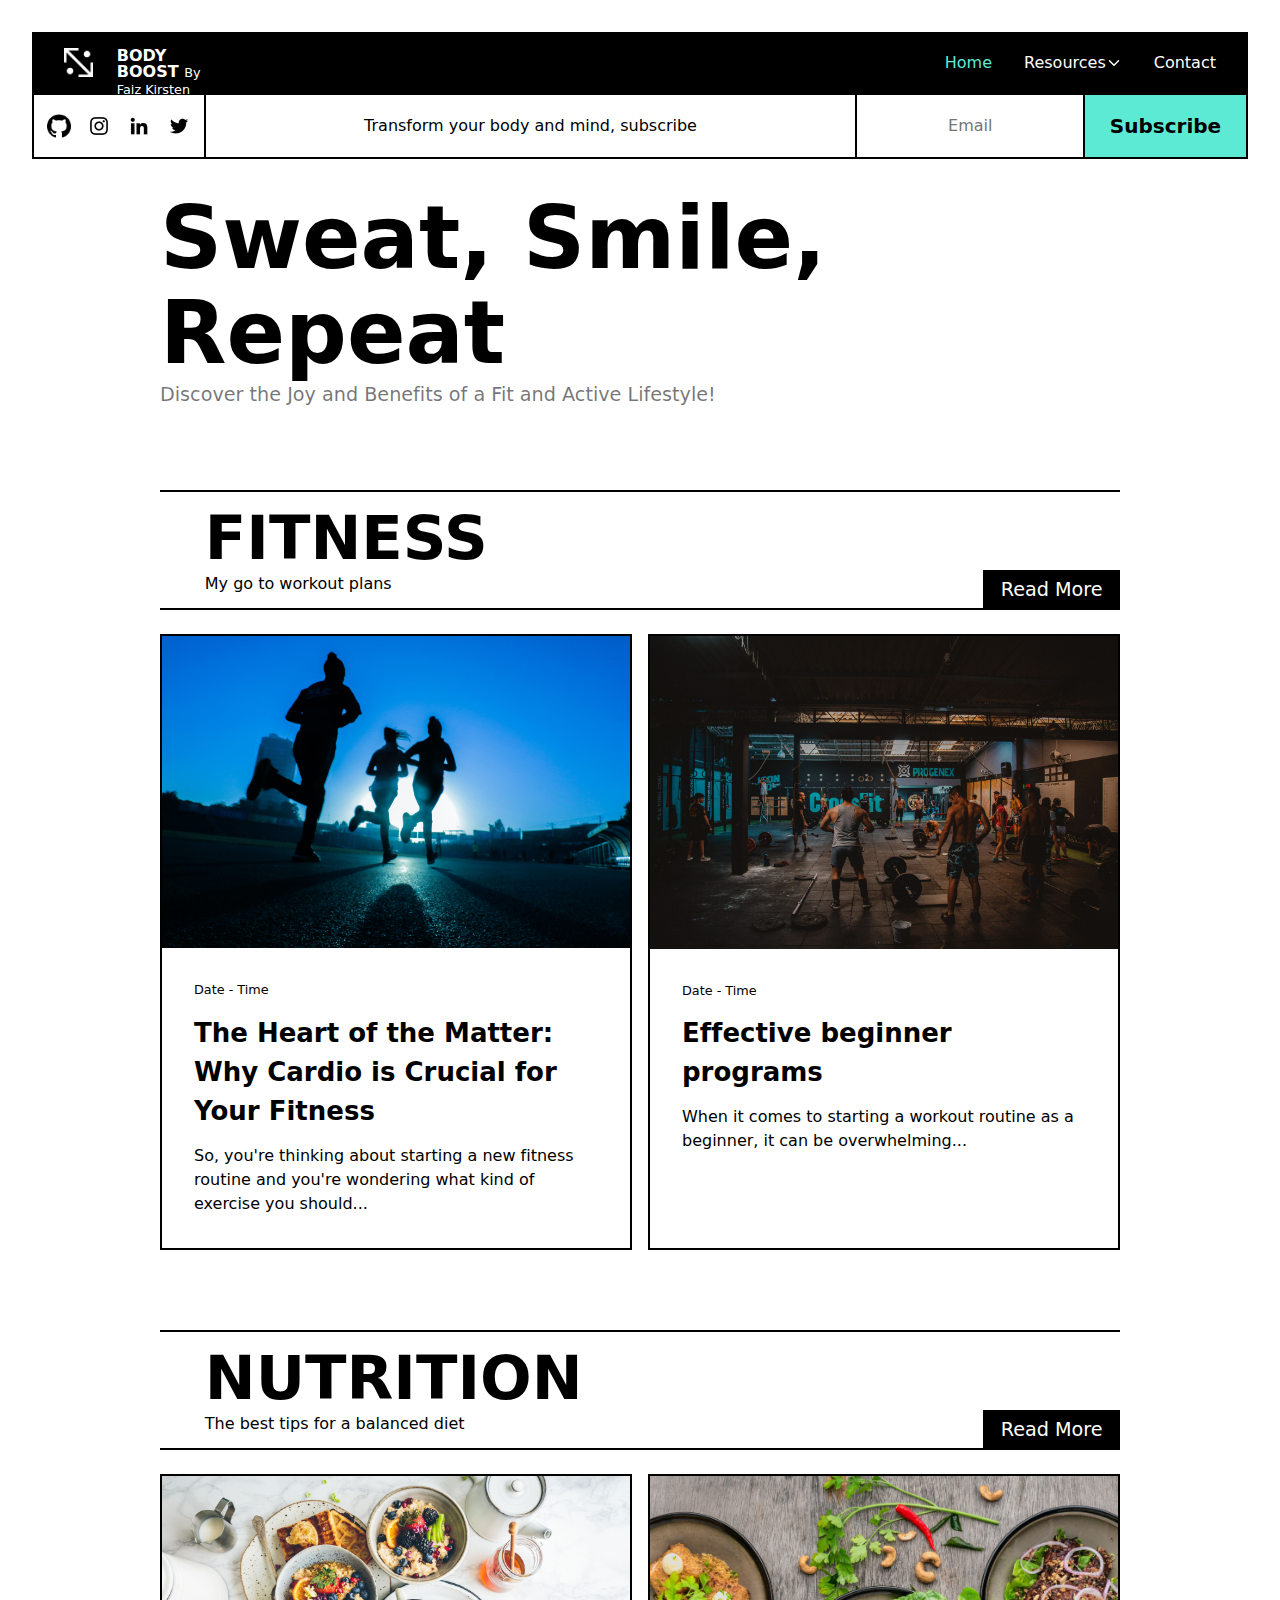
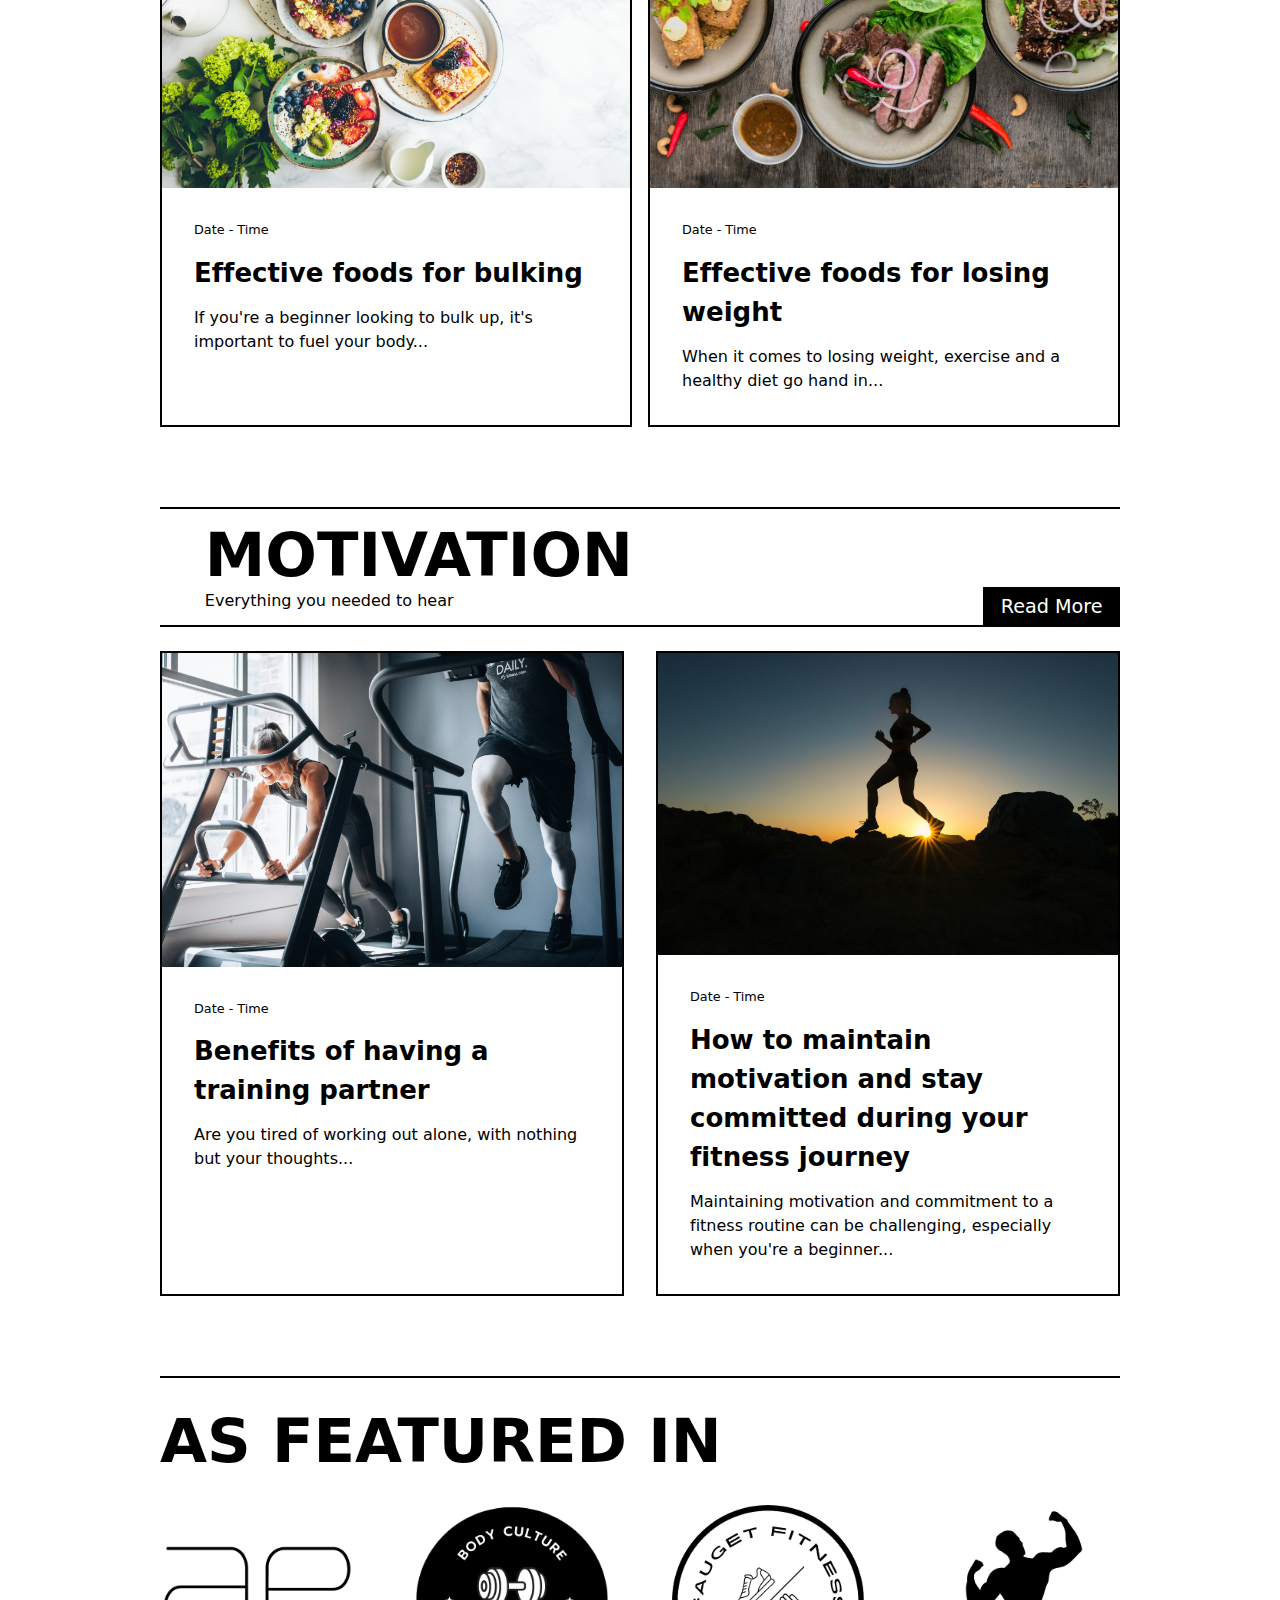
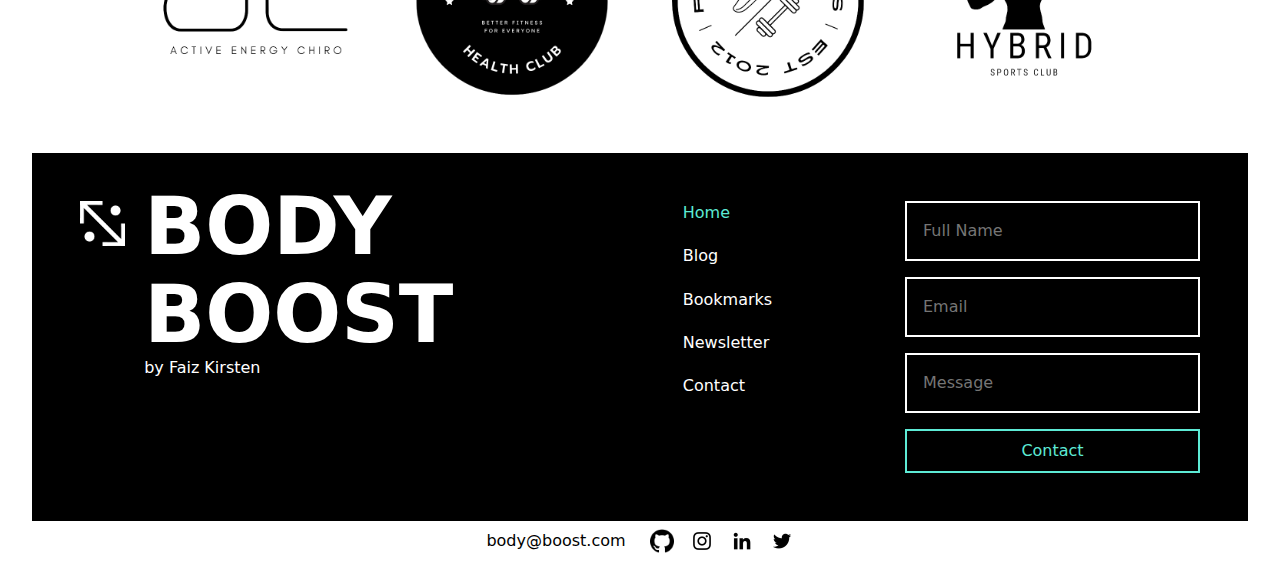
<file: index.html>
<!DOCTYPE html>
<html lang="en">
    <head>
        <meta charset="UTF-8" />
        <meta http-equiv="X-UA-Compatible" content="IE=edge" />
        <meta name="viewport" content="width=device-width, initial-scale=1.0" />
        <title>body-boost.com</title>
        <link rel="stylesheet" href="sass/index.css" />
        <script src="js/main.js" defer></script>
        <script
            src="https://code.jquery.com/jquery-3.6.4.min.js"
            integrity="sha256-oP6HI9z1XaZNBrJURtCoUT5SUnxFr8s3BzRl+cbzUq8="
            crossorigin="anonymous"></script>
    </head>

    <body>
        <!-- Mobile menu -->
        <div class="[ mobile-menu ][ scrollable ]">
            <img
                src="assets/icons/close-outline.svg"
                alt=""
                class="mobile-menu-close" />
            <ul class="[ mobile-menu-links ] [ ]" role="list">
                <li>
                    <a
                        href="index.html"
                        class="[ text-secondary-300 ][ link nav-link ]"
                        >Home</a
                    >
                </li>
                <li>
                    <a href="html/blog.html" class="link nav-link">Blog</a>
                </li>
                <li>
                    <a href="html/bookmarks.html" class="link nav-link"
                        >Bookmarks</a
                    >
                </li>
                <li>
                    <a href="html/newsletter.html" class="link nav-link ]"
                        >Newsletter</a
                    >
                </li>

                <li>
                    <a href="#footer" class="[ contact-link ][ link nav-link ]"
                        >Contact</a
                    >
                </li>
            </ul>
        </div>
        <header class="[ container-secondary-center ][ primary-header ]">
            <nav class="[ navbar ][ ]">
                <!-- flexbox -->
                <div
                    class="[ flex ][ bg-primary-400 flex-space-between padding-1 ][ navbar-top ]">
                    <div class="[ flex ][ ][ navbar-top-left ]">
                        <a href="index.html" class="company-logo-1">
                            <img src="assets/logo/body-boost-logo.png" alt="" />
                        </a>

                        <div class="navbar-company">
                            <a
                                href="index.html"
                                class="[ text-neutral-100 ][ link ][ ]">
                                <span class="[ fw-semi-bold ][ company-name ]">
                                    BODY BOOST
                                </span>
                                <span class="[ fw-light ][ company-owner ]"
                                    >By Faiz Kirsten
                                </span>
                            </a>
                        </div>
                    </div>
                    <!-- Mobile menu -->
                    <button>
                        <img
                            src="assets/icons/menu-outline.svg"
                            alt=""
                            class="mobile-menu-open" />
                    </button>

                    <!-- desktop menu-->
                    <ul class="[ ] [ nav-links navbar-top-right ]" role="list">
                        <li>
                            <a
                                href="index.html"
                                class="[ text-secondary-300 ][ link nav-link ]"
                                >Home</a
                            >
                        </li>

                        <li class="[ text-neutral-100 ][ dropdown-toggle ]">
                            Resources
                            <img
                                src="assets/icons/chevron-down-outline.svg"
                                alt="" />

                            <div class="[ dropdown-menu ]">
                                <a href="html/blog.html" class="link nav-link"
                                    >Blog</a
                                >
                                <a
                                    href="html/bookmarks.html"
                                    class="link nav-link"
                                    >Bookmarks</a
                                >
                                <a
                                    href="html/newsletter.html"
                                    class="link nav-link ]"
                                    >Newsletter</a
                                >
                            </div>
                        </li>

                        <li>
                            <a href="#footer" class="[ ][ link nav-link ]"
                                >Contact</a
                            >
                        </li>
                    </ul>
                </div>

                <!-- grid -->
                <div class="[ grid ][ ][ navbar-bottom ]">
                    <div class="[ fw-light ][ tagline ]">
                        Transform your body and mind, subscribe
                    </div>
                    <div class="[ flex ][ ][ social-links ]">
                        <a
                            href="https://github.com/faiz-kirsten"
                            target="_blank"
                            ><img
                                src="assets/socialMediaIcons/github.png"
                                alt="" /></a
                        ><a href=""
                            ><img
                                src="assets/socialMediaIcons/insta-icon.webp"
                                alt="" /></a
                        ><a
                            href="https://www.linkedin.com/in/faiz-kirsten-8547a625b/"
                            target="_blank"
                            ><img
                                src="assets/socialMediaIcons/linkedIn-icon.webp"
                                alt="" /></a
                        ><a href=""
                            ><img
                                src="assets/socialMediaIcons/twitter-icon.webp"
                                alt=""
                        /></a>
                    </div>

                    <div class="[ ][ navbar-email ]">
                        <input
                            type="email"
                            name=""
                            id=""
                            placeholder="Email"
                            class="[ flex flex-align-center flex-justify-center ][ border-none text-align-center ][ navbar-email-input ]" />
                    </div>

                    <button
                        data-type="primary"
                        class="[ border-none fw-semi-bold ][ subscribe ][ flex flex-justify-center ][ bg-secondary-300 ]">
                        Subscribe
                    </button>
                </div>
            </nav>
        </header>
        <main class="[ flow ][ container-primary-center ][ main-content-home ]">
            <div>
                <h1 class="primary-heading-1">Sweat, Smile, Repeat</h1>
                <p class="home-tagline">
                    Discover the Joy and Benefits of a Fit and Active Lifestyle!
                </p>
            </div>
            <article>
                <header class="secondary-header">
                    <h2>FITNESS</h2>
                    <span>My go to workout plans</span>
                    <a href="html/blog.html" data-type="secondary" class="link"
                        >Read More</a
                    >
                </header>
                <!-- grid -->
                <div class="auto-grid">
                    <div class="card">
                        <img
                            src="assets/blog/cardio.jpg"
                            alt=""
                            class="card-image" />

                        <div class="card-info">
                            <div>
                                <span class="card-date">Date - Time</span>
                            </div>
                            <a href="html/article1.html" class="card-info-link">
                                <p class="card-title">
                                    The Heart of the Matter: Why Cardio is
                                    Crucial for Your Fitness
                                </p>

                                <p class="card-description">
                                    So, you're thinking about starting a new
                                    fitness routine and you're wondering what
                                    kind of exercise you should...
                                </p>
                            </a>
                        </div>
                    </div>

                    <div class="card">
                        <img
                            src="assets/blog/beginner-programs.jpg"
                            alt=""
                            class="card-image" />
                        <div class="card-info">
                            <div>
                                <span class="card-date">Date - Time</span>
                            </div>
                            <a href="html/article2.html" class="card-info-link">
                                <p class="card-title">
                                    Effective beginner programs
                                </p>
                                <p class="card-description">
                                    When it comes to starting a workout routine
                                    as a beginner, it can be overwhelming...
                                </p>
                            </a>
                        </div>
                    </div>
                </div>
            </article>
            <article>
                <header class="secondary-header">
                    <h2>NUTRITION</h2>
                    <span>The best tips for a balanced diet</span>
                    <a href="blog.html" data-type="secondary" class="link"
                        >Read More</a
                    >
                </header>
                <!-- flex -->
                <div class="auto-grid">
                    <div class="card">
                        <img
                            src="assets/blog/bulking.jpg"
                            alt=""
                            class="card-image" />
                        <div class="card-info">
                            <div>
                                <span class="card-date">Date - Time</span>
                            </div>
                            <a href="html/article3.html" class="card-info-link">
                                <p class="card-title">
                                    Effective foods for bulking
                                </p>
                                <p class="card-description">
                                    If you're a beginner looking to bulk up,
                                    it's important to fuel your body...
                                </p>
                            </a>
                        </div>
                    </div>
                    <div class="card">
                        <img
                            src="assets/blog/lose-weight.jpg"
                            alt=""
                            class="card-image" />
                        <div class="card-info">
                            <div>
                                <span class="card-date">Date - Time</span>
                            </div>
                            <a href="html/article4.html" class="card-info-link">
                                <p class="card-title">
                                    Effective foods for losing weight
                                </p>
                                <p class="card-description">
                                    When it comes to losing weight, exercise and
                                    a healthy diet go hand in...
                                </p>
                            </a>
                        </div>
                    </div>
                </div>
            </article>
            <article>
                <header class="secondary-header">
                    <h2>MOTIVATION</h2>
                    <span>Everything you needed to hear</span>
                    <a href="html/blog.html" data-type="secondary" class="link"
                        >Read More</a
                    >
                </header>
                <!-- grid -->
                <div class="[ auto-grid ][ auto-grid-card ]">
                    <div class="card">
                        <img
                            src="assets/blog/friends-working-out.jpg"
                            alt=""
                            class="card-image" />
                        <div class="card-info flow">
                            <div>
                                <span class="[ ][ card-date ]"
                                    >Date - Time</span
                                >
                            </div>

                            <a href="html/article5.html" class="card-info-link">
                                <p class="card-title">
                                    Benefits of having a training partner
                                </p>
                                <p class="card-description">
                                    Are you tired of working out alone, with
                                    nothing but your thoughts...
                                </p>
                            </a>
                        </div>
                    </div>

                    <div class="card">
                        <img
                            src="assets/blog/maintaining-motivation.jpg"
                            alt=""
                            class="card-image" />
                        <div class="card-info">
                            <div>
                                <span class="card-date">Date - Time</span>
                            </div>
                            <a href="html/article6.html" class="card-info-link">
                                <p class="card-title">
                                    How to maintain motivation and stay
                                    committed during your fitness journey
                                </p>
                                <p class="card-description">
                                    Maintaining motivation and commitment to a
                                    fitness routine can be challenging,
                                    especially when you're a beginner...
                                </p>
                            </a>
                        </div>
                    </div>
                </div>
            </article>
            <section class="featured-section">
                <h2 class="featured-title">AS FEATURED IN</h2>
                <div class="[ ][ featured ]">
                    <img src="assets/featured/active-ec.png" alt="" />
                    <img src="assets/featured/body-culture.png" alt="" />
                    <img src="assets/featured/fauget-fitness.png" alt="" />
                    <img src="assets/featured/hybrid-fitness.png" alt="" />
                </div>
            </section>
        </main>
        <footer id="footer" class="[ container-secondary-center ]">
            <div class="[ grid ][ bg-primary-400 ][ footer-primary ]">
                <div class="[ flex ][ footer-company-details ]">
                    <a href="index.html">
                        <img
                            src="assets/logo/body-boost-logo.png"
                            alt=""
                            class="company-logo-2" />
                    </a>

                    <div class="[ footer-company ]">
                        <a href="index.html" class="[ link ]">
                            <span
                                class="[ fw-semi-bold ][ footer-company-name ]">
                                BODY BOOST
                            </span>
                            <br />

                            <span class="[ fw-light ][ footer-company-owner ]"
                                >by Faiz Kirsten
                            </span>
                        </a>
                    </div>
                </div>
                <ul
                    class="[ flex-col ] [ nav-links footer-nav-links ]"
                    role="list">
                    <li>
                        <a
                            href="index.html"
                            class="[ text-secondary-300 ][ link nav-link ]"
                            >Home</a
                        >
                    </li>
                    <li>
                        <a href="blog.html" class="link nav-link">Blog</a>
                    </li>
                    <li>
                        <a href="bookmarks.html" class="link nav-link"
                            >Bookmarks</a
                        >
                    </li>
                    <li>
                        <a href="newsletter.html" class="link nav-link ]"
                            >Newsletter</a
                        >
                    </li>
                    <li>
                        <a href="#footer" class="link nav-link">Contact</a>
                    </li>
                </ul>

                <form action="" class="[ flex flex-col ][ contact-form ]">
                    <input
                        type="text"
                        name=""
                        id=""
                        placeholder="Full Name"
                        required />
                    <input
                        type="email"
                        name=""
                        id=""
                        placeholder="Email"
                        class="contact-email"
                        required />
                    <textarea
                        name=""
                        id=""
                        cols="30"
                        rows="1"
                        placeholder="Message"></textarea>
                    <button
                        type="submit"
                        data-type="secondary"
                        class="[ text-secondary-300 ]">
                        Contact
                    </button>
                </form>
            </div>
            <div
                class="[ flex flex-align-center flex-justify-center ][ footer-secondary ]">
                <p>body@boost.com</p>
                <div
                    class="[ flex ][ flex-space-around ][ social-links footer-social-links ]">
                    <a href="https://github.com/faiz-kirsten" target="_blank"
                        ><img
                            src="assets/socialMediaIcons/github.png"
                            alt="" /></a
                    ><a href=""
                        ><img
                            src="assets/socialMediaIcons/insta-icon.webp"
                            alt="" /></a
                    ><a
                        href="https://www.linkedin.com/in/faiz-kirsten-8547a625b/"
                        target="_blank"
                        ><img
                            src="assets/socialMediaIcons/linkedIn-icon.webp"
                            alt="" /></a
                    ><a href=""
                        ><img
                            src="assets/socialMediaIcons/twitter-icon.webp"
                            alt=""
                    /></a>
                </div>
            </div>
        </footer>
    </body>
</html>
</file>
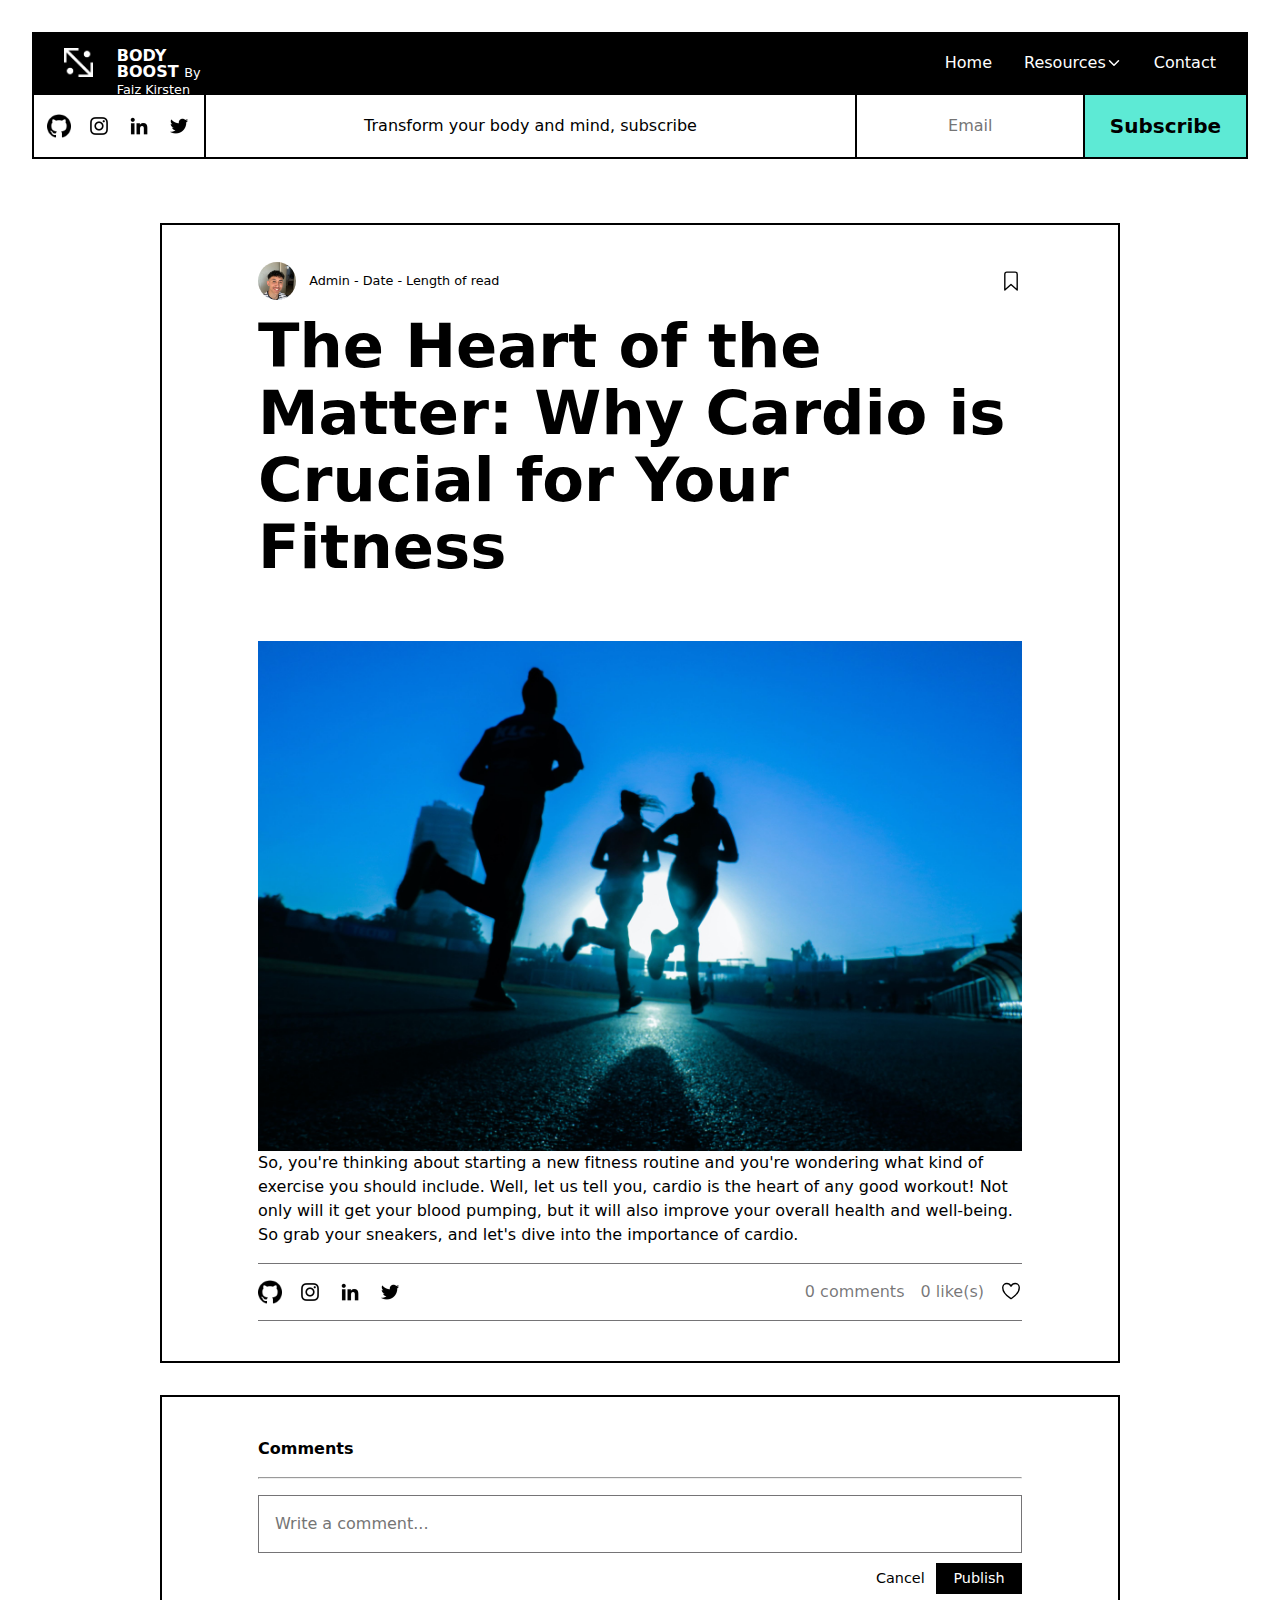
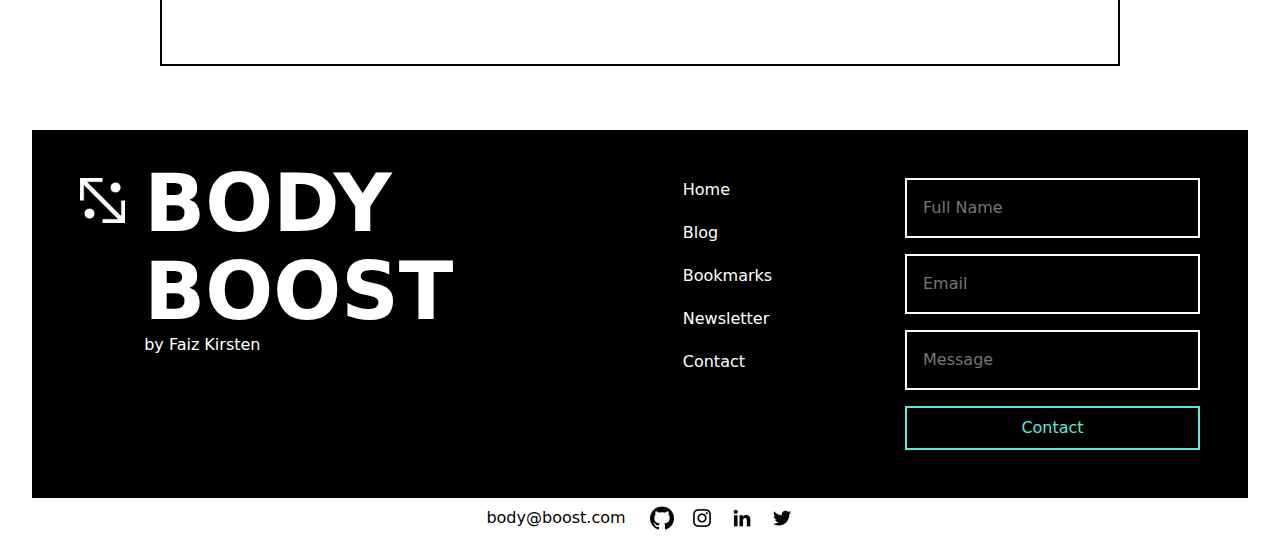
<file: html/article1.html>
<!DOCTYPE html>
<html lang="en">
    <head>
        <meta charset="UTF-8" />
        <meta http-equiv="X-UA-Compatible" content="IE=edge" />
        <meta name="viewport" content="width=device-width, initial-scale=1.0" />
        <title>body-boost.com</title>
        <link rel="stylesheet" href="../sass/index.css" />
        <script src="../js/main.js" defer></script>
        <script src="../js/comment.js" defer></script>
        <script src="../js/bookmark.js" defer></script>
        <script
            src="https://code.jquery.com/jquery-3.6.4.min.js"
            integrity="sha256-oP6HI9z1XaZNBrJURtCoUT5SUnxFr8s3BzRl+cbzUq8="
            crossorigin="anonymous"></script>
    </head>

    <body onload="checkBookmarkedOnLoad()">
        <!-- Mobile menu -->
        <div class="[ mobile-menu ][ scrollable ]">
            <img
                src="../assets/icons/close-outline.svg"
                alt=""
                class="mobile-menu-close" />
            <ul class="[ mobile-menu-links ] [ ]" role="list">
                <li>
                    <a href="../../index.html" class="[ ][ link nav-link ]"
                        >Home</a
                    >
                </li>
                <li>
                    <a href="blog.html" class="link nav-link">Blog</a>
                </li>
                <li>
                    <a href="bookmarks.html" class="link nav-link">Bookmarks</a>
                </li>
                <li>
                    <a href="newsletter.html" class="link nav-link ]"
                        >Newsletter</a
                    >
                </li>

                <li>
                    <a href="#footer" class="[ contact-link ][ link nav-link ]"
                        >Contact</a
                    >
                </li>
            </ul>
        </div>
        <header class="[ container-secondary-center ][ primary-header ]">
            <nav class="[ navbar ][ ]">
                <!-- flexbox -->
                <div
                    class="[ flex ][ bg-primary-400 flex-space-between padding-1 ][ navbar-top ]">
                    <div class="[ flex ][ ][ navbar-top-left ]">
                        <a href="../index.html" class="company-logo-1">
                            <img
                                src="../assets/logo/body-boost-logo.png"
                                alt="" />
                        </a>

                        <div class="navbar-company">
                            <a
                                href="../index.html"
                                class="[ text-neutral-100 ][ link ][ ]">
                                <span class="[ fw-semi-bold ][ company-name ]">
                                    BODY BOOST
                                </span>
                                <span class="[ fw-light ][ company-owner ]"
                                    >By Faiz Kirsten
                                </span>
                            </a>
                        </div>
                    </div>
                    <!-- Mobile menu -->
                    <button>
                        <img
                            src="../assets/icons/menu-outline.svg"
                            alt=""
                            class="mobile-menu-open" />
                    </button>

                    <!-- desktop menu-->
                    <ul class="[ ] [ nav-links navbar-top-right ]" role="list">
                        <li>
                            <a href="../index.html" class="[ ][ link nav-link ]"
                                >Home</a
                            >
                        </li>

                        <li class="[ text-neutral-100 ][ dropdown-toggle ]">
                            Resources
                            <img
                                src="../assets/icons/chevron-down-outline.svg"
                                alt="" />

                            <div class="[ dropdown-menu ]">
                                <a href="blog.html" class="link nav-link"
                                    >Blog</a
                                >
                                <a href="bookmarks.html" class="link nav-link"
                                    >Bookmarks</a
                                >
                                <a
                                    href="newsletter.html"
                                    class="link nav-link ]"
                                    >Newsletter</a
                                >
                            </div>
                        </li>

                        <li>
                            <a href="#footer" class="[ ][ link nav-link ]"
                                >Contact</a
                            >
                        </li>
                    </ul>
                </div>

                <!-- grid -->
                <div class="[ grid ][ ][ navbar-bottom ]">
                    <div class="[ fw-light ][ tagline ]">
                        Transform your body and mind, subscribe
                    </div>
                    <div class="[ flex ][ ][ social-links ]">
                        <a
                            href="https://github.com/faiz-kirsten"
                            target="_blank"
                            ><img
                                src="../assets/socialMediaIcons/github.png"
                                alt="" /></a
                        ><a href=""
                            ><img
                                src="../assets/socialMediaIcons/insta-icon.webp"
                                alt="" /></a
                        ><a
                            href="https://www.linkedin.com/in/faiz-kirsten-8547a625b/"
                            target="_blank"
                            ><img
                                src="../assets/socialMediaIcons/linkedIn-icon.webp"
                                alt="" /></a
                        ><a href=""
                            ><img
                                src="../assets/socialMediaIcons/twitter-icon.webp"
                                alt=""
                        /></a>
                    </div>

                    <div class="[ ][ navbar-email ]">
                        <input
                            type="email"
                            name=""
                            id=""
                            placeholder="Email"
                            class="[ flex flex-align-center flex-justify-center ][ border-none text-align-center ][ navbar-email-input ]" />
                    </div>

                    <button
                        data-type="primary"
                        class="[ border-none fw-semi-bold ][ subscribe ][ flex flex-justify-center ][ bg-secondary-300 ]">
                        Subscribe
                    </button>
                </div>
            </nav>
        </header>
        <main class="[ ][ container-primary-center ][ main-content-article ]">
            <article class="article-main flow">
                <div
                    class="[ flex flex-align-center ][ flex-space-between fw-light ][ article-metadata ]">
                    <div
                        class="[ flex flex-align-center ][ article-metadata-info ]">
                        <img
                            src="../assets/user/IMG_4270.jpg"
                            alt=""
                            class="user-image" />
                        <span class="">Admin - Date - Length of read</span>
                    </div>
                    <img
                        src="../assets/icons/bookmark-outline (1).svg"
                        alt=""
                        class="bookmark-icon" />
                </div>

                <h2 class="article-title">
                    The Heart of the Matter: Why Cardio is Crucial for Your
                    Fitness
                </h2>

                <section class="article-content">
                    <img
                        src="../assets/blog/cardio.jpg"
                        alt=""
                        class="article-image" />
                    <p>
                        So, you're thinking about starting a new fitness routine
                        and you're wondering what kind of exercise you should
                        include. Well, let us tell you, cardio is the heart of
                        any good workout! Not only will it get your blood
                        pumping, but it will also improve your overall health
                        and well-being. So grab your sneakers, and let's dive
                        into the importance of cardio.
                    </p>
                </section>

                <section
                    class="[ flex ][ flex-space-between flex-align-center ][ article-footer ]">
                    <div class="[ flex ][ ][ social-links ]">
                        <a href=""
                            ><img
                                src="../assets/socialMediaIcons/github.png"
                                alt="" /></a
                        ><a href=""
                            ><img
                                src="../assets/socialMediaIcons/insta-icon.webp"
                                alt="" /></a
                        ><a href=""
                            ><img
                                src="../assets/socialMediaIcons/linkedIn-icon.webp"
                                alt="" /></a
                        ><a href=""
                            ><img
                                src="../assets/socialMediaIcons/twitter-icon.webp"
                                alt=""
                        /></a>
                    </div>
                    <div class="flex">
                        <div><span id="comment-counter">0</span> comments</div>
                        <div><span id="like-counter">0</span> like(s)</div>
                        <img
                            src="../assets/icons/heart-outline (1).svg"
                            alt=""
                            class="heart-icon" />
                    </div>
                </section>
            </article>
            <section class="comment-section flow">
                <p class="fw-semi-bold">Comments</p>
                <hr />
                <form action="" class="comment-form">
                    <textarea
                        name=""
                        id=""
                        rows="1"
                        placeholder="Write a comment..."
                        class="comment-input"></textarea>

                    <!-- Position these buttons absolutely -->
                    <div>
                        <button data-type="comment-cancel" id="comment-cancel">
                            Cancel
                        </button>
                        <button
                            data-type="comment-publish"
                            class="[ bg-primary-400 ][ ]"
                            id="comment-publish">
                            Publish
                        </button>
                    </div>
                </form>

                <div class="[ fw-light ][ comments ]" id="comments"></div>
            </section>
        </main>
        <footer id="footer" class="[ container-secondary-center ]">
            <div class="[ grid ][ bg-primary-400 ][ footer-primary ]">
                <div class="[ flex ][ footer-company-details ]">
                    <a href="../index.html">
                        <img
                            src="../assets/logo/body-boost-logo.png"
                            alt=""
                            class="company-logo-2" />
                    </a>

                    <div class="[ footer-company ]">
                        <a href="../index.html" class="[ link ]">
                            <span
                                class="[ fw-semi-bold ][ footer-company-name ]">
                                BODY BOOST
                            </span>
                            <br />

                            <span class="[ fw-light ][ footer-company-owner ]"
                                >by Faiz Kirsten
                            </span>
                        </a>
                    </div>
                </div>
                <ul
                    class="[ flex-col ] [ nav-links footer-nav-links ]"
                    role="list">
                    <li>
                        <a href="../index.html" class="[ ][ link nav-link ]"
                            >Home</a
                        >
                    </li>
                    <li>
                        <a href="blog.html" class="link nav-link">Blog</a>
                    </li>
                    <li>
                        <a href="bookmarks.html" class="link nav-link"
                            >Bookmarks</a
                        >
                    </li>

                    <li>
                        <a href="newsletter.html" class="link nav-link ]"
                            >Newsletter</a
                        >
                    </li>
                    <li>
                        <a href="#footer" class="link nav-link">Contact</a>
                    </li>
                </ul>
                <form class="[ flex flex-col ][ contact-form ]">
                    <input
                        type="text"
                        name=""
                        id=""
                        placeholder="Full Name"
                        required />
                    <input
                        type="email"
                        name=""
                        id=""
                        placeholder="Email"
                        required />
                    <textarea
                        name=""
                        id=""
                        cols="30"
                        rows="1"
                        placeholder="Message"></textarea>
                    <button
                        type="submit"
                        data-type="secondary"
                        class="[ text-secondary-300 ]">
                        Contact
                    </button>
                </form>
            </div>
            <div
                class="[ flex flex-align-center flex-justify-center ][ footer-secondary ]">
                <p>body@boost.com</p>
                <div
                    class="[ flex ][ flex-space-around ][ social-links footer-social-links ]">
                    <a href="https://github.com/faiz-kirsten" target="_blank"
                        ><img
                            src="../assets/socialMediaIcons/github.png"
                            alt="" /></a
                    ><a href=""
                        ><img
                            src="../assets/socialMediaIcons/insta-icon.webp"
                            alt="" /></a
                    ><a
                        href="https://www.linkedin.com/in/faiz-kirsten-8547a625b/"
                        target="_blank"
                        ><img
                            src="../assets/socialMediaIcons/linkedIn-icon.webp"
                            alt="" /></a
                    ><a href=""
                        ><img
                            src="../assets/socialMediaIcons/twitter-icon.webp"
                            alt=""
                    /></a>
                </div>
            </div>
        </footer>
    </body>
</html>
</file>
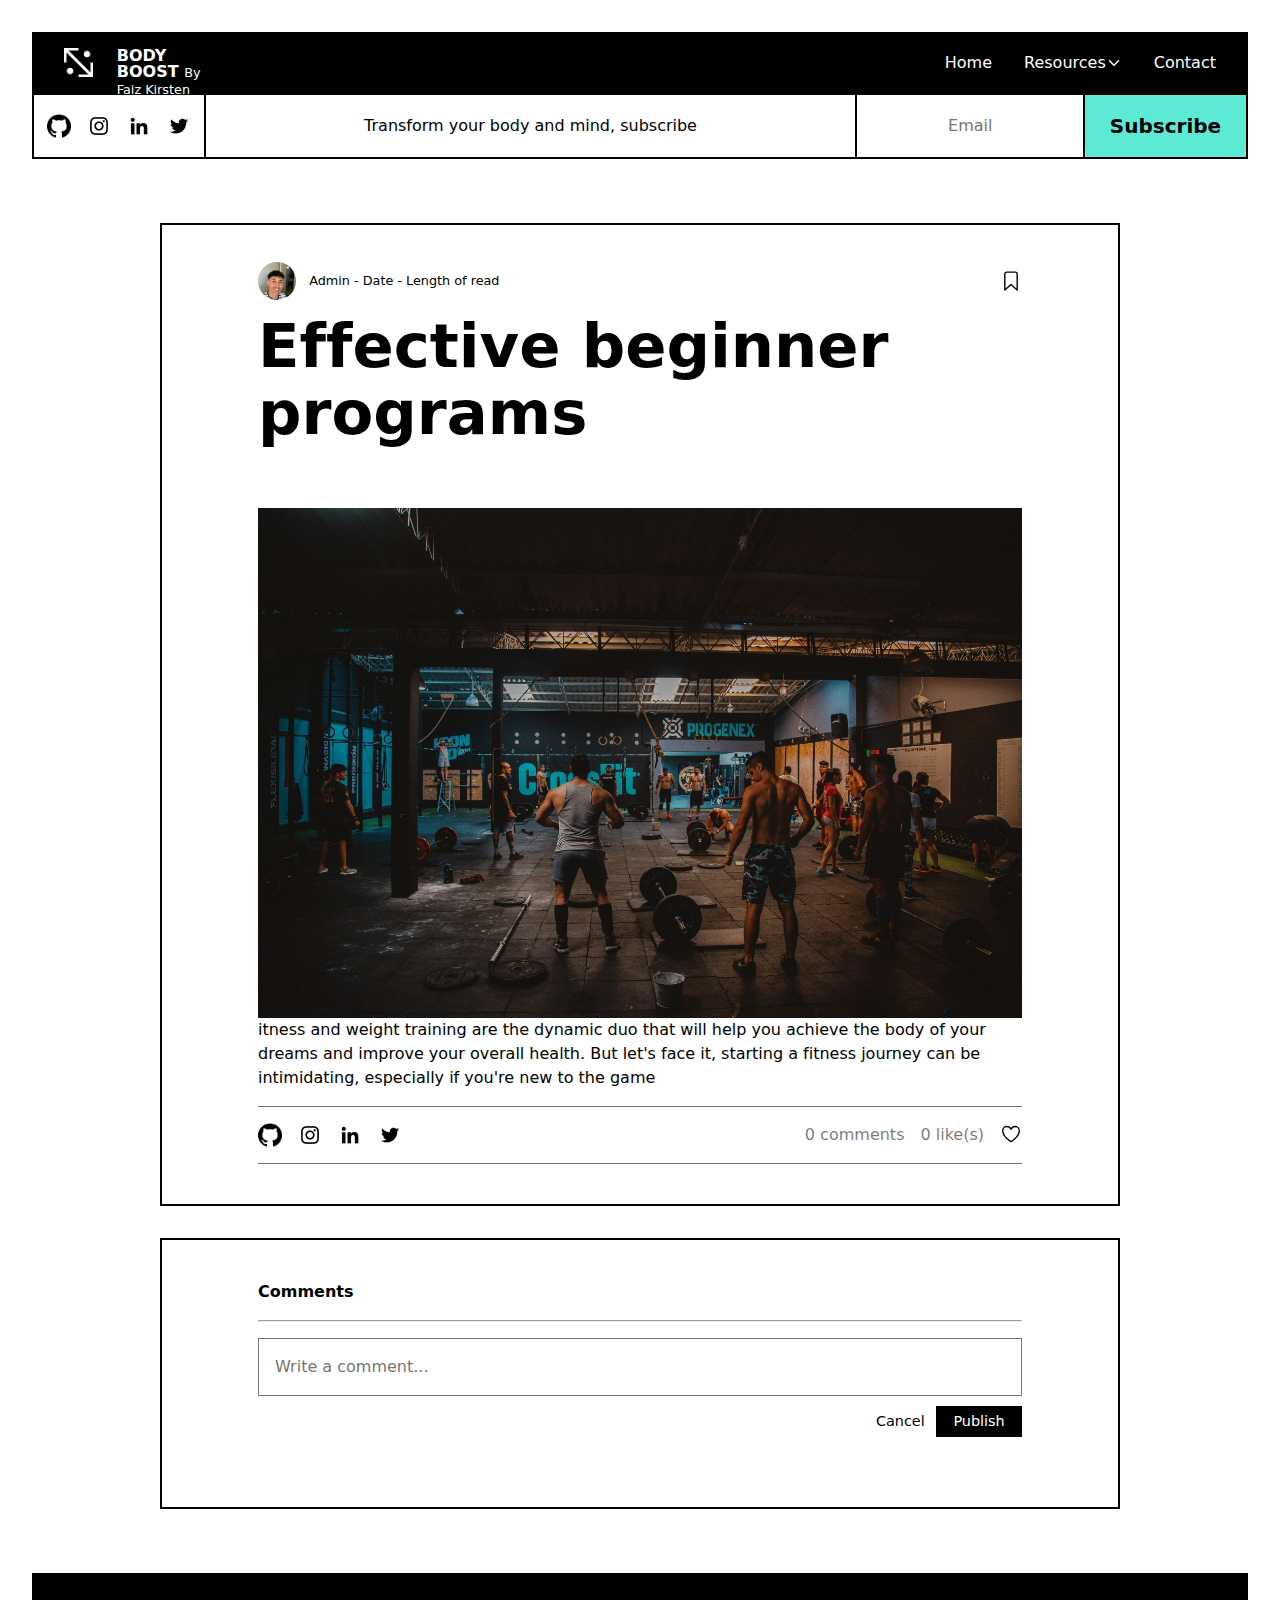
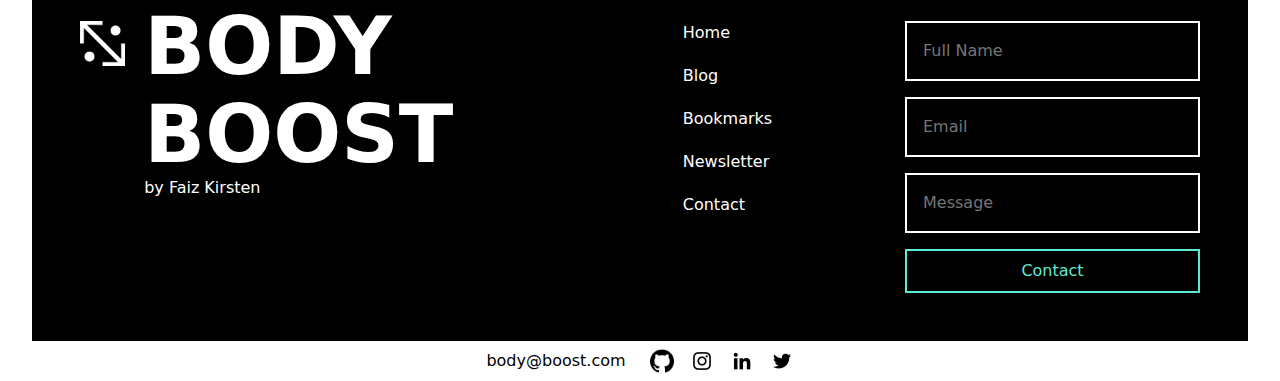
<file: html/article2.html>
<!DOCTYPE html>
<html lang="en">
    <head>
        <meta charset="UTF-8" />
        <meta http-equiv="X-UA-Compatible" content="IE=edge" />
        <meta name="viewport" content="width=device-width, initial-scale=1.0" />
        <title>body-boost.com</title>
        <link rel="stylesheet" href="../sass/index.css" />
        <script src="../js/main.js" defer></script>
        <script src="../js/comment.js" defer></script>
        <script src="../js/bookmark.js" defer></script>
        <script
            src="https://code.jquery.com/jquery-3.6.4.min.js"
            integrity="sha256-oP6HI9z1XaZNBrJURtCoUT5SUnxFr8s3BzRl+cbzUq8="
            crossorigin="anonymous"></script>
    </head>

    <body onload="checkBookmarkedOnLoad()">
        <!-- Mobile menu -->
        <div class="[ mobile-menu ][ scrollable ]">
            <img
                src="../assets/icons/close-outline.svg"
                alt=""
                class="mobile-menu-close" />
            <ul class="[ mobile-menu-links ] [ ]" role="list">
                <li>
                    <a href="../index.html" class="[ ][ link nav-link ]"
                        >Home</a
                    >
                </li>
                <li>
                    <a href="blog.html" class="link nav-link">Blog</a>
                </li>
                <li>
                    <a href="bookmarks.html" class="link nav-link">Bookmarks</a>
                </li>
                <li>
                    <a href="newsletter.html" class="link nav-link ]"
                        >Newsletter</a
                    >
                </li>

                <li>
                    <a href="#footer" class="[ contact-link ][ link nav-link ]"
                        >Contact</a
                    >
                </li>
            </ul>
        </div>
        <header class="[ container-secondary-center ][ primary-header ]">
            <nav class="[ navbar ][ ]">
                <!-- flexbox -->
                <div
                    class="[ flex ][ bg-primary-400 flex-space-between padding-1 ][ navbar-top ]">
                    <div class="[ flex ][ ][ navbar-top-left ]">
                        <a href="../index.html" class="company-logo-1">
                            <img
                                src="../assets/logo/body-boost-logo.png"
                                alt="" />
                        </a>

                        <div class="navbar-company">
                            <a
                                href="../index.html"
                                class="[ text-neutral-100 ][ link ][ ]">
                                <span class="[ fw-semi-bold ][ company-name ]">
                                    BODY BOOST
                                </span>
                                <span class="[ fw-light ][ company-owner ]"
                                    >By Faiz Kirsten
                                </span>
                            </a>
                        </div>
                    </div>
                    <!-- Mobile menu -->
                    <button>
                        <img
                            src="../assets/icons/menu-outline.svg"
                            alt=""
                            class="mobile-menu-open" />
                    </button>

                    <!-- desktop menu-->
                    <ul class="[ ] [ nav-links navbar-top-right ]" role="list">
                        <li>
                            <a href="../index.html" class="[ ][ link nav-link ]"
                                >Home</a
                            >
                        </li>

                        <li class="[ text-neutral-100 ][ dropdown-toggle ]">
                            Resources
                            <img
                                src="../assets/icons/chevron-down-outline.svg"
                                alt="" />

                            <div class="[ dropdown-menu ]">
                                <a href="blog.html" class="link nav-link"
                                    >Blog</a
                                >
                                <a href="bookmarks.html" class="link nav-link"
                                    >Bookmarks</a
                                >
                                <a
                                    href="newsletter.html"
                                    class="link nav-link ]"
                                    >Newsletter</a
                                >
                            </div>
                        </li>

                        <li>
                            <a href="#footer" class="[ ][ link nav-link ]"
                                >Contact</a
                            >
                        </li>
                    </ul>
                </div>

                <!-- grid -->
                <div class="[ grid ][ ][ navbar-bottom ]">
                    <div class="[ fw-light ][ tagline ]">
                        Transform your body and mind, subscribe
                    </div>
                    <div class="[ flex ][ ][ social-links ]">
                        <a
                            href="https://github.com/faiz-kirsten"
                            target="_blank"
                            ><img
                                src="../assets/socialMediaIcons/github.png"
                                alt="" /></a
                        ><a href=""
                            ><img
                                src="../assets/socialMediaIcons/insta-icon.webp"
                                alt="" /></a
                        ><a
                            href="https://www.linkedin.com/in/faiz-kirsten-8547a625b/"
                            target="_blank"
                            ><img
                                src="../assets/socialMediaIcons/linkedIn-icon.webp"
                                alt="" /></a
                        ><a href=""
                            ><img
                                src="../assets/socialMediaIcons/twitter-icon.webp"
                                alt=""
                        /></a>
                    </div>

                    <div class="[ ][ navbar-email ]">
                        <input
                            type="email"
                            name=""
                            id=""
                            placeholder="Email"
                            class="[ flex flex-align-center flex-justify-center ][ border-none text-align-center ][ navbar-email-input ]" />
                    </div>

                    <button
                        data-type="primary"
                        class="[ border-none fw-semi-bold ][ subscribe ][ flex flex-justify-center ][ bg-secondary-300 ]">
                        Subscribe
                    </button>
                </div>
            </nav>
        </header>
        <main class="[ ][ container-primary-center ][ main-content-article ]">
            <article class="article-main flow">
                <div
                    class="[ flex flex-align-center ][ flex-space-between fw-light ][ article-metadata ]">
                    <div
                        class="[ flex flex-align-center ][ article-metadata-info ]">
                        <img
                            src="../assets/user/IMG_4270.jpg"
                            alt=""
                            class="user-image" />
                        <span class="">Admin - Date - Length of read</span>
                    </div>
                    <img
                        src="../assets/icons/bookmark-outline (1).svg"
                        alt=""
                        class="bookmark-icon" />
                </div>

                <h2 class="article-title">Effective beginner programs</h2>

                <section class="article-content">
                    <img
                        src="../assets/blog/beginner-programs.jpg"
                        alt=""
                        class="article-image" />
                    <p>
                        itness and weight training are the dynamic duo that will
                        help you achieve the body of your dreams and improve
                        your overall health. But let's face it, starting a
                        fitness journey can be intimidating, especially if
                        you're new to the game
                    </p>
                </section>

                <section
                    class="[ flex ][ flex-space-between flex-align-center ][ article-footer ]">
                    <div class="[ flex ][ ][ social-links ]">
                        <a href=""
                            ><img
                                src="../assets/socialMediaIcons/github.png"
                                alt="" /></a
                        ><a href=""
                            ><img
                                src="../assets/socialMediaIcons/insta-icon.webp"
                                alt="" /></a
                        ><a href=""
                            ><img
                                src="../assets/socialMediaIcons/linkedIn-icon.webp"
                                alt="" /></a
                        ><a href=""
                            ><img
                                src="../assets/socialMediaIcons/twitter-icon.webp"
                                alt=""
                        /></a>
                    </div>
                    <div class="flex">
                        <div><span id="comment-counter">0</span> comments</div>
                        <div><span id="like-counter">0</span> like(s)</div>
                        <img
                            src="../assets/icons/heart-outline (1).svg"
                            alt=""
                            class="heart-icon" />
                    </div>
                </section>
            </article>
            <section class="comment-section flow">
                <p class="fw-semi-bold">Comments</p>
                <hr />
                <form action="" class="comment-form">
                    <textarea
                        name=""
                        id=""
                        rows="1"
                        placeholder="Write a comment..."
                        class="comment-input"></textarea>

                    <!-- Position these buttons absolutely -->
                    <div>
                        <button data-type="comment-cancel" id="comment-cancel">
                            Cancel
                        </button>
                        <button
                            data-type="comment-publish"
                            class="[ bg-primary-400 ][ ]"
                            id="comment-publish">
                            Publish
                        </button>
                    </div>
                </form>

                <div class="[ fw-light ][ comments ]" id="comments"></div>
            </section>
        </main>
        <footer id="footer" class="[ container-secondary-center ]">
            <div class="[ grid ][ bg-primary-400 ][ footer-primary ]">
                <div class="[ flex ][ footer-company-details ]">
                    <a href="../index.html">
                        <img
                            src="../assets/logo/body-boost-logo.png"
                            alt=""
                            class="company-logo-2" />
                    </a>

                    <div class="[ footer-company ]">
                        <a href="../index.html" class="[ link ]">
                            <span
                                class="[ fw-semi-bold ][ footer-company-name ]">
                                BODY BOOST
                            </span>
                            <br />

                            <span class="[ fw-light ][ footer-company-owner ]"
                                >by Faiz Kirsten
                            </span>
                        </a>
                    </div>
                </div>
                <ul
                    class="[ flex-col ] [ nav-links footer-nav-links ]"
                    role="list">
                    <li>
                        <a href="../index.html" class="[ ][ link nav-link ]"
                            >Home</a
                        >
                    </li>
                    <li>
                        <a href="blog.html" class="link nav-link">Blog</a>
                    </li>
                    <li>
                        <a href="bookmarks.html" class="link nav-link"
                            >Bookmarks</a
                        >
                    </li>

                    <li>
                        <a href="newsletter.html" class="link nav-link ]"
                            >Newsletter</a
                        >
                    </li>
                    <li>
                        <a href="#footer" class="link nav-link">Contact</a>
                    </li>
                </ul>
                <form class="[ flex flex-col ][ contact-form ]">
                    <input
                        type="text"
                        name=""
                        id=""
                        placeholder="Full Name"
                        required />
                    <input
                        type="email"
                        name=""
                        id=""
                        placeholder="Email"
                        required />
                    <textarea
                        name=""
                        id=""
                        cols="30"
                        rows="1"
                        placeholder="Message"></textarea>
                    <button
                        type="submit"
                        data-type="secondary"
                        class="[ text-secondary-300 ]">
                        Contact
                    </button>
                </form>
            </div>
            <div
                class="[ flex flex-align-center flex-justify-center ][ footer-secondary ]">
                <p>body@boost.com</p>
                <div
                    class="[ flex ][ flex-space-around ][ social-links footer-social-links ]">
                    <a href="https://github.com/faiz-kirsten" target="_blank"
                        ><img
                            src="../assets/socialMediaIcons/github.png"
                            alt="" /></a
                    ><a href=""
                        ><img
                            src="../assets/socialMediaIcons/insta-icon.webp"
                            alt="" /></a
                    ><a
                        href="https://www.linkedin.com/in/faiz-kirsten-8547a625b/"
                        target="_blank"
                        ><img
                            src="../assets/socialMediaIcons/linkedIn-icon.webp"
                            alt="" /></a
                    ><a href=""
                        ><img
                            src="../assets/socialMediaIcons/twitter-icon.webp"
                            alt=""
                    /></a>
                </div>
            </div>
        </footer>
    </body>
</html>
</file>
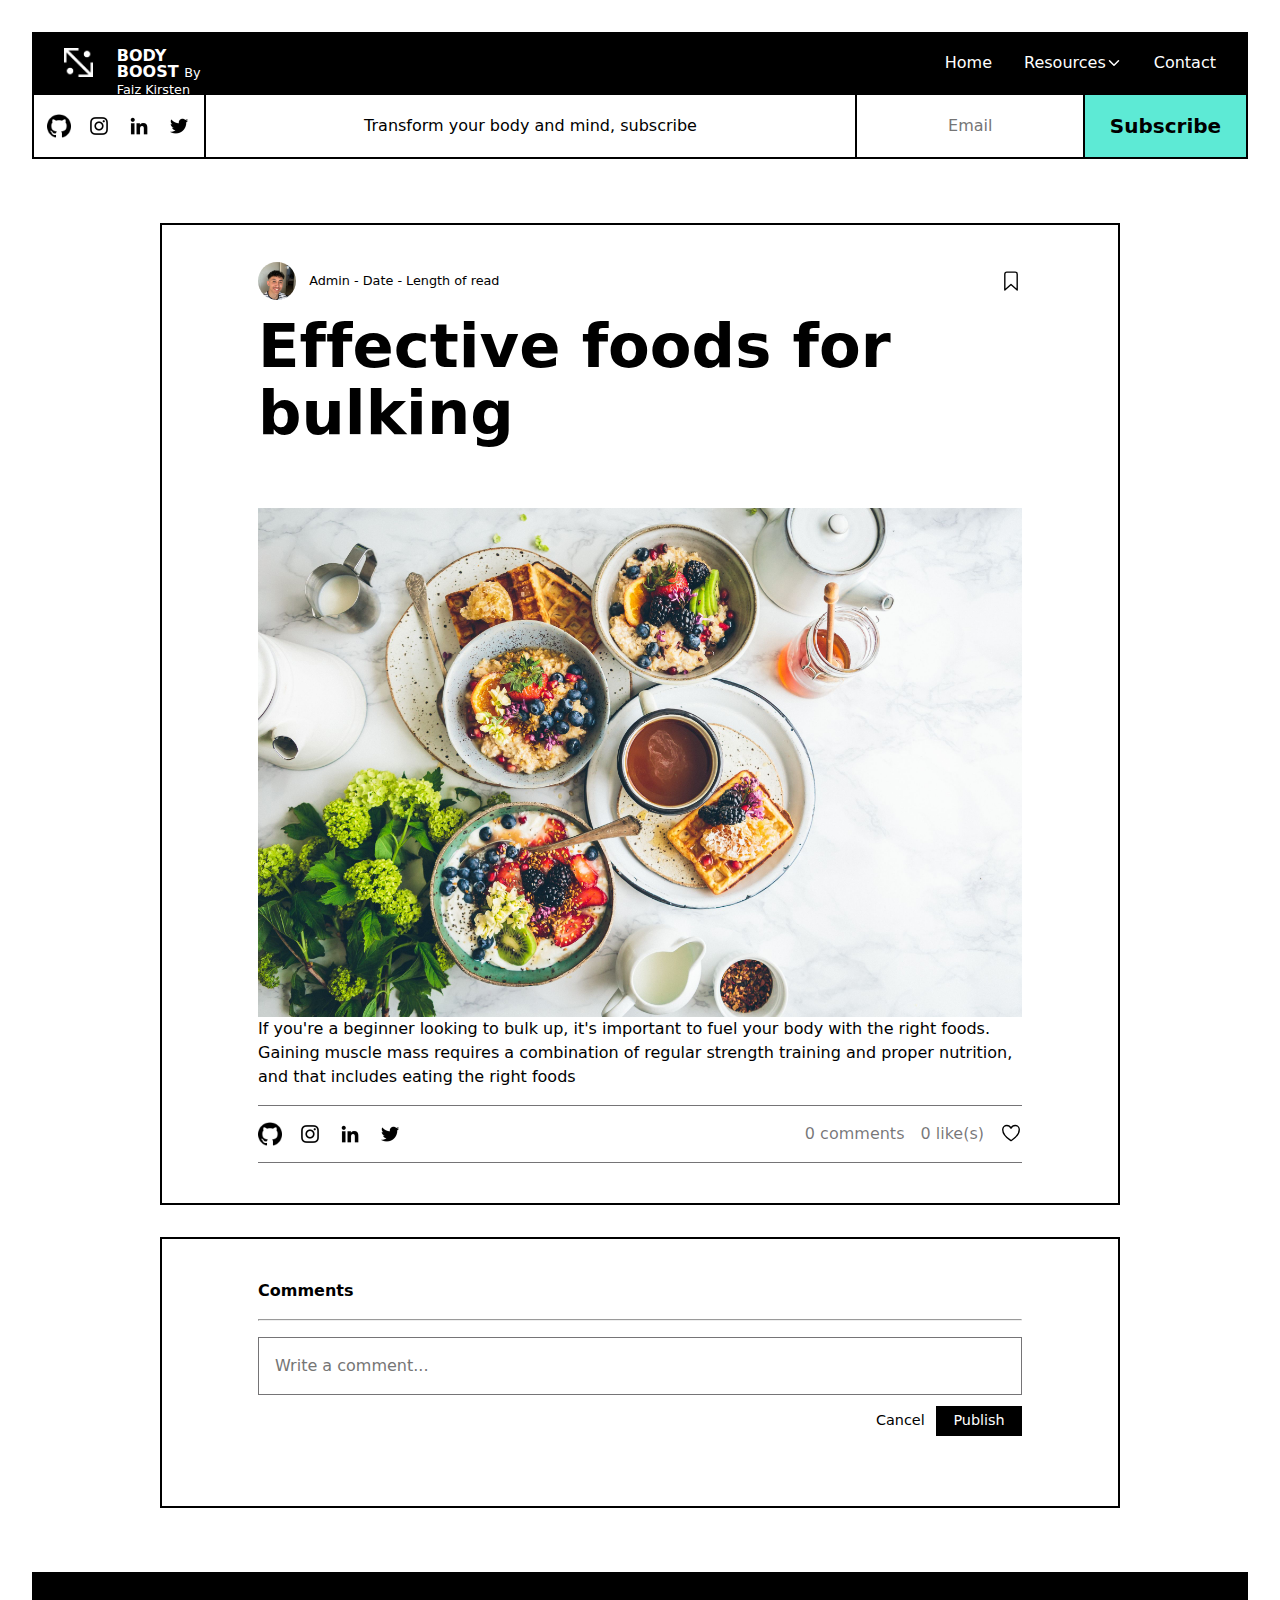
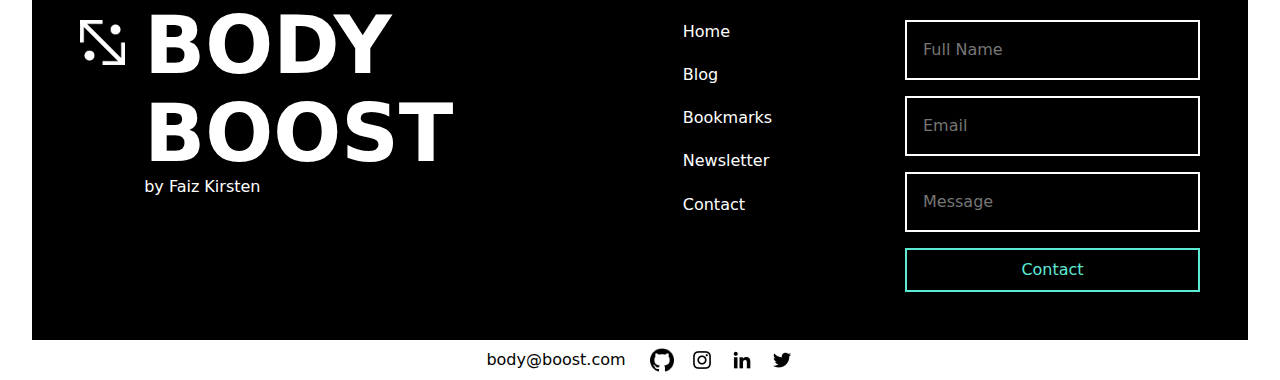
<file: html/article3.html>
<!DOCTYPE html>
<html lang="en">
    <head>
        <meta charset="UTF-8" />
        <meta http-equiv="X-UA-Compatible" content="IE=edge" />
        <meta name="viewport" content="width=device-width, initial-scale=1.0" />
        <title>body-boost.com</title>
        <link rel="stylesheet" href="../sass/index.css" />
        <script src="../js/main.js" defer></script>
        <script src="../js/comment.js" defer></script>
        <script src="../js/bookmark.js" defer></script>
        <script
            src="https://code.jquery.com/jquery-3.6.4.min.js"
            integrity="sha256-oP6HI9z1XaZNBrJURtCoUT5SUnxFr8s3BzRl+cbzUq8="
            crossorigin="anonymous"></script>
    </head>

    <body onload="checkBookmarkedOnLoad()">
        <!-- Mobile menu -->
        <div class="[ mobile-menu ][ scrollable ]">
            <img
                src="../assets/icons/close-outline.svg"
                alt=""
                class="mobile-menu-close" />
            <ul class="[ mobile-menu-links ] [ ]" role="list">
                <li>
                    <a href="../index.html" class="[ ][ link nav-link ]"
                        >Home</a
                    >
                </li>
                <li>
                    <a href="blog.html" class="link nav-link">Blog</a>
                </li>
                <li>
                    <a href="bookmarks.html" class="link nav-link">Bookmarks</a>
                </li>
                <li>
                    <a href="newsletter.html" class="link nav-link ]"
                        >Newsletter</a
                    >
                </li>

                <li>
                    <a href="#footer" class="[ contact-link ][ link nav-link ]"
                        >Contact</a
                    >
                </li>
            </ul>
        </div>
        <header class="[ container-secondary-center ][ primary-header ]">
            <nav class="[ navbar ][ ]">
                <!-- flexbox -->
                <div
                    class="[ flex ][ bg-primary-400 flex-space-between padding-1 ][ navbar-top ]">
                    <div class="[ flex ][ ][ navbar-top-left ]">
                        <a href="../index.html" class="company-logo-1">
                            <img
                                src="../assets/logo/body-boost-logo.png"
                                alt="" />
                        </a>

                        <div class="navbar-company">
                            <a
                                href="../index.html"
                                class="[ text-neutral-100 ][ link ][ ]">
                                <span class="[ fw-semi-bold ][ company-name ]">
                                    BODY BOOST
                                </span>
                                <span class="[ fw-light ][ company-owner ]"
                                    >By Faiz Kirsten
                                </span>
                            </a>
                        </div>
                    </div>
                    <!-- Mobile menu -->
                    <button>
                        <img
                            src="../assets/icons/menu-outline.svg"
                            alt=""
                            class="mobile-menu-open" />
                    </button>

                    <!-- desktop menu-->
                    <ul class="[ ] [ nav-links navbar-top-right ]" role="list">
                        <li>
                            <a href="../index.html" class="[ ][ link nav-link ]"
                                >Home</a
                            >
                        </li>

                        <li class="[ text-neutral-100 ][ dropdown-toggle ]">
                            Resources
                            <img
                                src="../assets/icons/chevron-down-outline.svg"
                                alt="" />

                            <div class="[ dropdown-menu ]">
                                <a href="blog.html" class="link nav-link"
                                    >Blog</a
                                >
                                <a href="bookmarks.html" class="link nav-link"
                                    >Bookmarks</a
                                >
                                <a
                                    href="newsletter.html"
                                    class="link nav-link ]"
                                    >Newsletter</a
                                >
                            </div>
                        </li>

                        <li>
                            <a href="#footer" class="[ ][ link nav-link ]"
                                >Contact</a
                            >
                        </li>
                    </ul>
                </div>

                <!-- grid -->
                <div class="[ grid ][ ][ navbar-bottom ]">
                    <div class="[ fw-light ][ tagline ]">
                        Transform your body and mind, subscribe
                    </div>
                    <div class="[ flex ][ ][ social-links ]">
                        <a href=""
                            ><img
                                src="../assets/socialMediaIcons/github.png"
                                alt="" /></a
                        ><a href=""
                            ><img
                                src="../assets/socialMediaIcons/insta-icon.webp"
                                alt="" /></a
                        ><a
                            href="https://www.linkedin.com/in/faiz-kirsten-8547a625b/"
                            target="_blank"
                            ><img
                                src="../assets/socialMediaIcons/linkedIn-icon.webp"
                                alt="" /></a
                        ><a href=""
                            ><img
                                src="../assets/socialMediaIcons/twitter-icon.webp"
                                alt=""
                        /></a>
                    </div>

                    <div class="[ ][ navbar-email ]">
                        <input
                            type="email"
                            name=""
                            id=""
                            placeholder="Email"
                            class="[ flex flex-align-center flex-justify-center ][ border-none text-align-center ][ navbar-email-input ]" />
                    </div>

                    <button
                        data-type="primary"
                        class="[ border-none fw-semi-bold ][ subscribe ][ flex flex-justify-center ][ bg-secondary-300 ]">
                        Subscribe
                    </button>
                </div>
            </nav>
        </header>
        <main class="[ ][ container-primary-center ][ main-content-article ]">
            <article class="article-main flow">
                <div
                    class="[ flex flex-align-center ][ flex-space-between fw-light ][ article-metadata ]">
                    <div
                        class="[ flex flex-align-center ][ article-metadata-info ]">
                        <img
                            src="../assets/user/IMG_4270.jpg"
                            alt=""
                            class="user-image" />
                        <span class="">Admin - Date - Length of read</span>
                    </div>
                    <img
                        src="../assets/icons/bookmark-outline (1).svg"
                        alt=""
                        class="bookmark-icon" />
                </div>

                <h2 class="article-title">Effective foods for bulking</h2>

                <section class="article-content">
                    <img
                        src="../assets/blog/bulking.jpg"
                        alt=""
                        class="article-image" />
                    <p>
                        If you're a beginner looking to bulk up, it's important
                        to fuel your body with the right foods. Gaining muscle
                        mass requires a combination of regular strength training
                        and proper nutrition, and that includes eating the right
                        foods
                    </p>
                </section>

                <section
                    class="[ flex ][ flex-space-between flex-align-center ][ article-footer ]">
                    <div class="[ flex ][ ][ social-links ]">
                        <a
                            href="https://github.com/faiz-kirsten"
                            target="_blank"
                            ><img
                                src="../assets/socialMediaIcons/github.png"
                                alt="" /></a
                        ><a href=""
                            ><img
                                src="../assets/socialMediaIcons/insta-icon.webp"
                                alt="" /></a
                        ><a href=""
                            ><img
                                src="../assets/socialMediaIcons/linkedIn-icon.webp"
                                alt="" /></a
                        ><a href=""
                            ><img
                                src="../assets/socialMediaIcons/twitter-icon.webp"
                                alt=""
                        /></a>
                    </div>
                    <div class="flex">
                        <div><span id="comment-counter">0</span> comments</div>
                        <div><span id="like-counter">0</span> like(s)</div>
                        <img
                            src="../assets/icons/heart-outline (1).svg"
                            alt=""
                            class="heart-icon" />
                    </div>
                </section>
            </article>
            <section class="comment-section flow">
                <p class="fw-semi-bold">Comments</p>
                <hr />
                <form action="" class="comment-form">
                    <textarea
                        name=""
                        id=""
                        rows="1"
                        placeholder="Write a comment..."
                        class="comment-input"></textarea>

                    <!-- Position these buttons absolutely -->
                    <div>
                        <button data-type="comment-cancel" id="comment-cancel">
                            Cancel
                        </button>
                        <button
                            data-type="comment-publish"
                            class="[ bg-primary-400 ][ ]"
                            id="comment-publish">
                            Publish
                        </button>
                    </div>
                </form>

                <div class="[ fw-light ][ comments ]" id="comments"></div>
            </section>
        </main>
        <footer id="footer" class="[ container-secondary-center ]">
            <div class="[ grid ][ bg-primary-400 ][ footer-primary ]">
                <div class="[ flex ][ footer-company-details ]">
                    <a href="../index.html">
                        <img
                            src="../assets/logo/body-boost-logo.png"
                            alt=""
                            class="company-logo-2" />
                    </a>

                    <div class="[ footer-company ]">
                        <a href="../index.html" class="[ link ]">
                            <span
                                class="[ fw-semi-bold ][ footer-company-name ]">
                                BODY BOOST
                            </span>
                            <br />

                            <span class="[ fw-light ][ footer-company-owner ]"
                                >by Faiz Kirsten
                            </span>
                        </a>
                    </div>
                </div>
                <ul
                    class="[ flex-col ] [ nav-links footer-nav-links ]"
                    role="list">
                    <li>
                        <a href="../index.html" class="[ ][ link nav-link ]"
                            >Home</a
                        >
                    </li>
                    <li>
                        <a href="blog.html" class="link nav-link">Blog</a>
                    </li>
                    <li>
                        <a href="bookmarks.html" class="link nav-link"
                            >Bookmarks</a
                        >
                    </li>

                    <li>
                        <a href="newsletter.html" class="link nav-link ]"
                            >Newsletter</a
                        >
                    </li>
                    <li>
                        <a href="#footer" class="link nav-link">Contact</a>
                    </li>
                </ul>
                <form class="[ flex flex-col ][ contact-form ]">
                    <input
                        type="text"
                        name=""
                        id=""
                        placeholder="Full Name"
                        required />
                    <input
                        type="email"
                        name=""
                        id=""
                        placeholder="Email"
                        required />
                    <textarea
                        name=""
                        id=""
                        cols="30"
                        rows="1"
                        placeholder="Message"></textarea>
                    <button
                        type="submit"
                        data-type="secondary"
                        class="[ text-secondary-300 ]">
                        Contact
                    </button>
                </form>
            </div>
            <div
                class="[ flex flex-align-center flex-justify-center ][ footer-secondary ]">
                <p>body@boost.com</p>
                <div
                    class="[ flex ][ flex-space-around ][ social-links footer-social-links ]">
                    <a href="https://github.com/faiz-kirsten" target="_blank"
                        ><img
                            src="../assets/socialMediaIcons/github.png"
                            alt="" /></a
                    ><a href=""
                        ><img
                            src="../assets/socialMediaIcons/insta-icon.webp"
                            alt="" /></a
                    ><a
                        href="https://www.linkedin.com/in/faiz-kirsten-8547a625b/"
                        target="_blank"
                        ><img
                            src="../assets/socialMediaIcons/linkedIn-icon.webp"
                            alt="" /></a
                    ><a href=""
                        ><img
                            src="../assets/socialMediaIcons/twitter-icon.webp"
                            alt=""
                    /></a>
                </div>
            </div>
        </footer>
    </body>
</html>
</file>
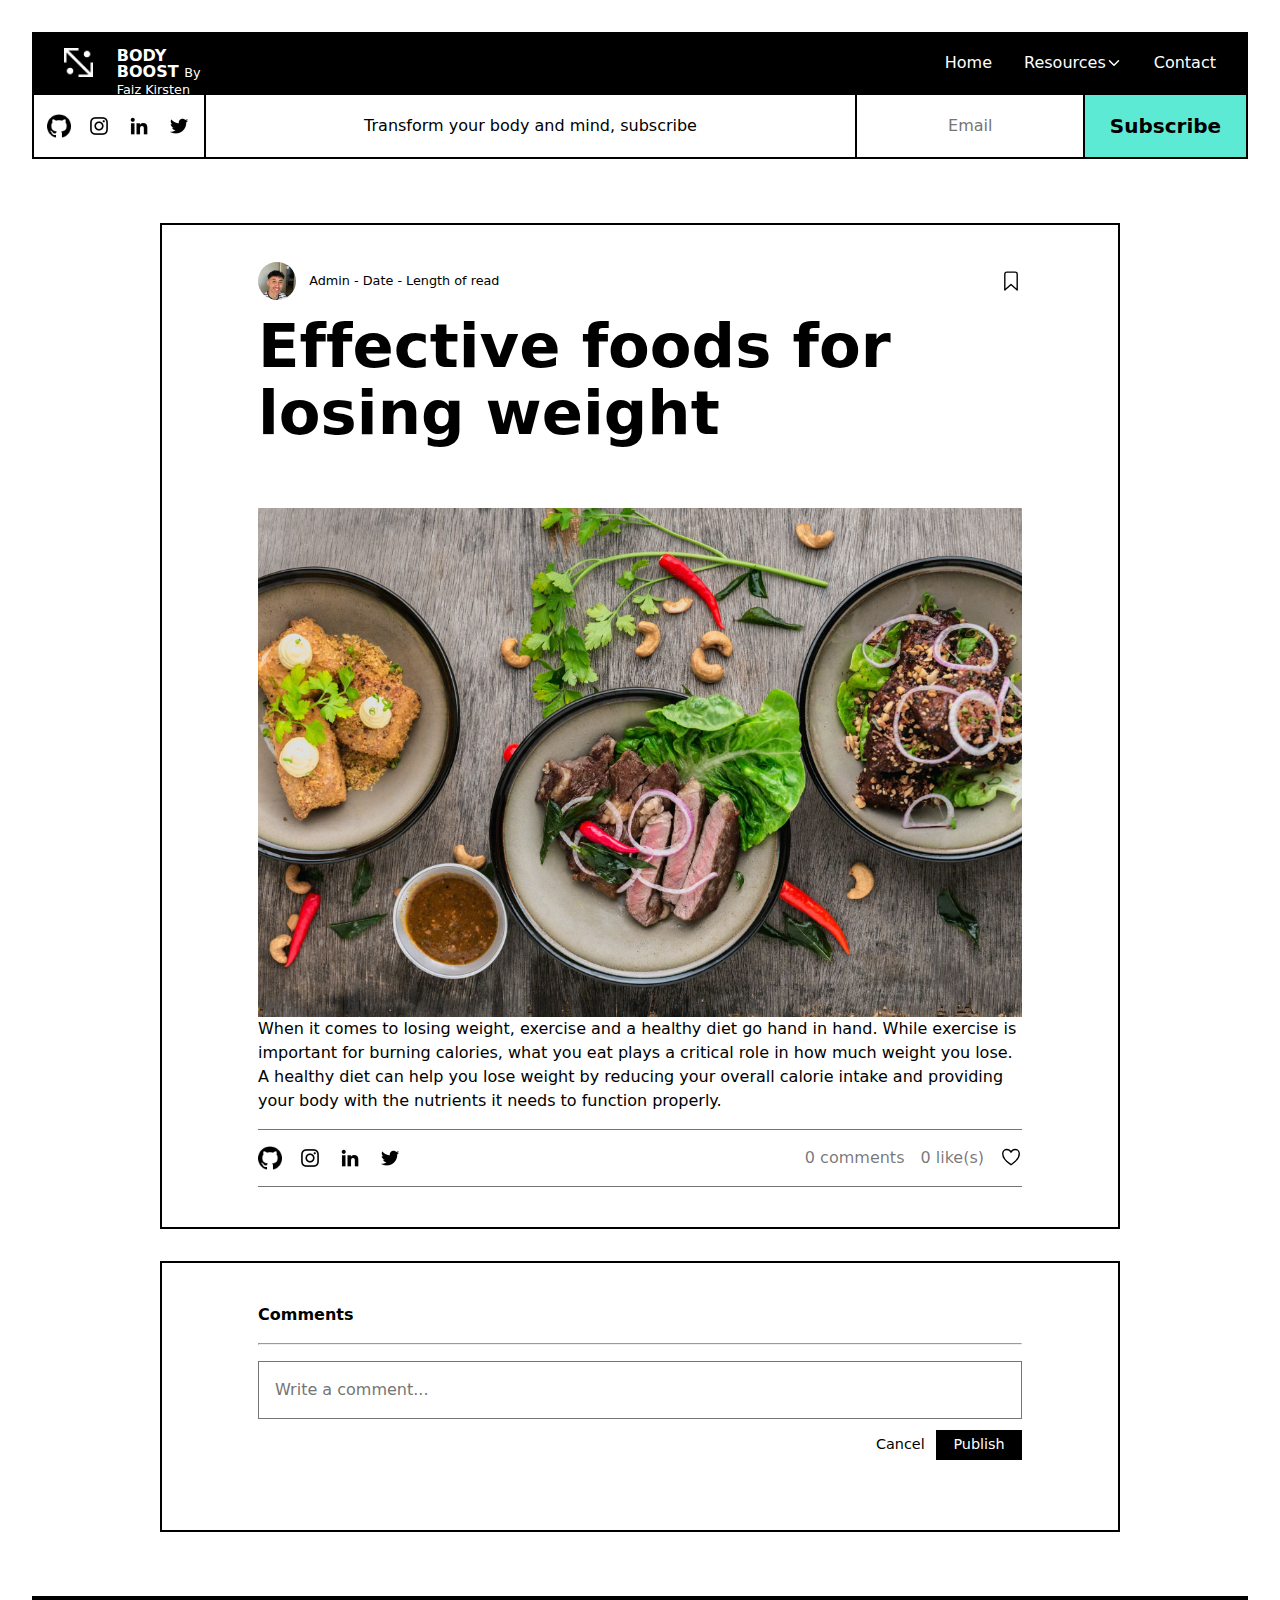
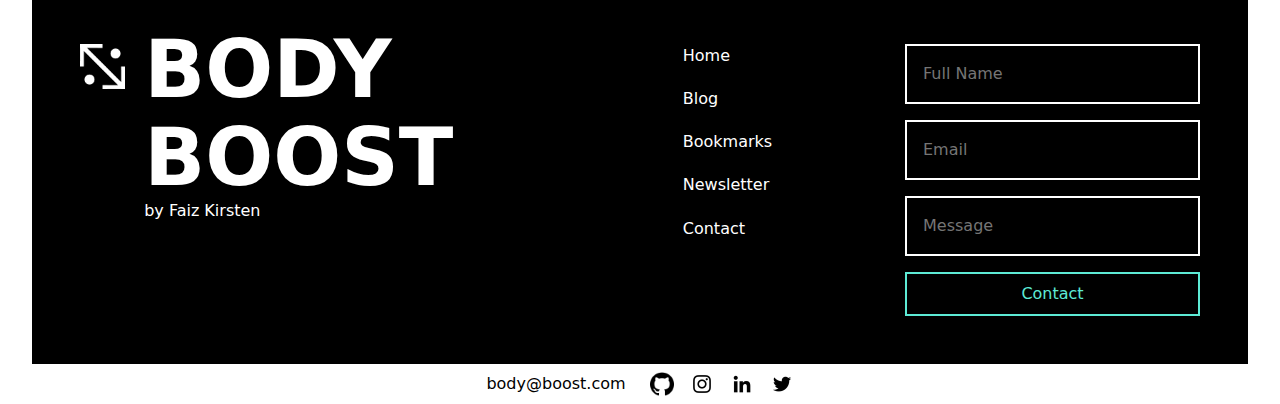
<file: html/article4.html>
<!DOCTYPE html>
<html lang="en">
    <head>
        <meta charset="UTF-8" />
        <meta http-equiv="X-UA-Compatible" content="IE=edge" />
        <meta name="viewport" content="width=device-width, initial-scale=1.0" />
        <title>body-boost.com</title>
        <link rel="stylesheet" href="../sass/index.css" />
        <script src="../js/main.js" defer></script>
        <script src="../js/comment.js" defer></script>
        <script src="../js/bookmark.js" defer></script>
        <script
            src="https://code.jquery.com/jquery-3.6.4.min.js"
            integrity="sha256-oP6HI9z1XaZNBrJURtCoUT5SUnxFr8s3BzRl+cbzUq8="
            crossorigin="anonymous"></script>
    </head>

    <body onload="checkBookmarkedOnLoad()">
        <!-- Mobile menu -->
        <div class="[ mobile-menu ][ scrollable ]">
            <img
                src="../assets/icons/close-outline.svg"
                alt=""
                class="mobile-menu-close" />
            <ul class="[ mobile-menu-links ] [ ]" role="list">
                <li>
                    <a href="../index.html" class="[ ][ link nav-link ]"
                        >Home</a
                    >
                </li>
                <li>
                    <a href="blog.html" class="link nav-link">Blog</a>
                </li>
                <li>
                    <a href="bookmarks.html" class="link nav-link">Bookmarks</a>
                </li>
                <li>
                    <a href="newsletter.html" class="link nav-link ]"
                        >Newsletter</a
                    >
                </li>

                <li>
                    <a href="#footer" class="[ contact-link ][ link nav-link ]"
                        >Contact</a
                    >
                </li>
            </ul>
        </div>
        <header class="[ container-secondary-center ][ primary-header ]">
            <nav class="[ navbar ][ ]">
                <!-- flexbox -->
                <div
                    class="[ flex ][ bg-primary-400 flex-space-between padding-1 ][ navbar-top ]">
                    <div class="[ flex ][ ][ navbar-top-left ]">
                        <a href="../index.html" class="company-logo-1">
                            <img
                                src="../assets/logo/body-boost-logo.png"
                                alt="" />
                        </a>

                        <div class="navbar-company">
                            <a
                                href="../index.html"
                                class="[ text-neutral-100 ][ link ][ ]">
                                <span class="[ fw-semi-bold ][ company-name ]">
                                    BODY BOOST
                                </span>
                                <span class="[ fw-light ][ company-owner ]"
                                    >By Faiz Kirsten
                                </span>
                            </a>
                        </div>
                    </div>
                    <!-- Mobile menu -->
                    <button>
                        <img
                            src="../assets/icons/menu-outline.svg"
                            alt=""
                            class="mobile-menu-open" />
                    </button>

                    <!-- desktop menu-->
                    <ul class="[ ] [ nav-links navbar-top-right ]" role="list">
                        <li>
                            <a href="../index.html" class="[ ][ link nav-link ]"
                                >Home</a
                            >
                        </li>

                        <li class="[ text-neutral-100 ][ dropdown-toggle ]">
                            Resources
                            <img
                                src="../assets/icons/chevron-down-outline.svg"
                                alt="" />

                            <div class="[ dropdown-menu ]">
                                <a href="blog.html" class="link nav-link"
                                    >Blog</a
                                >
                                <a href="bookmarks.html" class="link nav-link"
                                    >Bookmarks</a
                                >
                                <a
                                    href="newsletter.html"
                                    class="link nav-link ]"
                                    >Newsletter</a
                                >
                            </div>
                        </li>

                        <li>
                            <a href="#footer" class="[ ][ link nav-link ]"
                                >Contact</a
                            >
                        </li>
                    </ul>
                </div>

                <!-- grid -->
                <div class="[ grid ][ ][ navbar-bottom ]">
                    <div class="[ fw-light ][ tagline ]">
                        Transform your body and mind, subscribe
                    </div>
                    <div class="[ flex ][ ][ social-links ]">
                        <a
                            href="https://github.com/faiz-kirsten"
                            target="_blank"
                            ><img
                                src="../assets/socialMediaIcons/github.png"
                                alt="" /></a
                        ><a href=""
                            ><img
                                src="../assets/socialMediaIcons/insta-icon.webp"
                                alt="" /></a
                        ><a
                            href="https://www.linkedin.com/in/faiz-kirsten-8547a625b/"
                            target="_blank"
                            ><img
                                src="../assets/socialMediaIcons/linkedIn-icon.webp"
                                alt="" /></a
                        ><a href=""
                            ><img
                                src="../assets/socialMediaIcons/twitter-icon.webp"
                                alt=""
                        /></a>
                    </div>

                    <div class="[ ][ navbar-email ]">
                        <input
                            type="email"
                            name=""
                            id=""
                            placeholder="Email"
                            class="[ flex flex-align-center flex-justify-center ][ border-none text-align-center ][ navbar-email-input ]" />
                    </div>

                    <button
                        data-type="primary"
                        class="[ border-none fw-semi-bold ][ subscribe ][ flex flex-justify-center ][ bg-secondary-300 ]">
                        Subscribe
                    </button>
                </div>
            </nav>
        </header>
        <main class="[ ][ container-primary-center ][ main-content-article ]">
            <article class="article-main flow">
                <div
                    class="[ flex flex-align-center ][ flex-space-between fw-light ][ article-metadata ]">
                    <div
                        class="[ flex flex-align-center ][ article-metadata-info ]">
                        <img
                            src="../assets/user/IMG_4270.jpg"
                            alt=""
                            class="user-image" />
                        <span class="">Admin - Date - Length of read</span>
                    </div>
                    <img
                        src="../assets/icons/bookmark-outline (1).svg"
                        alt=""
                        class="bookmark-icon" />
                </div>

                <h2 class="article-title">Effective foods for losing weight</h2>

                <section class="article-content">
                    <img
                        src="../assets/blog/lose-weight.jpg"
                        alt=""
                        class="article-image" />
                    <p>
                        When it comes to losing weight, exercise and a healthy
                        diet go hand in hand. While exercise is important for
                        burning calories, what you eat plays a critical role in
                        how much weight you lose. A healthy diet can help you
                        lose weight by reducing your overall calorie intake and
                        providing your body with the nutrients it needs to
                        function properly.
                    </p>
                </section>

                <section
                    class="[ flex ][ flex-space-between flex-align-center ][ article-footer ]">
                    <div class="[ flex ][ ][ social-links ]">
                        <a href=""
                            ><img
                                src="../assets/socialMediaIcons/github.png"
                                alt="" /></a
                        ><a href=""
                            ><img
                                src="../assets/socialMediaIcons/insta-icon.webp"
                                alt="" /></a
                        ><a href=""
                            ><img
                                src="../assets/socialMediaIcons/linkedIn-icon.webp"
                                alt="" /></a
                        ><a href=""
                            ><img
                                src="../assets/socialMediaIcons/twitter-icon.webp"
                                alt=""
                        /></a>
                    </div>
                    <div class="flex">
                        <div><span id="comment-counter">0</span> comments</div>
                        <div><span id="like-counter">0</span> like(s)</div>
                        <img
                            src="../assets/icons/heart-outline (1).svg"
                            alt=""
                            class="heart-icon" />
                    </div>
                </section>
            </article>
            <section class="comment-section flow">
                <p class="fw-semi-bold">Comments</p>
                <hr />
                <form action="" class="comment-form">
                    <textarea
                        name=""
                        id=""
                        rows="1"
                        placeholder="Write a comment..."
                        class="comment-input"></textarea>

                    <!-- Position these buttons absolutely -->
                    <div>
                        <button data-type="comment-cancel" id="comment-cancel">
                            Cancel
                        </button>
                        <button
                            data-type="comment-publish"
                            class="[ bg-primary-400 ][ ]"
                            id="comment-publish">
                            Publish
                        </button>
                    </div>
                </form>

                <div class="[ fw-light ][ comments ]" id="comments"></div>
            </section>
        </main>
        <footer id="footer" class="[ container-secondary-center ]">
            <div class="[ grid ][ bg-primary-400 ][ footer-primary ]">
                <div class="[ flex ][ footer-company-details ]">
                    <a href="../index.html">
                        <img
                            src="../assets/logo/body-boost-logo.png"
                            alt=""
                            class="company-logo-2" />
                    </a>

                    <div class="[ footer-company ]">
                        <a href="../index.html" class="[ link ]">
                            <span
                                class="[ fw-semi-bold ][ footer-company-name ]">
                                BODY BOOST
                            </span>
                            <br />

                            <span class="[ fw-light ][ footer-company-owner ]"
                                >by Faiz Kirsten
                            </span>
                        </a>
                    </div>
                </div>
                <ul
                    class="[ flex-col ] [ nav-links footer-nav-links ]"
                    role="list">
                    <li>
                        <a href="../index.html" class="[ ][ link nav-link ]"
                            >Home</a
                        >
                    </li>
                    <li>
                        <a href="blog.html" class="link nav-link">Blog</a>
                    </li>
                    <li>
                        <a href="bookmarks.html" class="link nav-link"
                            >Bookmarks</a
                        >
                    </li>

                    <li>
                        <a href="newsletter.html" class="link nav-link ]"
                            >Newsletter</a
                        >
                    </li>
                    <li>
                        <a href="#footer" class="link nav-link">Contact</a>
                    </li>
                </ul>
                <form class="[ flex flex-col ][ contact-form ]">
                    <input
                        type="text"
                        name=""
                        id=""
                        placeholder="Full Name"
                        required />
                    <input
                        type="email"
                        name=""
                        id=""
                        placeholder="Email"
                        required />
                    <textarea
                        name=""
                        id=""
                        cols="30"
                        rows="1"
                        placeholder="Message"></textarea>
                    <button
                        type="submit"
                        data-type="secondary"
                        class="[ text-secondary-300 ]">
                        Contact
                    </button>
                </form>
            </div>
            <div
                class="[ flex flex-align-center flex-justify-center ][ footer-secondary ]">
                <p>body@boost.com</p>
                <div
                    class="[ flex ][ flex-space-around ][ social-links footer-social-links ]">
                    <a href="https://github.com/faiz-kirsten" target="_blank"
                        ><img
                            src="../assets/socialMediaIcons/github.png"
                            alt="" /></a
                    ><a href=""
                        ><img
                            src="../assets/socialMediaIcons/insta-icon.webp"
                            alt="" /></a
                    ><a
                        href="https://www.linkedin.com/in/faiz-kirsten-8547a625b/"
                        target="_blank"
                        ><img
                            src="../assets/socialMediaIcons/linkedIn-icon.webp"
                            alt="" /></a
                    ><a href=""
                        ><img
                            src="../assets/socialMediaIcons/twitter-icon.webp"
                            alt=""
                    /></a>
                </div>
            </div>
        </footer>
    </body>
</html>
</file>
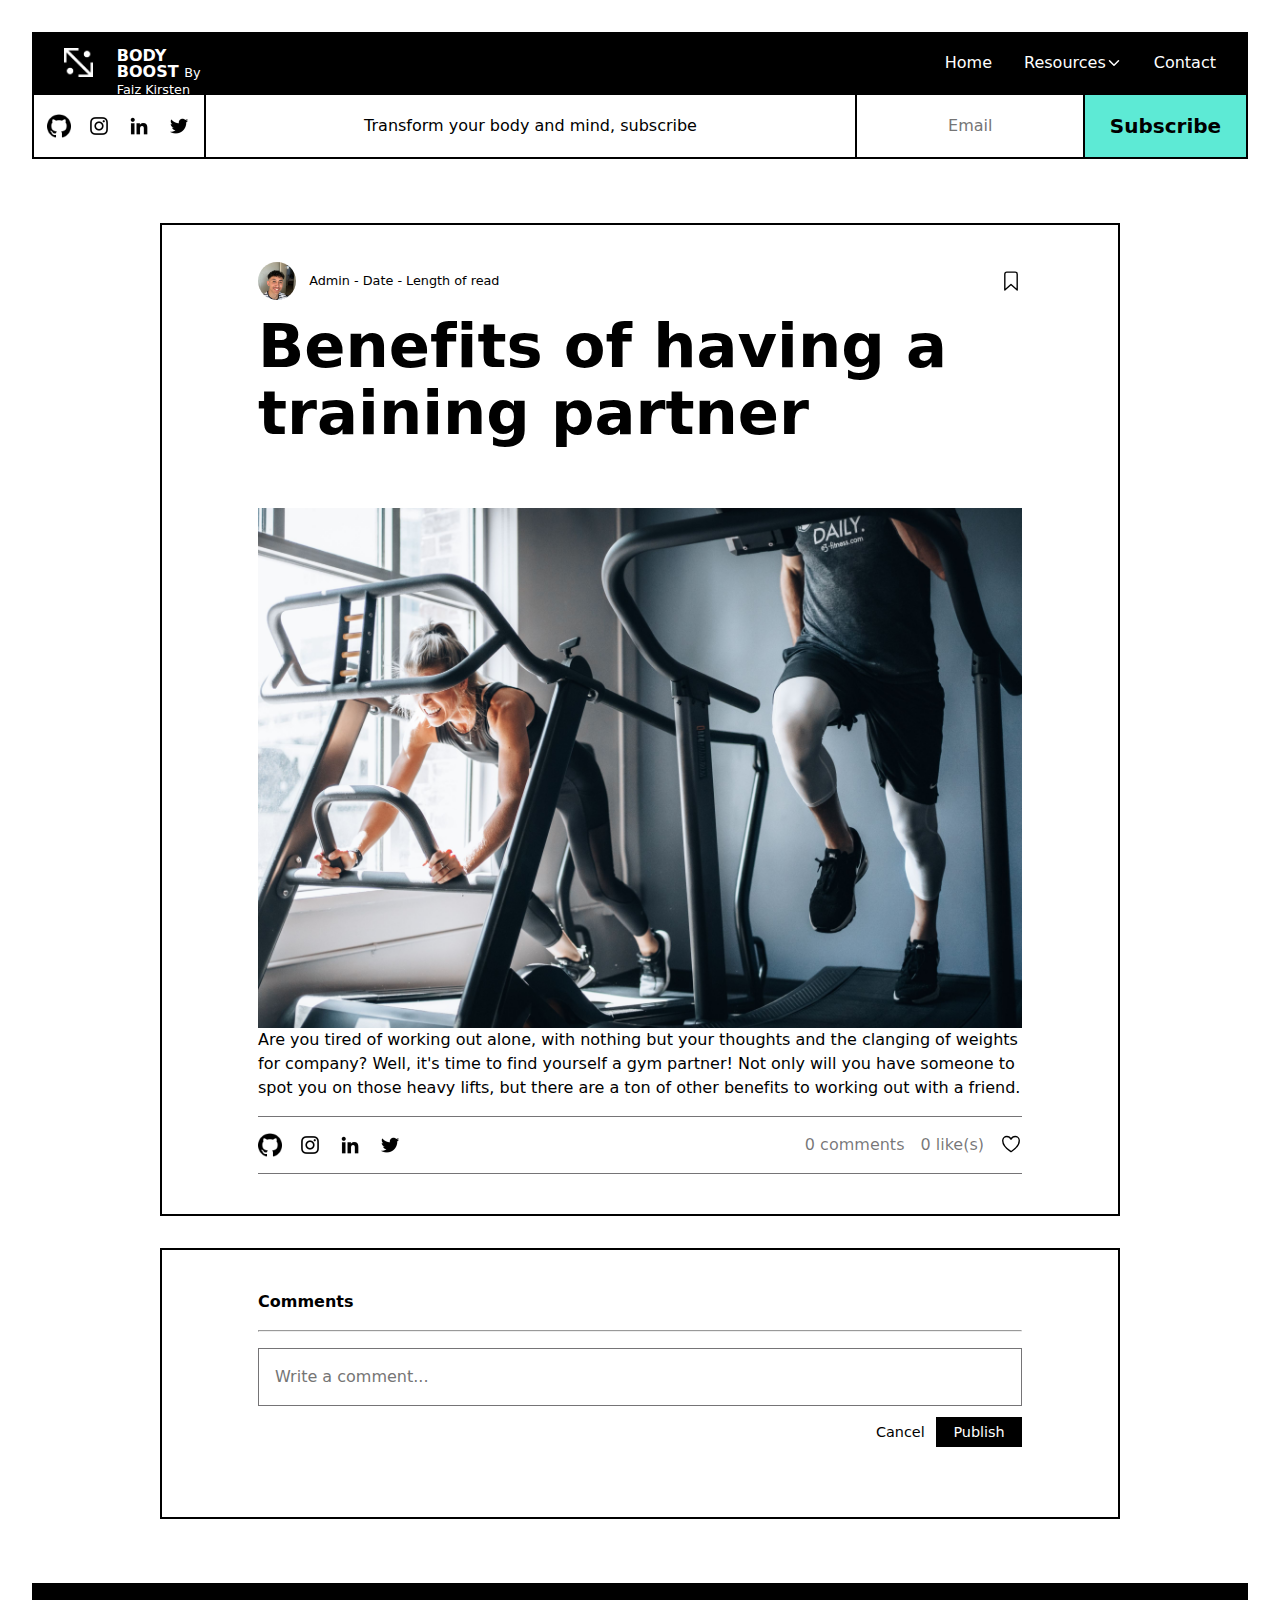
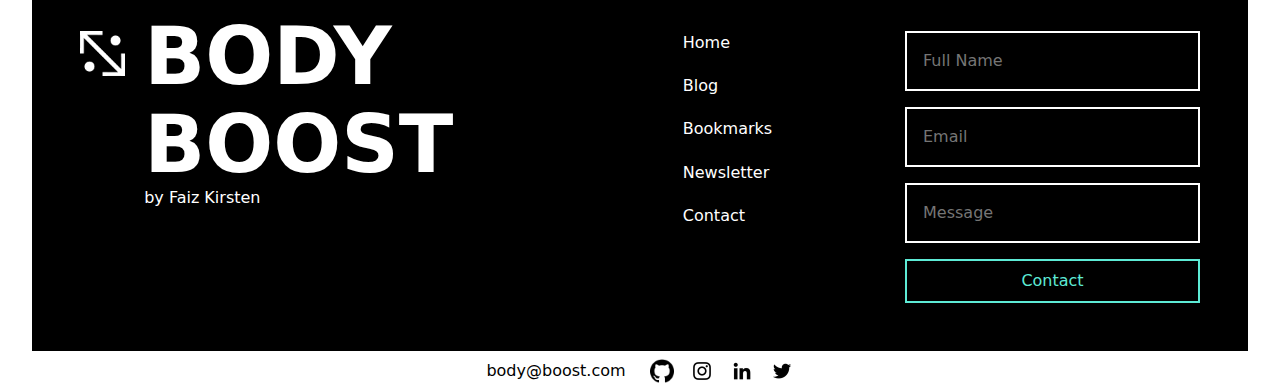
<file: html/article5.html>
<!DOCTYPE html>
<html lang="en">
    <head>
        <meta charset="UTF-8" />
        <meta http-equiv="X-UA-Compatible" content="IE=edge" />
        <meta name="viewport" content="width=device-width, initial-scale=1.0" />
        <title>body-boost.com</title>
        <link rel="stylesheet" href="../sass/index.css" />
        <script src="../js/main.js" defer></script>
        <script src="../js/comment.js" defer></script>
        <script src="../js/bookmark.js" defer></script>
        <script
            src="https://code.jquery.com/jquery-3.6.4.min.js"
            integrity="sha256-oP6HI9z1XaZNBrJURtCoUT5SUnxFr8s3BzRl+cbzUq8="
            crossorigin="anonymous"></script>
    </head>

    <body onload="checkBookmarkedOnLoad()">
        <!-- Mobile menu -->
        <div class="[ mobile-menu ][ scrollable ]">
            <img
                src="../assets/icons/close-outline.svg"
                alt=""
                class="mobile-menu-close" />
            <ul class="[ mobile-menu-links ] [ ]" role="list">
                <li>
                    <a href="../index.html" class="[ ][ link nav-link ]"
                        >Home</a
                    >
                </li>
                <li>
                    <a href="blog.html" class="link nav-link">Blog</a>
                </li>
                <li>
                    <a href="bookmarks.html" class="link nav-link">Bookmarks</a>
                </li>
                <li>
                    <a href="newsletter.html" class="link nav-link ]"
                        >Newsletter</a
                    >
                </li>

                <li>
                    <a href="#footer" class="[ contact-link ][ link nav-link ]"
                        >Contact</a
                    >
                </li>
            </ul>
        </div>
        <header class="[ container-secondary-center ][ primary-header ]">
            <nav class="[ navbar ][ ]">
                <!-- flexbox -->
                <div
                    class="[ flex ][ bg-primary-400 flex-space-between padding-1 ][ navbar-top ]">
                    <div class="[ flex ][ ][ navbar-top-left ]">
                        <a href="../index.html" class="company-logo-1">
                            <img
                                src="../assets/logo/body-boost-logo.png"
                                alt="" />
                        </a>

                        <div class="navbar-company">
                            <a
                                href="../index.html"
                                class="[ text-neutral-100 ][ link ][ ]">
                                <span class="[ fw-semi-bold ][ company-name ]">
                                    BODY BOOST
                                </span>
                                <span class="[ fw-light ][ company-owner ]"
                                    >By Faiz Kirsten
                                </span>
                            </a>
                        </div>
                    </div>
                    <!-- Mobile menu -->
                    <button>
                        <img
                            src="../assets/icons/menu-outline.svg"
                            alt=""
                            class="mobile-menu-open" />
                    </button>

                    <!-- desktop menu-->
                    <ul class="[ ] [ nav-links navbar-top-right ]" role="list">
                        <li>
                            <a href="../index.html" class="[ ][ link nav-link ]"
                                >Home</a
                            >
                        </li>

                        <li class="[ text-neutral-100 ][ dropdown-toggle ]">
                            Resources
                            <img
                                src="../assets/icons/chevron-down-outline.svg"
                                alt="" />

                            <div class="[ dropdown-menu ]">
                                <a href="blog.html" class="link nav-link"
                                    >Blog</a
                                >
                                <a href="bookmarks.html" class="link nav-link"
                                    >Bookmarks</a
                                >
                                <a
                                    href="newsletter.html"
                                    class="link nav-link ]"
                                    >Newsletter</a
                                >
                            </div>
                        </li>

                        <li>
                            <a href="#footer" class="[ ][ link nav-link ]"
                                >Contact</a
                            >
                        </li>
                    </ul>
                </div>

                <!-- grid -->
                <div class="[ grid ][ ][ navbar-bottom ]">
                    <div class="[ fw-light ][ tagline ]">
                        Transform your body and mind, subscribe
                    </div>
                    <div class="[ flex ][ ][ social-links ]">
                        <a
                            href="https://github.com/faiz-kirsten"
                            target="_blank"
                            ><img
                                src="../assets/socialMediaIcons/github.png"
                                alt="" /></a
                        ><a href=""
                            ><img
                                src="../assets/socialMediaIcons/insta-icon.webp"
                                alt="" /></a
                        ><a
                            href="https://www.linkedin.com/in/faiz-kirsten-8547a625b/"
                            target="_blank"
                            ><img
                                src="../assets/socialMediaIcons/linkedIn-icon.webp"
                                alt="" /></a
                        ><a href=""
                            ><img
                                src="../assets/socialMediaIcons/twitter-icon.webp"
                                alt=""
                        /></a>
                    </div>

                    <div class="[ ][ navbar-email ]">
                        <input
                            type="email"
                            name=""
                            id=""
                            placeholder="Email"
                            class="[ flex flex-align-center flex-justify-center ][ border-none text-align-center ][ navbar-email-input ]" />
                    </div>

                    <button
                        data-type="primary"
                        class="[ border-none fw-semi-bold ][ subscribe ][ flex flex-justify-center ][ bg-secondary-300 ]">
                        Subscribe
                    </button>
                </div>
            </nav>
        </header>
        <main class="[ ][ container-primary-center ][ main-content-article ]">
            <article class="article-main flow">
                <div
                    class="[ flex flex-align-center ][ flex-space-between fw-light ][ article-metadata ]">
                    <div
                        class="[ flex flex-align-center ][ article-metadata-info ]">
                        <img
                            src="../assets/user/IMG_4270.jpg"
                            alt=""
                            class="user-image" />
                        <span class="">Admin - Date - Length of read</span>
                    </div>
                    <img
                        src="../assets/icons/bookmark-outline (1).svg"
                        alt=""
                        class="bookmark-icon" />
                </div>

                <h2 class="article-title">
                    Benefits of having a training partner
                </h2>

                <section class="article-content">
                    <img
                        src="../assets/blog/friends-working-out.jpg"
                        alt=""
                        class="article-image" />
                    <p>
                        Are you tired of working out alone, with nothing but
                        your thoughts and the clanging of weights for company?
                        Well, it's time to find yourself a gym partner! Not only
                        will you have someone to spot you on those heavy lifts,
                        but there are a ton of other benefits to working out
                        with a friend.
                    </p>
                </section>

                <section
                    class="[ flex ][ flex-space-between flex-align-center ][ article-footer ]">
                    <div class="[ flex ][ ][ social-links ]">
                        <a href=""
                            ><img
                                src="../assets/socialMediaIcons/github.png"
                                alt="" /></a
                        ><a href=""
                            ><img
                                src="../assets/socialMediaIcons/insta-icon.webp"
                                alt="" /></a
                        ><a href=""
                            ><img
                                src="../assets/socialMediaIcons/linkedIn-icon.webp"
                                alt="" /></a
                        ><a href=""
                            ><img
                                src="../assets/socialMediaIcons/twitter-icon.webp"
                                alt=""
                        /></a>
                    </div>
                    <div class="flex">
                        <div><span id="comment-counter">0</span> comments</div>
                        <div><span id="like-counter">0</span> like(s)</div>
                        <img
                            src="../assets/icons/heart-outline (1).svg"
                            alt=""
                            class="heart-icon" />
                    </div>
                </section>
            </article>
            <section class="comment-section flow">
                <p class="fw-semi-bold">Comments</p>
                <hr />
                <form action="" class="comment-form">
                    <textarea
                        name=""
                        id=""
                        rows="1"
                        placeholder="Write a comment..."
                        class="comment-input"></textarea>

                    <!-- Position these buttons absolutely -->
                    <div>
                        <button data-type="comment-cancel" id="comment-cancel">
                            Cancel
                        </button>
                        <button
                            data-type="comment-publish"
                            class="[ bg-primary-400 ][ ]"
                            id="comment-publish">
                            Publish
                        </button>
                    </div>
                </form>

                <div class="[ fw-light ][ comments ]" id="comments"></div>
            </section>
        </main>
        <footer id="footer" class="[ container-secondary-center ]">
            <div class="[ grid ][ bg-primary-400 ][ footer-primary ]">
                <div class="[ flex ][ footer-company-details ]">
                    <a href="../index.html">
                        <img
                            src="../assets/logo/body-boost-logo.png"
                            alt=""
                            class="company-logo-2" />
                    </a>

                    <div class="[ footer-company ]">
                        <a href="../index.html" class="[ link ]">
                            <span
                                class="[ fw-semi-bold ][ footer-company-name ]">
                                BODY BOOST
                            </span>
                            <br />

                            <span class="[ fw-light ][ footer-company-owner ]"
                                >by Faiz Kirsten
                            </span>
                        </a>
                    </div>
                </div>
                <ul
                    class="[ flex-col ] [ nav-links footer-nav-links ]"
                    role="list">
                    <li>
                        <a href="../index.html" class="[ ][ link nav-link ]"
                            >Home</a
                        >
                    </li>
                    <li>
                        <a href="blog.html" class="link nav-link">Blog</a>
                    </li>
                    <li>
                        <a href="bookmarks.html" class="link nav-link"
                            >Bookmarks</a
                        >
                    </li>

                    <li>
                        <a href="newsletter.html" class="link nav-link ]"
                            >Newsletter</a
                        >
                    </li>
                    <li>
                        <a href="#footer" class="link nav-link">Contact</a>
                    </li>
                </ul>
                <form class="[ flex flex-col ][ contact-form ]">
                    <input
                        type="text"
                        name=""
                        id=""
                        placeholder="Full Name"
                        required />
                    <input
                        type="email"
                        name=""
                        id=""
                        placeholder="Email"
                        required />
                    <textarea
                        name=""
                        id=""
                        cols="30"
                        rows="1"
                        placeholder="Message"></textarea>
                    <button
                        type="submit"
                        data-type="secondary"
                        class="[ text-secondary-300 ]">
                        Contact
                    </button>
                </form>
            </div>
            <div
                class="[ flex flex-align-center flex-justify-center ][ footer-secondary ]">
                <p>body@boost.com</p>
                <div
                    class="[ flex ][ flex-space-around ][ social-links footer-social-links ]">
                    <a href="https://github.com/faiz-kirsten" target="_blank"
                        ><img
                            src="../assets/socialMediaIcons/github.png"
                            alt="" /></a
                    ><a href=""
                        ><img
                            src="../assets/socialMediaIcons/insta-icon.webp"
                            alt="" /></a
                    ><a
                        href="https://www.linkedin.com/in/faiz-kirsten-8547a625b/"
                        target="_blank"
                        ><img
                            src="../assets/socialMediaIcons/linkedIn-icon.webp"
                            alt="" /></a
                    ><a href=""
                        ><img
                            src="../assets/socialMediaIcons/twitter-icon.webp"
                            alt=""
                    /></a>
                </div>
            </div>
        </footer>
    </body>
</html>
</file>
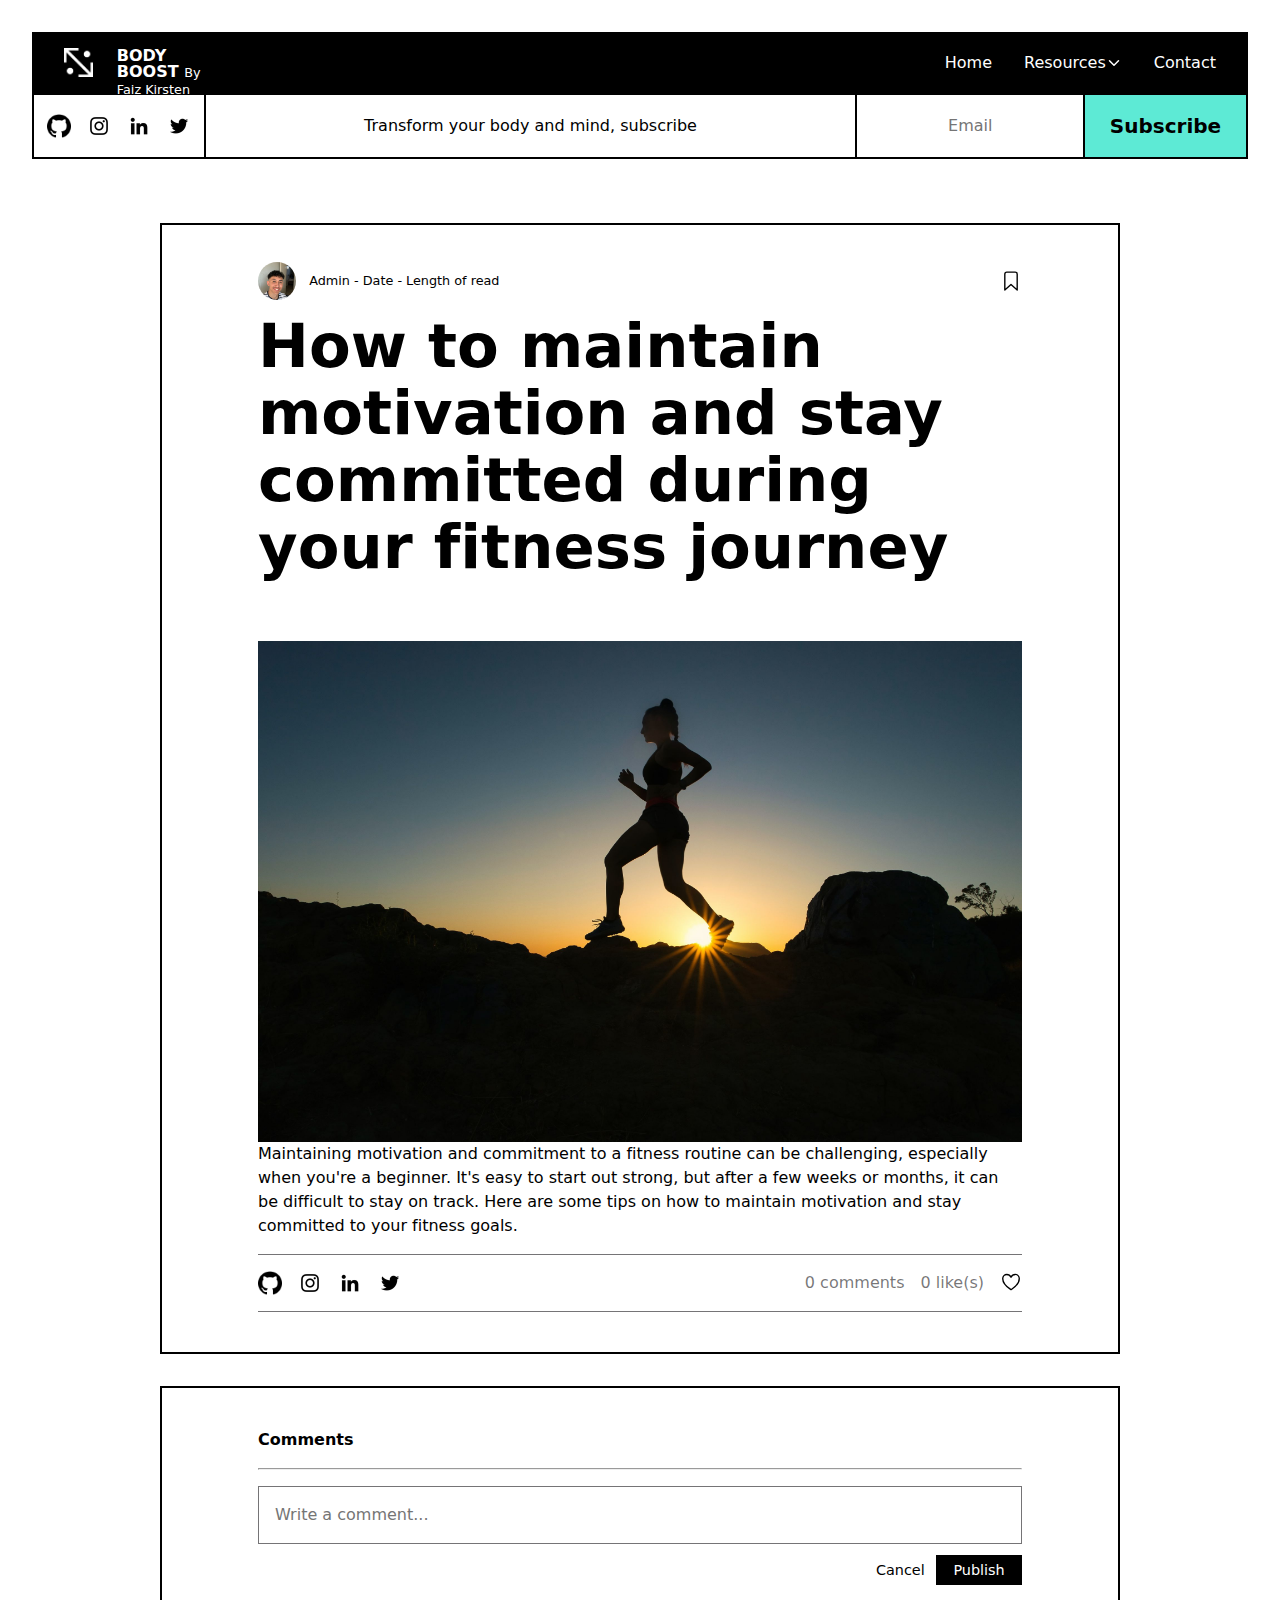
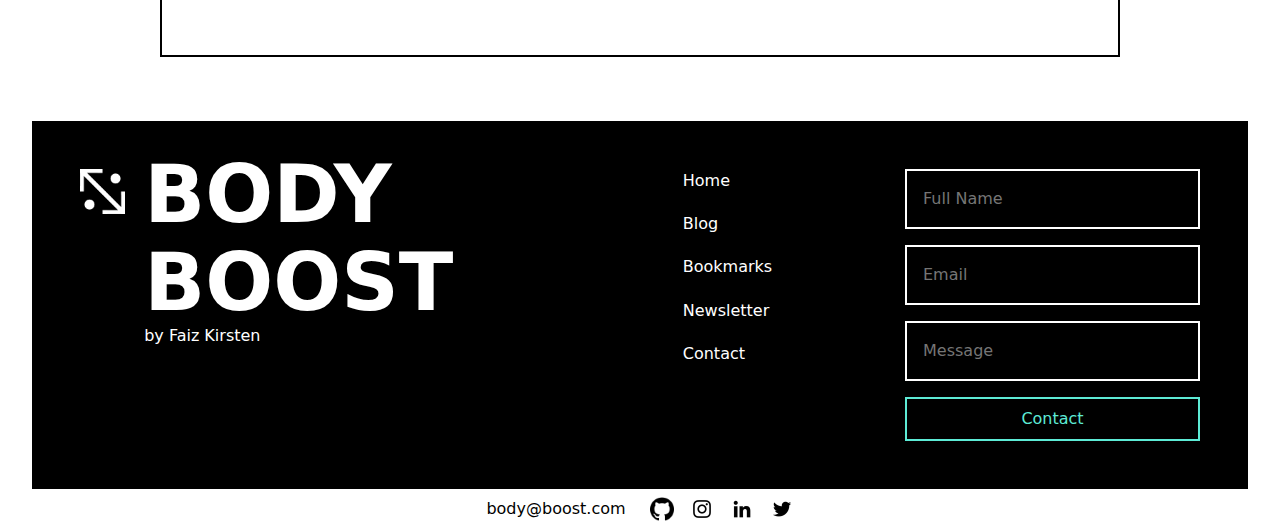
<file: html/article6.html>
<!DOCTYPE html>
<html lang="en">
    <head>
        <meta charset="UTF-8" />
        <meta http-equiv="X-UA-Compatible" content="IE=edge" />
        <meta name="viewport" content="width=device-width, initial-scale=1.0" />
        <title>body-boost.com</title>
        <link rel="stylesheet" href="../sass/index.css" />
        <script src="../js/main.js" defer></script>
        <script src="../js/comment.js" defer></script>
        <script src="../js/bookmark.js" defer></script>
        <script
            src="https://code.jquery.com/jquery-3.6.4.min.js"
            integrity="sha256-oP6HI9z1XaZNBrJURtCoUT5SUnxFr8s3BzRl+cbzUq8="
            crossorigin="anonymous"></script>
    </head>

    <body onload="checkBookmarkedOnLoad()">
        <!-- Mobile menu -->
        <div class="[ mobile-menu ][ scrollable ]">
            <img
                src="../assets/icons/close-outline.svg"
                alt=""
                class="mobile-menu-close" />
            <ul class="[ mobile-menu-links ] [ ]" role="list">
                <li>
                    <a href="../index.html" class="[ ][ link nav-link ]"
                        >Home</a
                    >
                </li>
                <li>
                    <a href="blog.html" class="link nav-link">Blog</a>
                </li>
                <li>
                    <a href="bookmarks.html" class="link nav-link">Bookmarks</a>
                </li>
                <li>
                    <a href="newsletter.html" class="link nav-link ]"
                        >Newsletter</a
                    >
                </li>

                <li>
                    <a href="#footer" class="[ contact-link ][ link nav-link ]"
                        >Contact</a
                    >
                </li>
            </ul>
        </div>
        <header class="[ container-secondary-center ][ primary-header ]">
            <nav class="[ navbar ][ ]">
                <!-- flexbox -->
                <div
                    class="[ flex ][ bg-primary-400 flex-space-between padding-1 ][ navbar-top ]">
                    <div class="[ flex ][ ][ navbar-top-left ]">
                        <a href="../index.html" class="company-logo-1">
                            <img
                                src="../assets/logo/body-boost-logo.png"
                                alt="" />
                        </a>

                        <div class="navbar-company">
                            <a
                                href="../index.html"
                                class="[ text-neutral-100 ][ link ][ ]">
                                <span class="[ fw-semi-bold ][ company-name ]">
                                    BODY BOOST
                                </span>
                                <span class="[ fw-light ][ company-owner ]"
                                    >By Faiz Kirsten
                                </span>
                            </a>
                        </div>
                    </div>
                    <!-- Mobile menu -->
                    <button>
                        <img
                            src="../assets/icons/menu-outline.svg"
                            alt=""
                            class="mobile-menu-open" />
                    </button>

                    <!-- desktop menu-->
                    <ul class="[ ] [ nav-links navbar-top-right ]" role="list">
                        <li>
                            <a href="../index.html" class="[ ][ link nav-link ]"
                                >Home</a
                            >
                        </li>

                        <li class="[ text-neutral-100 ][ dropdown-toggle ]">
                            Resources
                            <img
                                src="../assets/icons/chevron-down-outline.svg"
                                alt="" />

                            <div class="[ dropdown-menu ]">
                                <a href="blog.html" class="link nav-link"
                                    >Blog</a
                                >
                                <a href="bookmarks.html" class="link nav-link"
                                    >Bookmarks</a
                                >
                                <a
                                    href="newsletter.html"
                                    class="link nav-link ]"
                                    >Newsletter</a
                                >
                            </div>
                        </li>

                        <li>
                            <a href="#footer" class="[ ][ link nav-link ]"
                                >Contact</a
                            >
                        </li>
                    </ul>
                </div>

                <!-- grid -->
                <div class="[ grid ][ ][ navbar-bottom ]">
                    <div class="[ fw-light ][ tagline ]">
                        Transform your body and mind, subscribe
                    </div>
                    <div class="[ flex ][ ][ social-links ]">
                        <a
                            href="https://github.com/faiz-kirsten"
                            target="_blank"
                            ><img
                                src="../assets/socialMediaIcons/github.png"
                                alt="" /></a
                        ><a href=""
                            ><img
                                src="../assets/socialMediaIcons/insta-icon.webp"
                                alt="" /></a
                        ><a
                            href="https://www.linkedin.com/in/faiz-kirsten-8547a625b/"
                            target="_blank"
                            ><img
                                src="../assets/socialMediaIcons/linkedIn-icon.webp"
                                alt="" /></a
                        ><a href=""
                            ><img
                                src="../assets/socialMediaIcons/twitter-icon.webp"
                                alt=""
                        /></a>
                    </div>

                    <div class="[ ][ navbar-email ]">
                        <input
                            type="email"
                            name=""
                            id=""
                            placeholder="Email"
                            class="[ flex flex-align-center flex-justify-center ][ border-none text-align-center ][ navbar-email-input ]" />
                    </div>

                    <button
                        data-type="primary"
                        class="[ border-none fw-semi-bold ][ subscribe ][ flex flex-justify-center ][ bg-secondary-300 ]">
                        Subscribe
                    </button>
                </div>
            </nav>
        </header>
        <main class="[ ][ container-primary-center ][ main-content-article ]">
            <article class="article-main flow">
                <div
                    class="[ flex flex-align-center ][ flex-space-between fw-light ][ article-metadata ]">
                    <div
                        class="[ flex flex-align-center ][ article-metadata-info ]">
                        <img
                            src="../assets/user/IMG_4270.jpg"
                            alt=""
                            class="user-image" />
                        <span class="">Admin - Date - Length of read</span>
                    </div>
                    <img
                        src="../assets/icons/bookmark-outline (1).svg"
                        alt=""
                        class="bookmark-icon" />
                </div>

                <h2 class="article-title">
                    How to maintain motivation and stay committed during your
                    fitness journey
                </h2>

                <section class="article-content">
                    <img
                        src="../assets/blog/maintaining-motivation.jpg"
                        alt=""
                        class="article-image" />
                    <p>
                        Maintaining motivation and commitment to a fitness
                        routine can be challenging, especially when you're a
                        beginner. It's easy to start out strong, but after a few
                        weeks or months, it can be difficult to stay on track.
                        Here are some tips on how to maintain motivation and
                        stay committed to your fitness goals.
                    </p>
                </section>

                <section
                    class="[ flex ][ flex-space-between flex-align-center ][ article-footer ]">
                    <div class="[ flex ][ ][ social-links ]">
                        <a href=""
                            ><img
                                src="../assets/socialMediaIcons/github.png"
                                alt="" /></a
                        ><a href=""
                            ><img
                                src="../assets/socialMediaIcons/insta-icon.webp"
                                alt="" /></a
                        ><a href=""
                            ><img
                                src="../assets/socialMediaIcons/linkedIn-icon.webp"
                                alt="" /></a
                        ><a href=""
                            ><img
                                src="../assets/socialMediaIcons/twitter-icon.webp"
                                alt=""
                        /></a>
                    </div>
                    <div class="flex">
                        <div><span id="comment-counter">0</span> comments</div>
                        <div><span id="like-counter">0</span> like(s)</div>
                        <img
                            src="../assets/icons/heart-outline (1).svg"
                            alt=""
                            class="heart-icon" />
                    </div>
                </section>
            </article>
            <section class="comment-section flow">
                <p class="fw-semi-bold">Comments</p>
                <hr />
                <form action="" class="comment-form">
                    <textarea
                        name=""
                        id=""
                        rows="1"
                        placeholder="Write a comment..."
                        class="comment-input"></textarea>

                    <!-- Position these buttons absolutely -->
                    <div>
                        <button data-type="comment-cancel" id="comment-cancel">
                            Cancel
                        </button>
                        <button
                            data-type="comment-publish"
                            class="[ bg-primary-400 ][ ]"
                            id="comment-publish">
                            Publish
                        </button>
                    </div>
                </form>

                <div class="[ fw-light ][ comments ]" id="comments"></div>
            </section>
        </main>
        <footer id="footer" class="[ container-secondary-center ]">
            <div class="[ grid ][ bg-primary-400 ][ footer-primary ]">
                <div class="[ flex ][ footer-company-details ]">
                    <a href="../index.html">
                        <img
                            src="../assets/logo/body-boost-logo.png"
                            alt=""
                            class="company-logo-2" />
                    </a>

                    <div class="[ footer-company ]">
                        <a href="../index.html" class="[ link ]">
                            <span
                                class="[ fw-semi-bold ][ footer-company-name ]">
                                BODY BOOST
                            </span>
                            <br />

                            <span class="[ fw-light ][ footer-company-owner ]"
                                >by Faiz Kirsten
                            </span>
                        </a>
                    </div>
                </div>
                <ul
                    class="[ flex-col ] [ nav-links footer-nav-links ]"
                    role="list">
                    <li>
                        <a href="../index.html" class="[ ][ link nav-link ]"
                            >Home</a
                        >
                    </li>
                    <li>
                        <a href="blog.html" class="link nav-link">Blog</a>
                    </li>
                    <li>
                        <a href="bookmarks.html" class="link nav-link"
                            >Bookmarks</a
                        >
                    </li>

                    <li>
                        <a href="newsletter.html" class="link nav-link ]"
                            >Newsletter</a
                        >
                    </li>
                    <li>
                        <a href="#footer" class="link nav-link">Contact</a>
                    </li>
                </ul>
                <form class="[ flex flex-col ][ contact-form ]">
                    <input
                        type="text"
                        name=""
                        id=""
                        placeholder="Full Name"
                        required />
                    <input
                        type="email"
                        name=""
                        id=""
                        placeholder="Email"
                        required />
                    <textarea
                        name=""
                        id=""
                        cols="30"
                        rows="1"
                        placeholder="Message"></textarea>
                    <button
                        type="submit"
                        data-type="secondary"
                        class="[ text-secondary-300 ]">
                        Contact
                    </button>
                </form>
            </div>
            <div
                class="[ flex flex-align-center flex-justify-center ][ footer-secondary ]">
                <p>body@boost.com</p>
                <div
                    class="[ flex ][ flex-space-around ][ social-links footer-social-links ]">
                    <a href="https://github.com/faiz-kirsten" target="_blank"
                        ><img
                            src="../assets/socialMediaIcons/github.png"
                            alt="" /></a
                    ><a href=""
                        ><img
                            src="../assets/socialMediaIcons/insta-icon.webp"
                            alt="" /></a
                    ><a
                        href="https://www.linkedin.com/in/faiz-kirsten-8547a625b/"
                        target="_blank"
                        ><img
                            src="../assets/socialMediaIcons/linkedIn-icon.webp"
                            alt="" /></a
                    ><a href=""
                        ><img
                            src="../assets/socialMediaIcons/twitter-icon.webp"
                            alt=""
                    /></a>
                </div>
            </div>
        </footer>
    </body>
</html>
</file>
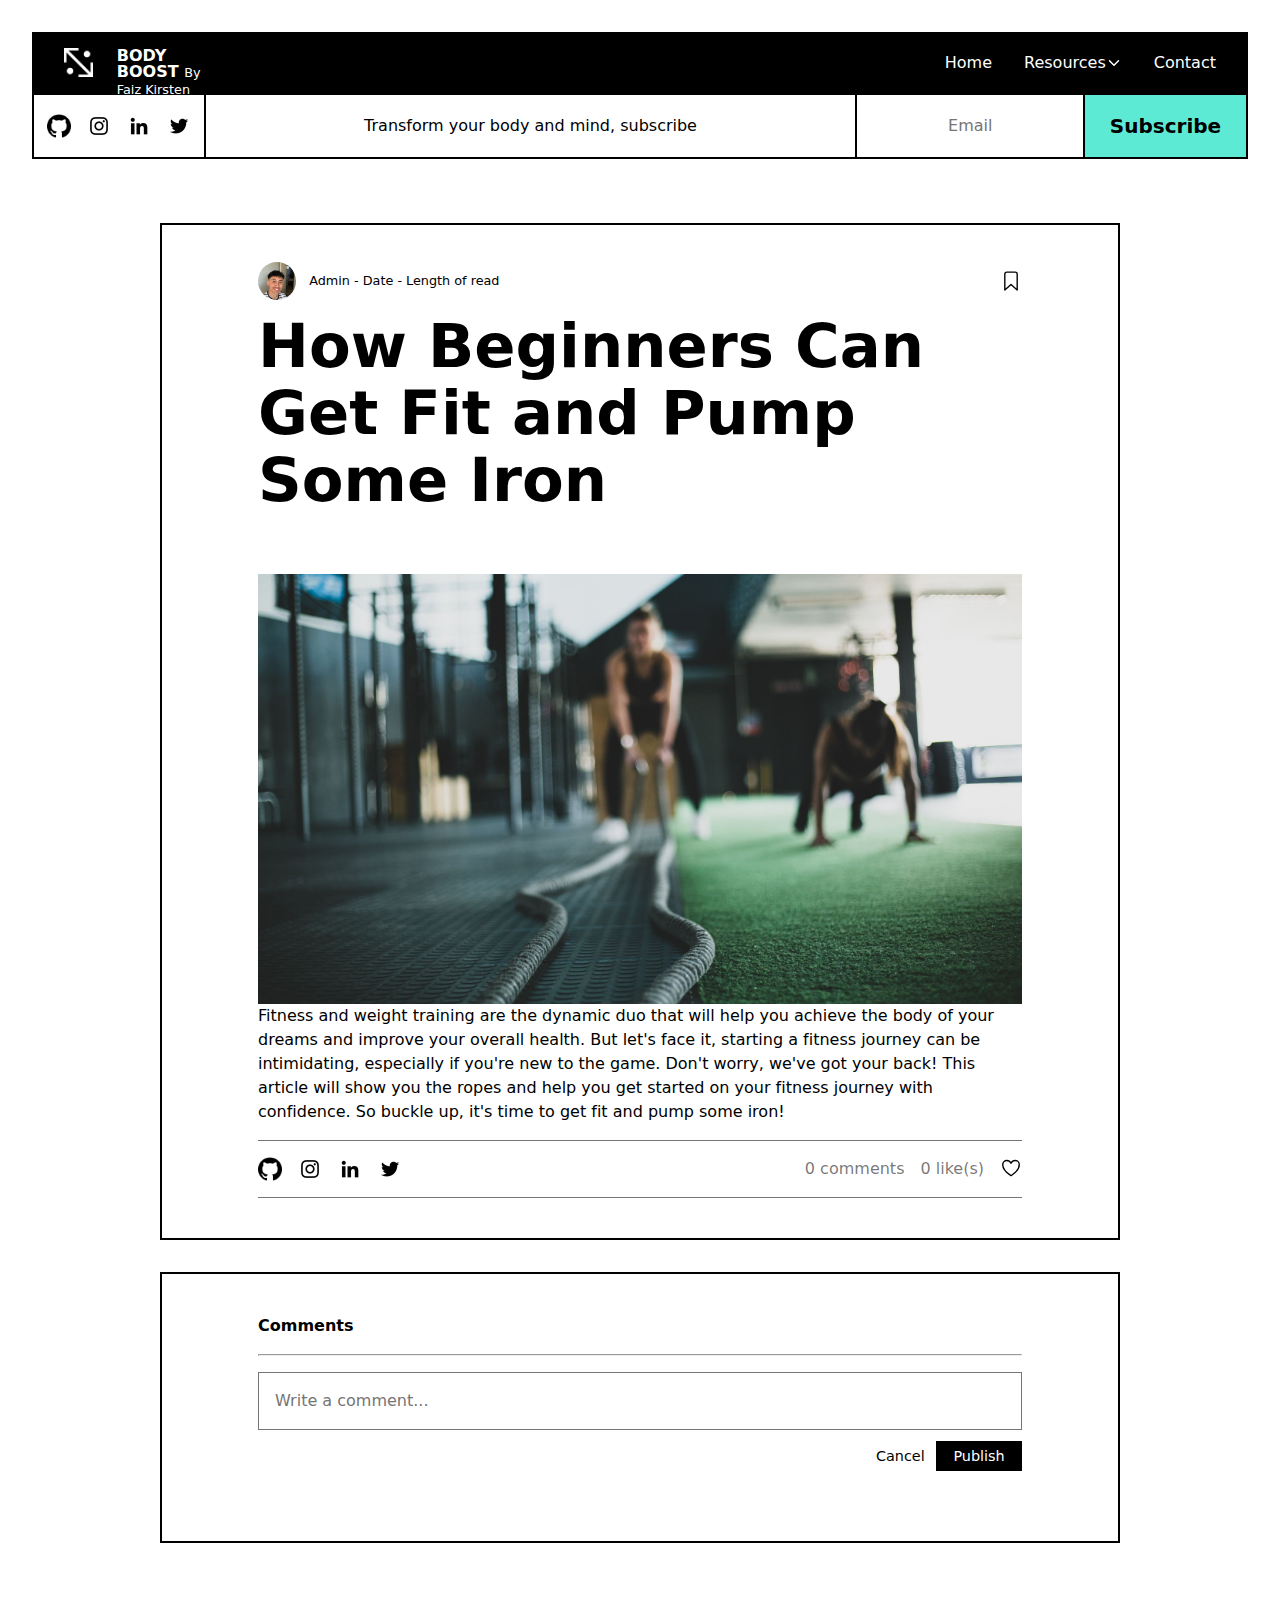
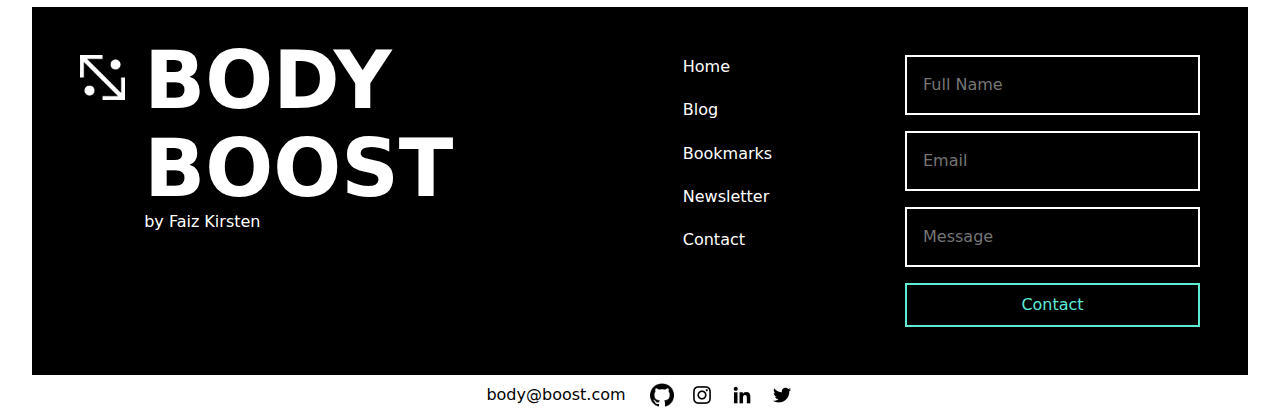
<file: html/article7.html>
<!DOCTYPE html>
<html lang="en">
    <head>
        <meta charset="UTF-8" />
        <meta http-equiv="X-UA-Compatible" content="IE=edge" />
        <meta name="viewport" content="width=device-width, initial-scale=1.0" />
        <title>body-boost.com</title>
        <link rel="stylesheet" href="../sass/index.css" />
        <script src="../js/main.js" defer></script>
        <script src="../js/comment.js" defer></script>
        <script src="../js/bookmark.js" defer></script>
        <script
            src="https://code.jquery.com/jquery-3.6.4.min.js"
            integrity="sha256-oP6HI9z1XaZNBrJURtCoUT5SUnxFr8s3BzRl+cbzUq8="
            crossorigin="anonymous"></script>
    </head>

    <body onload="checkBookmarkedOnLoad()">
        <!-- Mobile menu -->
        <div class="[ mobile-menu ][ scrollable ]">
            <img
                src="../assets/icons/close-outline.svg"
                alt=""
                class="mobile-menu-close" />
            <ul class="[ mobile-menu-links ] [ ]" role="list">
                <li>
                    <a href="../index.html" class="[ ][ link nav-link ]"
                        >Home</a
                    >
                </li>
                <li>
                    <a href="blog.html" class="link nav-link">Blog</a>
                </li>
                <li>
                    <a href="bookmarks.html" class="link nav-link">Bookmarks</a>
                </li>
                <li>
                    <a href="newsletter.html" class="link nav-link ]"
                        >Newsletter</a
                    >
                </li>

                <li>
                    <a href="#footer" class="[ contact-link ][ link nav-link ]"
                        >Contact</a
                    >
                </li>
            </ul>
        </div>
        <header class="[ container-secondary-center ][ primary-header ]">
            <nav class="[ navbar ][ ]">
                <!-- flexbox -->
                <div
                    class="[ flex ][ bg-primary-400 flex-space-between padding-1 ][ navbar-top ]">
                    <div class="[ flex ][ ][ navbar-top-left ]">
                        <a href="../index.html" class="company-logo-1">
                            <img
                                src="../assets/logo/body-boost-logo.png"
                                alt="" />
                        </a>

                        <div class="navbar-company">
                            <a
                                href="../index.html"
                                class="[ text-neutral-100 ][ link ][ ]">
                                <span class="[ fw-semi-bold ][ company-name ]">
                                    BODY BOOST
                                </span>
                                <span class="[ fw-light ][ company-owner ]"
                                    >By Faiz Kirsten
                                </span>
                            </a>
                        </div>
                    </div>
                    <!-- Mobile menu -->
                    <button>
                        <img
                            src="../assets/icons/menu-outline.svg"
                            alt=""
                            class="mobile-menu-open" />
                    </button>

                    <!-- desktop menu-->
                    <ul class="[ ] [ nav-links navbar-top-right ]" role="list">
                        <li>
                            <a href="../index.html" class="[ ][ link nav-link ]"
                                >Home</a
                            >
                        </li>

                        <li class="[ text-neutral-100 ][ dropdown-toggle ]">
                            Resources
                            <img
                                src="../assets/icons/chevron-down-outline.svg"
                                alt="" />

                            <div class="[ dropdown-menu ]">
                                <a href="blog.html" class="link nav-link"
                                    >Blog</a
                                >
                                <a href="bookmarks.html" class="link nav-link"
                                    >Bookmarks</a
                                >
                                <a
                                    href="newsletter.html"
                                    class="link nav-link ]"
                                    >Newsletter</a
                                >
                            </div>
                        </li>

                        <li>
                            <a href="#footer" class="[ ][ link nav-link ]"
                                >Contact</a
                            >
                        </li>
                    </ul>
                </div>

                <!-- grid -->
                <div class="[ grid ][ ][ navbar-bottom ]">
                    <div class="[ fw-light ][ tagline ]">
                        Transform your body and mind, subscribe
                    </div>
                    <div class="[ flex ][ ][ social-links ]">
                        <a
                            href="https://github.com/faiz-kirsten"
                            target="_blank"
                            ><img
                                src="../assets/socialMediaIcons/github.png"
                                alt="" /></a
                        ><a href=""
                            ><img
                                src="../assets/socialMediaIcons/insta-icon.webp"
                                alt="" /></a
                        ><a
                            href="https://www.linkedin.com/in/faiz-kirsten-8547a625b/"
                            target="_blank"
                            ><img
                                src="../assets/socialMediaIcons/linkedIn-icon.webp"
                                alt="" /></a
                        ><a href=""
                            ><img
                                src="../assets/socialMediaIcons/twitter-icon.webp"
                                alt=""
                        /></a>
                    </div>

                    <div class="[ ][ navbar-email ]">
                        <input
                            type="email"
                            name=""
                            id=""
                            placeholder="Email"
                            class="[ flex flex-align-center flex-justify-center ][ border-none text-align-center ][ navbar-email-input ]" />
                    </div>

                    <button
                        data-type="primary"
                        class="[ border-none fw-semi-bold ][ subscribe ][ flex flex-justify-center ][ bg-secondary-300 ]">
                        Subscribe
                    </button>
                </div>
            </nav>
        </header>
        <main class="[ ][ container-primary-center ][ main-content-article ]">
            <article class="article-main flow">
                <div
                    class="[ flex flex-align-center ][ flex-space-between fw-light ][ article-metadata ]">
                    <div
                        class="[ flex flex-align-center ][ article-metadata-info ]">
                        <img
                            src="../assets/user/IMG_4270.jpg"
                            alt=""
                            class="user-image" />
                        <span class="">Admin - Date - Length of read</span>
                    </div>
                    <img
                        src="../assets/icons/bookmark-outline (1).svg"
                        alt=""
                        class="bookmark-icon" />
                </div>

                <h2 class="article-title">
                    How Beginners Can Get Fit and Pump Some Iron
                </h2>

                <section class="article-content">
                    <img
                        src="../assets/blog/featured-post.jpg"
                        alt=""
                        class="article-image" />
                    <p>
                        Fitness and weight training are the dynamic duo that
                        will help you achieve the body of your dreams and
                        improve your overall health. But let's face it, starting
                        a fitness journey can be intimidating, especially if
                        you're new to the game. Don't worry, we've got your
                        back! This article will show you the ropes and help you
                        get started on your fitness journey with confidence. So
                        buckle up, it's time to get fit and pump some iron!
                    </p>
                </section>

                <section
                    class="[ flex ][ flex-space-between flex-align-center ][ article-footer ]">
                    <div class="[ flex ][ ][ social-links ]">
                        <a href=""
                            ><img
                                src="../assets/socialMediaIcons/github.png"
                                alt="" /></a
                        ><a href=""
                            ><img
                                src="../assets/socialMediaIcons/insta-icon.webp"
                                alt="" /></a
                        ><a href=""
                            ><img
                                src="../assets/socialMediaIcons/linkedIn-icon.webp"
                                alt="" /></a
                        ><a href=""
                            ><img
                                src="../assets/socialMediaIcons/twitter-icon.webp"
                                alt=""
                        /></a>
                    </div>
                    <div class="flex">
                        <div><span id="comment-counter">0</span> comments</div>
                        <div><span id="like-counter">0</span> like(s)</div>
                        <img
                            src="../assets/icons/heart-outline (1).svg"
                            alt=""
                            class="heart-icon" />
                    </div>
                </section>
            </article>
            <section class="comment-section flow">
                <p class="fw-semi-bold">Comments</p>
                <hr />
                <form action="" class="comment-form">
                    <textarea
                        name=""
                        id=""
                        rows="1"
                        placeholder="Write a comment..."
                        class="comment-input"></textarea>

                    <!-- Position these buttons absolutely -->
                    <div>
                        <button data-type="comment-cancel" id="comment-cancel">
                            Cancel
                        </button>
                        <button
                            data-type="comment-publish"
                            class="[ bg-primary-400 ][ ]"
                            id="comment-publish">
                            Publish
                        </button>
                    </div>
                </form>

                <div class="[ fw-light ][ comments ]" id="comments"></div>
            </section>
        </main>
        <footer id="footer" class="[ container-secondary-center ]">
            <div class="[ grid ][ bg-primary-400 ][ footer-primary ]">
                <div class="[ flex ][ footer-company-details ]">
                    <a href="../index.html">
                        <img
                            src="../assets/logo/body-boost-logo.png"
                            alt=""
                            class="company-logo-2" />
                    </a>

                    <div class="[ footer-company ]">
                        <a href="../index.html" class="[ link ]">
                            <span
                                class="[ fw-semi-bold ][ footer-company-name ]">
                                BODY BOOST
                            </span>
                            <br />

                            <span class="[ fw-light ][ footer-company-owner ]"
                                >by Faiz Kirsten
                            </span>
                        </a>
                    </div>
                </div>
                <ul
                    class="[ flex-col ] [ nav-links footer-nav-links ]"
                    role="list">
                    <li>
                        <a href="../index.html" class="[ ][ link nav-link ]"
                            >Home</a
                        >
                    </li>
                    <li>
                        <a href="blog.html" class="link nav-link">Blog</a>
                    </li>
                    <li>
                        <a href="bookmarks.html" class="link nav-link"
                            >Bookmarks</a
                        >
                    </li>

                    <li>
                        <a href="newsletter.html" class="link nav-link ]"
                            >Newsletter</a
                        >
                    </li>
                    <li>
                        <a href="#footer" class="link nav-link">Contact</a>
                    </li>
                </ul>
                <form class="[ flex flex-col ][ contact-form ]">
                    <input
                        type="text"
                        name=""
                        id=""
                        placeholder="Full Name"
                        required />
                    <input
                        type="email"
                        name=""
                        id=""
                        placeholder="Email"
                        required />
                    <textarea
                        name=""
                        id=""
                        cols="30"
                        rows="1"
                        placeholder="Message"></textarea>
                    <button
                        type="submit"
                        data-type="secondary"
                        class="[ text-secondary-300 ]">
                        Contact
                    </button>
                </form>
            </div>
            <div
                class="[ flex flex-align-center flex-justify-center ][ footer-secondary ]">
                <p>body@boost.com</p>
                <div
                    class="[ flex ][ flex-space-around ][ social-links footer-social-links ]">
                    <a href="https://github.com/faiz-kirsten" target="_blank"
                        ><img
                            src="../assets/socialMediaIcons/github.png"
                            alt="" /></a
                    ><a href=""
                        ><img
                            src="../assets/socialMediaIcons/insta-icon.webp"
                            alt="" /></a
                    ><a
                        href="https://www.linkedin.com/in/faiz-kirsten-8547a625b/"
                        target="_blank"
                        ><img
                            src="../assets/socialMediaIcons/linkedIn-icon.webp"
                            alt="" /></a
                    ><a href=""
                        ><img
                            src="../assets/socialMediaIcons/twitter-icon.webp"
                            alt=""
                    /></a>
                </div>
            </div>
        </footer>
    </body>
</html>
</file>
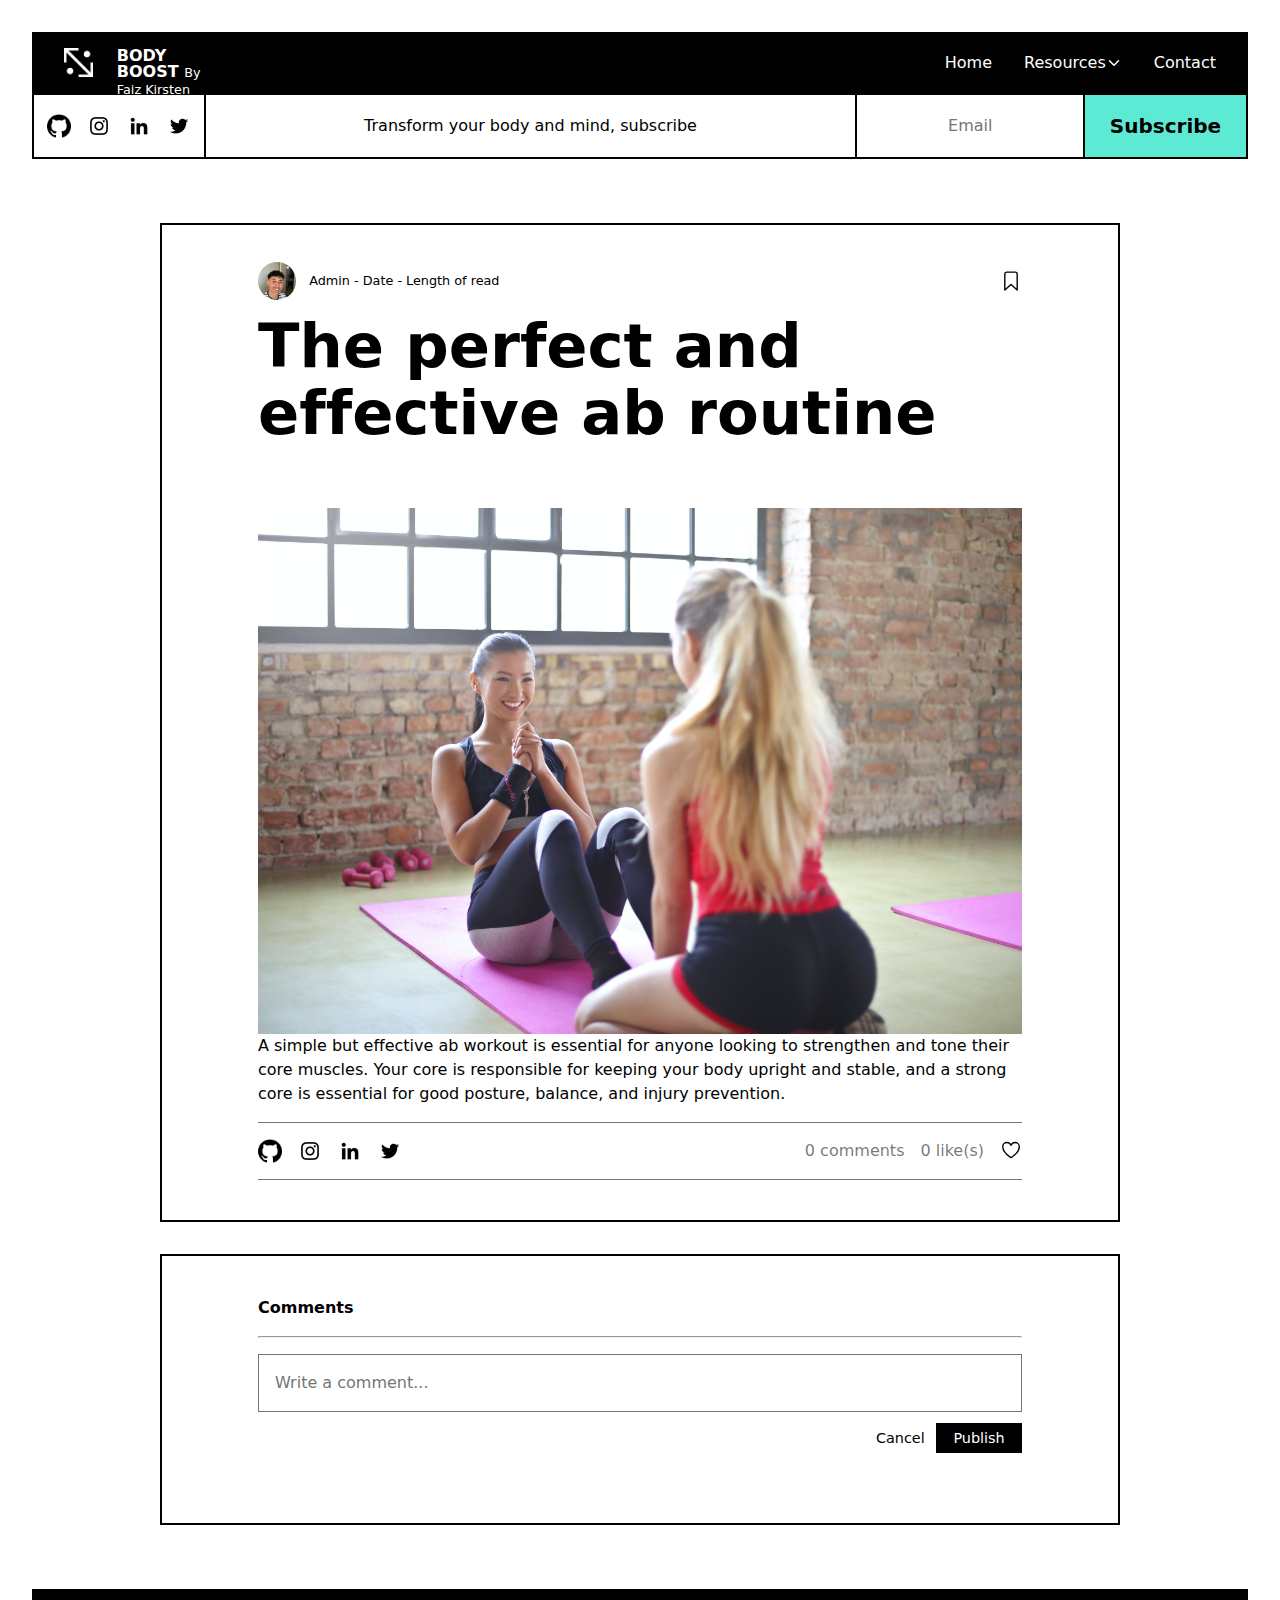
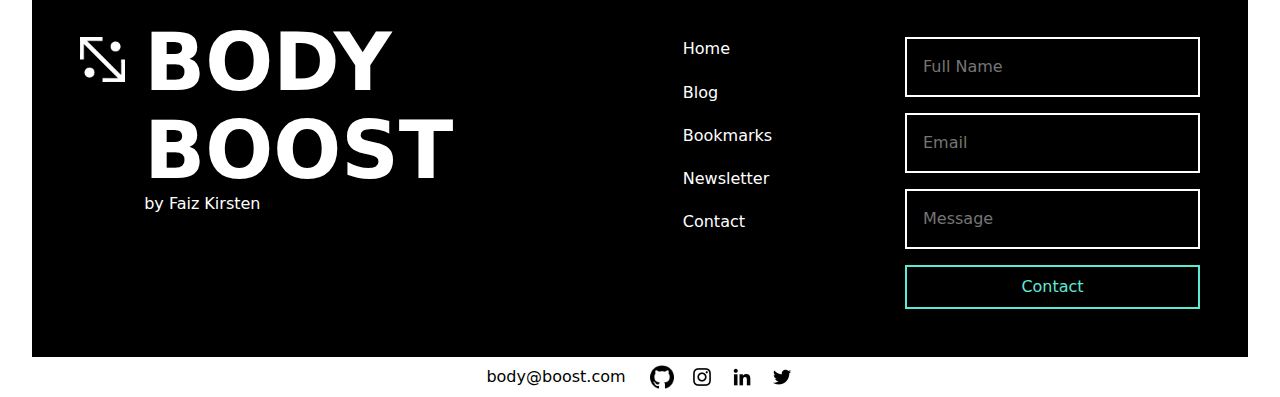
<file: html/article8.html>
<!DOCTYPE html>
<html lang="en">
    <head>
        <meta charset="UTF-8" />
        <meta http-equiv="X-UA-Compatible" content="IE=edge" />
        <meta name="viewport" content="width=device-width, initial-scale=1.0" />
        <title>body-boost.com</title>
        <link rel="stylesheet" href="../sass/index.css" />
        <script src="../js/main.js" defer></script>
        <script src="../js/comment.js" defer></script>
        <script src="../js/bookmark.js" defer></script>
        <script
            src="https://code.jquery.com/jquery-3.6.4.min.js"
            integrity="sha256-oP6HI9z1XaZNBrJURtCoUT5SUnxFr8s3BzRl+cbzUq8="
            crossorigin="anonymous"></script>
    </head>

    <body onload="checkBookmarkedOnLoad()">
        <!-- Mobile menu -->
        <div class="[ mobile-menu ][ scrollable ]">
            <img
                src="../assets/icons/close-outline.svg"
                alt=""
                class="mobile-menu-close" />
            <ul class="[ mobile-menu-links ] [ ]" role="list">
                <li>
                    <a href="../index.html" class="[ ][ link nav-link ]"
                        >Home</a
                    >
                </li>
                <li>
                    <a href="blog.html" class="link nav-link">Blog</a>
                </li>
                <li>
                    <a href="bookmarks.html" class="link nav-link">Bookmarks</a>
                </li>
                <li>
                    <a href="newsletter.html" class="link nav-link ]"
                        >Newsletter</a
                    >
                </li>

                <li>
                    <a href="#footer" class="[ contact-link ][ link nav-link ]"
                        >Contact</a
                    >
                </li>
            </ul>
        </div>
        <header class="[ container-secondary-center ][ primary-header ]">
            <nav class="[ navbar ][ ]">
                <!-- flexbox -->
                <div
                    class="[ flex ][ bg-primary-400 flex-space-between padding-1 ][ navbar-top ]">
                    <div class="[ flex ][ ][ navbar-top-left ]">
                        <a href="../index.html" class="company-logo-1">
                            <img
                                src="../assets/logo/body-boost-logo.png"
                                alt="" />
                        </a>

                        <div class="navbar-company">
                            <a
                                href="../index.html"
                                class="[ text-neutral-100 ][ link ][ ]">
                                <span class="[ fw-semi-bold ][ company-name ]">
                                    BODY BOOST
                                </span>
                                <span class="[ fw-light ][ company-owner ]"
                                    >By Faiz Kirsten
                                </span>
                            </a>
                        </div>
                    </div>
                    <!-- Mobile menu -->
                    <button>
                        <img
                            src="../assets/icons/menu-outline.svg"
                            alt=""
                            class="mobile-menu-open" />
                    </button>

                    <!-- desktop menu-->
                    <ul class="[ ] [ nav-links navbar-top-right ]" role="list">
                        <li>
                            <a href="../index.html" class="[ ][ link nav-link ]"
                                >Home</a
                            >
                        </li>

                        <li class="[ text-neutral-100 ][ dropdown-toggle ]">
                            Resources
                            <img
                                src="../assets/icons/chevron-down-outline.svg"
                                alt="" />

                            <div class="[ dropdown-menu ]">
                                <a href="blog.html" class="link nav-link"
                                    >Blog</a
                                >
                                <a href="bookmarks.html" class="link nav-link"
                                    >Bookmarks</a
                                >
                                <a
                                    href="newsletter.html"
                                    class="link nav-link ]"
                                    >Newsletter</a
                                >
                            </div>
                        </li>

                        <li>
                            <a href="#footer" class="[ ][ link nav-link ]"
                                >Contact</a
                            >
                        </li>
                    </ul>
                </div>

                <!-- grid -->
                <div class="[ grid ][ ][ navbar-bottom ]">
                    <div class="[ fw-light ][ tagline ]">
                        Transform your body and mind, subscribe
                    </div>
                    <div class="[ flex ][ ][ social-links ]">
                        <a
                            href="https://github.com/faiz-kirsten"
                            target="_blank"
                            ><img
                                src="../assets/socialMediaIcons/github.png"
                                alt="" /></a
                        ><a href=""
                            ><img
                                src="../assets/socialMediaIcons/insta-icon.webp"
                                alt="" /></a
                        ><a
                            href="https://www.linkedin.com/in/faiz-kirsten-8547a625b/"
                            target="_blank"
                            ><img
                                src="../assets/socialMediaIcons/linkedIn-icon.webp"
                                alt="" /></a
                        ><a href=""
                            ><img
                                src="../assets/socialMediaIcons/twitter-icon.webp"
                                alt=""
                        /></a>
                    </div>

                    <div class="[ ][ navbar-email ]">
                        <input
                            type="email"
                            name=""
                            id=""
                            placeholder="Email"
                            class="[ flex flex-align-center flex-justify-center ][ border-none text-align-center ][ navbar-email-input ]" />
                    </div>

                    <button
                        data-type="primary"
                        class="[ border-none fw-semi-bold ][ subscribe ][ flex flex-justify-center ][ bg-secondary-300 ]">
                        Subscribe
                    </button>
                </div>
            </nav>
        </header>
        <main class="[ ][ container-primary-center ][ main-content-article ]">
            <article class="article-main flow">
                <div
                    class="[ flex flex-align-center ][ flex-space-between fw-light ][ article-metadata ]">
                    <div
                        class="[ flex flex-align-center ][ article-metadata-info ]">
                        <img
                            src="../assets/user/IMG_4270.jpg"
                            alt=""
                            class="user-image" />
                        <span class="">Admin - Date - Length of read</span>
                    </div>
                    <img
                        src="../assets/icons/bookmark-outline (1).svg"
                        alt=""
                        class="bookmark-icon" />
                </div>

                <h2 class="article-title">
                    The perfect and effective ab routine
                </h2>

                <section class="article-content">
                    <img
                        src="../assets/blog/ab-workout.jpg"
                        alt=""
                        class="article-image" />
                    <p>
                        A simple but effective ab workout is essential for
                        anyone looking to strengthen and tone their core
                        muscles. Your core is responsible for keeping your body
                        upright and stable, and a strong core is essential for
                        good posture, balance, and injury prevention.
                    </p>
                </section>

                <section
                    class="[ flex ][ flex-space-between flex-align-center ][ article-footer ]">
                    <div class="[ flex ][ ][ social-links ]">
                        <a href=""
                            ><img
                                src="../assets/socialMediaIcons/github.png"
                                alt="" /></a
                        ><a href=""
                            ><img
                                src="../assets/socialMediaIcons/insta-icon.webp"
                                alt="" /></a
                        ><a href=""
                            ><img
                                src="../assets/socialMediaIcons/linkedIn-icon.webp"
                                alt="" /></a
                        ><a href=""
                            ><img
                                src="../assets/socialMediaIcons/twitter-icon.webp"
                                alt=""
                        /></a>
                    </div>
                    <div class="flex">
                        <div><span id="comment-counter">0</span> comments</div>
                        <div><span id="like-counter">0</span> like(s)</div>
                        <img
                            src="../assets/icons/heart-outline (1).svg"
                            alt=""
                            class="heart-icon" />
                    </div>
                </section>
            </article>
            <section class="comment-section flow">
                <p class="fw-semi-bold">Comments</p>
                <hr />
                <form action="" class="comment-form">
                    <textarea
                        name=""
                        id=""
                        rows="1"
                        placeholder="Write a comment..."
                        class="comment-input"></textarea>

                    <!-- Position these buttons absolutely -->
                    <div>
                        <button data-type="comment-cancel" id="comment-cancel">
                            Cancel
                        </button>
                        <button
                            data-type="comment-publish"
                            class="[ bg-primary-400 ][ ]"
                            id="comment-publish">
                            Publish
                        </button>
                    </div>
                </form>

                <div class="[ fw-light ][ comments ]" id="comments"></div>
            </section>
        </main>
        <footer id="footer" class="[ container-secondary-center ]">
            <div class="[ grid ][ bg-primary-400 ][ footer-primary ]">
                <div class="[ flex ][ footer-company-details ]">
                    <a href="../index.html">
                        <img
                            src="../assets/logo/body-boost-logo.png"
                            alt=""
                            class="company-logo-2" />
                    </a>

                    <div class="[ footer-company ]">
                        <a href="../index.html" class="[ link ]">
                            <span
                                class="[ fw-semi-bold ][ footer-company-name ]">
                                BODY BOOST
                            </span>
                            <br />

                            <span class="[ fw-light ][ footer-company-owner ]"
                                >by Faiz Kirsten
                            </span>
                        </a>
                    </div>
                </div>
                <ul
                    class="[ flex-col ] [ nav-links footer-nav-links ]"
                    role="list">
                    <li>
                        <a href="../index.html" class="[ ][ link nav-link ]"
                            >Home</a
                        >
                    </li>
                    <li>
                        <a href="blog.html" class="link nav-link">Blog</a>
                    </li>
                    <li>
                        <a href="bookmarks.html" class="link nav-link"
                            >Bookmarks</a
                        >
                    </li>

                    <li>
                        <a href="newsletter.html" class="link nav-link ]"
                            >Newsletter</a
                        >
                    </li>
                    <li>
                        <a href="#footer" class="link nav-link">Contact</a>
                    </li>
                </ul>
                <form class="[ flex flex-col ][ contact-form ]">
                    <input
                        type="text"
                        name=""
                        id=""
                        placeholder="Full Name"
                        required />
                    <input
                        type="email"
                        name=""
                        id=""
                        placeholder="Email"
                        required />
                    <textarea
                        name=""
                        id=""
                        cols="30"
                        rows="1"
                        placeholder="Message"></textarea>
                    <button
                        type="submit"
                        data-type="secondary"
                        class="[ text-secondary-300 ]">
                        Contact
                    </button>
                </form>
            </div>
            <div
                class="[ flex flex-align-center flex-justify-center ][ footer-secondary ]">
                <p>body@boost.com</p>
                <div
                    class="[ flex ][ flex-space-around ][ social-links footer-social-links ]">
                    <a href="https://github.com/faiz-kirsten" target="_blank"
                        ><img
                            src="../assets/socialMediaIcons/github.png"
                            alt="" /></a
                    ><a href=""
                        ><img
                            src="../assets/socialMediaIcons/insta-icon.webp"
                            alt="" /></a
                    ><a
                        href="https://www.linkedin.com/in/faiz-kirsten-8547a625b/"
                        target="_blank"
                        ><img
                            src="../assets/socialMediaIcons/linkedIn-icon.webp"
                            alt="" /></a
                    ><a href=""
                        ><img
                            src="../assets/socialMediaIcons/twitter-icon.webp"
                            alt=""
                    /></a>
                </div>
            </div>
        </footer>
    </body>
</html>
</file>
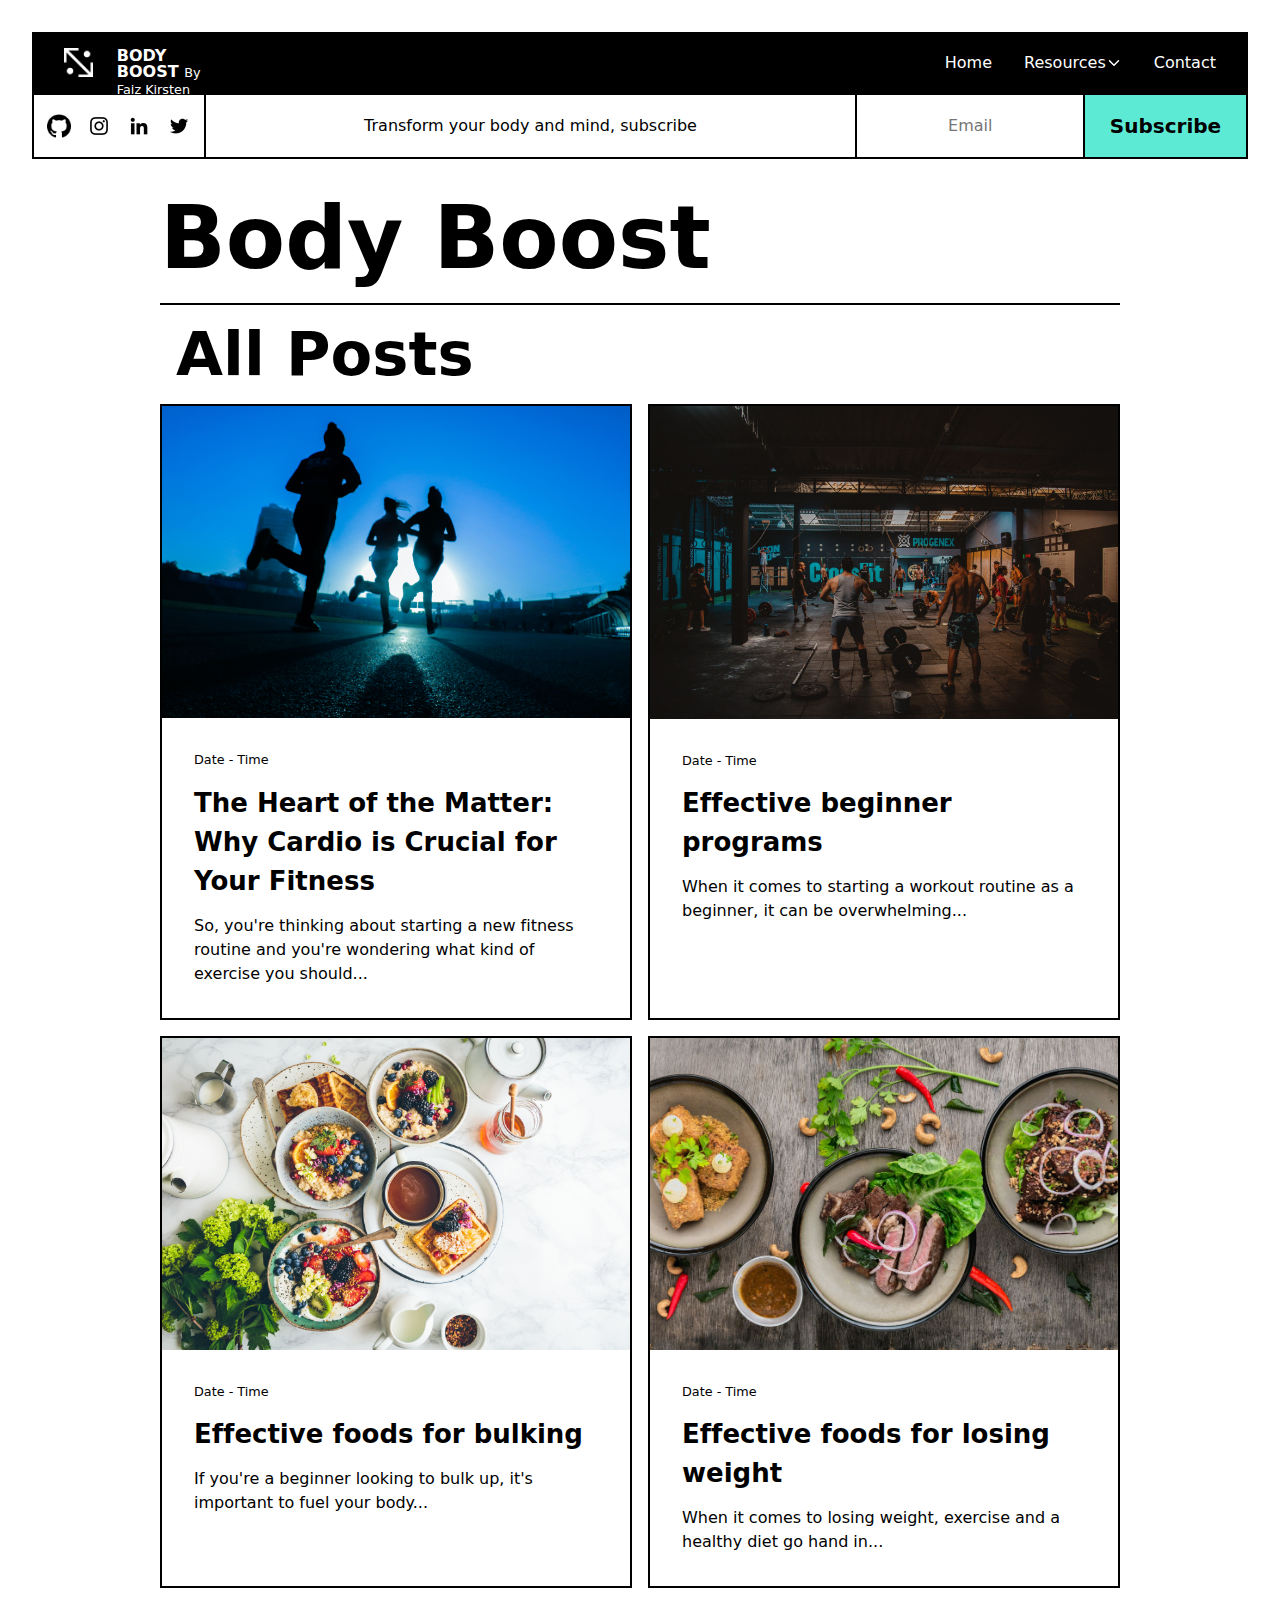
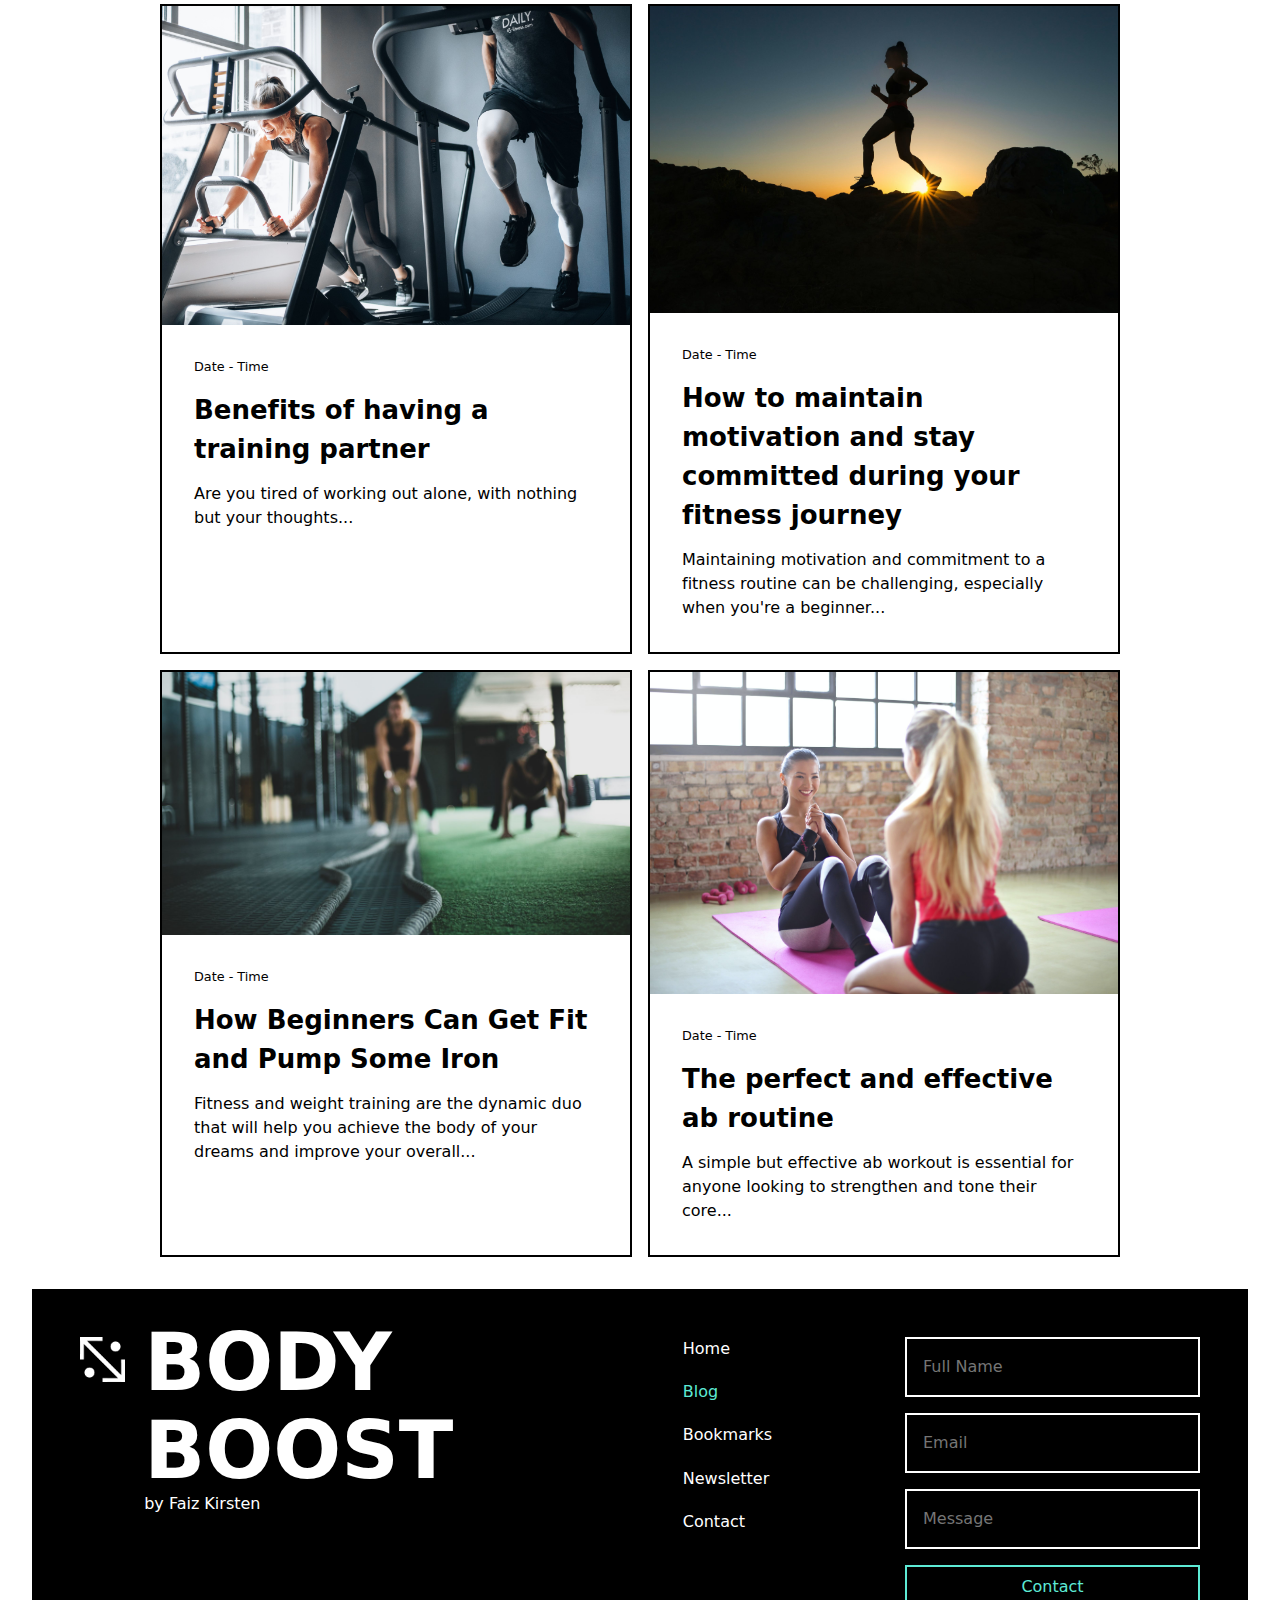
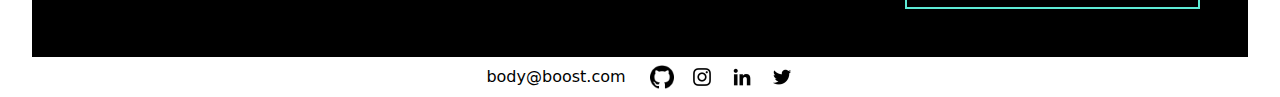
<file: html/blog.html>
<!DOCTYPE html>
<html lang="en">
    <head>
        <meta charset="UTF-8" />
        <meta http-equiv="X-UA-Compatible" content="IE=edge" />
        <meta name="viewport" content="width=device-width, initial-scale=1.0" />
        <title>body-boost.com</title>
        <link rel="stylesheet" href="../sass/index.css" />
        <script src="../js/main.js" defer></script>
        <script
            src="https://code.jquery.com/jquery-3.6.4.min.js"
            integrity="sha256-oP6HI9z1XaZNBrJURtCoUT5SUnxFr8s3BzRl+cbzUq8="
            crossorigin="anonymous"></script>
    </head>

    <body>
        <!-- Mobile menu -->
        <div class="[ mobile-menu ][ scrollable ]">
            <img
                src="../assets/icons/close-outline.svg"
                alt=""
                class="mobile-menu-close" />
            <ul class="[ mobile-menu-links ] [ ]" role="list">
                <li>
                    <a
                        href="../index.html"
                        class="[ text-secondary-300 ][ link nav-link ]"
                        >Home</a
                    >
                </li>
                <li>
                    <a href="blog.html" class="link nav-link">Blog</a>
                </li>
                <li>
                    <a href="bookmarks.html" class="link nav-link">Bookmarks</a>
                </li>
                <li>
                    <a href="newsletter.html" class="link nav-link ]"
                        >Newsletter</a
                    >
                </li>

                <li>
                    <a href="#footer" class="[ contact-link ][ link nav-link ]"
                        >Contact</a
                    >
                </li>
            </ul>
        </div>

        <header class="[ container-secondary-center ][ primary-header ]">
            <nav class="[ navbar ][ ]">
                <!-- flexbox -->
                <div
                    class="[ flex ][ bg-primary-400 flex-space-between padding-1 ][ navbar-top ]">
                    <div class="[ flex ][ ][ navbar-top-left ]">
                        <a href="../index.html" class="company-logo-1">
                            <img
                                src="../assets/logo/body-boost-logo.png"
                                alt="" />
                        </a>

                        <div class="navbar-company">
                            <a
                                href="../index.html"
                                class="[ text-neutral-100 ][ link ][ ]">
                                <span class="[ fw-semi-bold ][ company-name ]">
                                    BODY BOOST
                                </span>
                                <span class="[ fw-light ][ company-owner ]"
                                    >By Faiz Kirsten
                                </span>
                            </a>
                        </div>
                    </div>
                    <!-- Mobile menu -->
                    <button>
                        <img
                            src="../assets/icons/menu-outline.svg"
                            alt=""
                            class="mobile-menu-open" />
                    </button>

                    <!-- desktop menu-->
                    <ul class="[ ] [ nav-links navbar-top-right ]" role="list">
                        <li>
                            <a href="../index.html" class="[ link nav-link ]"
                                >Home</a
                            >
                        </li>

                        <li class="[ text-neutral-100 ][ dropdown-toggle ]">
                            Resources
                            <img
                                src="../assets/icons/chevron-down-outline.svg"
                                alt="" />

                            <div class="[ dropdown-menu ]">
                                <a
                                    href="blog.html"
                                    class="[ text-secondary-300 ][ link nav-link ]"
                                    >Blog</a
                                >
                                <a href="bookmarks.html" class="link nav-link"
                                    >Bookmarks</a
                                >
                                <a
                                    href="newsletter.html"
                                    class="link nav-link ]"
                                    >Newsletter</a
                                >
                            </div>
                        </li>

                        <li>
                            <a href="#footer" class="[ ][ link nav-link ]"
                                >Contact</a
                            >
                        </li>
                    </ul>
                </div>

                <!-- grid -->
                <div class="[ grid ][ ][ navbar-bottom ]">
                    <div class="[ fw-light ][ tagline ]">
                        Transform your body and mind, subscribe
                    </div>
                    <div class="[ flex ][ ][ social-links ]">
                        <a
                            href="https://github.com/faiz-kirsten"
                            target="_blank"
                            ><img
                                src="../assets/socialMediaIcons/github.png"
                                alt="" /></a
                        ><a href=""
                            ><img
                                src="../assets/socialMediaIcons/insta-icon.webp"
                                alt="" /></a
                        ><a
                            href="https://www.linkedin.com/in/faiz-kirsten-8547a625b/"
                            target="_blank"
                            ><img
                                src="../assets/socialMediaIcons/linkedIn-icon.webp"
                                alt="" /></a
                        ><a href=""
                            ><img
                                src="../assets/socialMediaIcons/twitter-icon.webp"
                                alt=""
                        /></a>
                    </div>

                    <div class="[ ][ navbar-email ]">
                        <input
                            type="email"
                            name=""
                            id=""
                            placeholder="Email"
                            class="[ flex flex-align-center flex-justify-center ][ border-none text-align-center ][ navbar-email-input ]" />
                    </div>

                    <button
                        data-type="primary"
                        class="[ border-none fw-semi-bold ][ subscribe ][ flex flex-justify-center ][ bg-secondary-300 ]">
                        Subscribe
                    </button>
                </div>
            </nav>
        </header>
        <main class="[ container-primary-center ][ main-content-blog ]">
            <h1 class="primary-heading-1 blog-h1">Body Boost</h1>
            <article>
                <h2 class="blog-h2">All Posts</h2>
                <div class="auto-grid">
                    <div class="card">
                        <img
                            src="../assets/blog/cardio.jpg"
                            alt=""
                            class="card-image" />

                        <div class="card-info">
                            <div>
                                <span class="card-date">Date - Time</span>
                            </div>

                            <a href="article1.html" class="card-info-link">
                                <p class="card-title">
                                    The Heart of the Matter: Why Cardio is
                                    Crucial for Your Fitness
                                </p>

                                <p class="card-description">
                                    So, you're thinking about starting a new
                                    fitness routine and you're wondering what
                                    kind of exercise you should...
                                </p>
                            </a>
                        </div>
                    </div>

                    <div class="card">
                        <img
                            src="../assets/blog/beginner-programs.jpg"
                            alt=""
                            class="card-image" />
                        <div class="card-info">
                            <div>
                                <span class="card-date">Date - Time</span>
                            </div>
                            <a href="article2.html" class="card-info-link">
                                <p class="card-title">
                                    Effective beginner programs
                                </p>
                                <p class="card-description">
                                    When it comes to starting a workout routine
                                    as a beginner, it can be overwhelming...
                                </p>
                            </a>
                        </div>
                    </div>
                    <div class="card">
                        <img
                            src="../assets/blog/bulking.jpg"
                            alt=""
                            class="card-image" />
                        <div class="card-info">
                            <div>
                                <span class="card-date">Date - Time</span>
                            </div>
                            <a href="article3.html" class="card-info-link">
                                <p class="card-title">
                                    Effective foods for bulking
                                </p>
                                <p class="card-description">
                                    If you're a beginner looking to bulk up,
                                    it's important to fuel your body...
                                </p>
                            </a>
                        </div>
                    </div>
                    <div class="card">
                        <img
                            src="../assets/blog/lose-weight.jpg"
                            alt=""
                            class="card-image" />
                        <div class="card-info">
                            <div>
                                <span class="card-date">Date - Time</span>
                            </div>
                            <a href="article4.html" class="card-info-link">
                                <p class="card-title">
                                    Effective foods for losing weight
                                </p>
                                <p class="card-description">
                                    When it comes to losing weight, exercise and
                                    a healthy diet go hand in...
                                </p>
                            </a>
                        </div>
                    </div>
                    <div class="card">
                        <img
                            src="../assets/blog/friends-working-out.jpg"
                            alt=""
                            class="card-image" />
                        <div class="card-info flow">
                            <div>
                                <span class="[ ][ card-date ]"
                                    >Date - Time</span
                                >
                            </div>

                            <a href="article5.html" class="card-info-link">
                                <p class="card-title">
                                    Benefits of having a training partner
                                </p>
                                <p class="card-description">
                                    Are you tired of working out alone, with
                                    nothing but your thoughts...
                                </p>
                            </a>
                        </div>
                    </div>

                    <div class="card">
                        <img
                            src="../assets/blog/maintaining-motivation.jpg"
                            alt=""
                            class="card-image" />
                        <div class="card-info">
                            <div>
                                <span class="card-date">Date - Time</span>
                            </div>
                            <a href="article6.html" class="card-info-link">
                                <p class="card-title">
                                    How to maintain motivation and stay
                                    committed during your fitness journey
                                </p>
                                <p class="card-description">
                                    Maintaining motivation and commitment to a
                                    fitness routine can be challenging,
                                    especially when you're a beginner...
                                </p>
                            </a>
                        </div>
                    </div>
                    <div class="card">
                        <img
                            src="../assets/blog/featured-post.jpg"
                            alt=""
                            class="card-image" />
                        <div class="card-info">
                            <div>
                                <span class="card-date">Date - Time</span>
                            </div>
                            <a href="article7.html" class="card-info-link">
                                <p class="card-title">
                                    How Beginners Can Get Fit and Pump Some Iron
                                </p>
                                <p class="card-description">
                                    Fitness and weight training are the dynamic
                                    duo that will help you achieve the body of
                                    your dreams and improve your overall...
                                </p>
                            </a>
                        </div>
                    </div>
                    <div class="card">
                        <img
                            src="../assets/blog/ab-workout.jpg"
                            alt=""
                            class="card-image" />
                        <div class="card-info">
                            <div>
                                <span class="card-date">Date - Time</span>
                            </div>
                            <a href="article8.html" class="card-info-link">
                                <p class="card-title">
                                    The perfect and effective ab routine
                                </p>
                                <p class="card-description">
                                    A simple but effective ab workout is
                                    essential for anyone looking to strengthen
                                    and tone their core...
                                </p>
                            </a>
                        </div>
                    </div>
                </div>
            </article>
        </main>
        <footer id="footer" class="[ container-secondary-center ]">
            <div class="[ grid ][ bg-primary-400 ][ footer-primary ]">
                <div class="[ flex ][ footer-company-details ]">
                    <a href="../index.html">
                        <img
                            src="../assets/logo/body-boost-logo.png"
                            alt=""
                            class="company-logo-2" />
                    </a>

                    <div class="[ footer-company ]">
                        <a href="../index.html" class="[ link ]">
                            <span
                                class="[ fw-semi-bold ][ footer-company-name ]">
                                BODY BOOST
                            </span>
                            <br />

                            <span class="[ fw-light ][ footer-company-owner ]"
                                >by Faiz Kirsten
                            </span>
                        </a>
                    </div>
                </div>
                <ul
                    class="[ flex-col ] [ nav-links footer-nav-links ]"
                    role="list">
                    <li>
                        <a href="../index.html" class="[ link nav-link ]"
                            >Home</a
                        >
                    </li>
                    <li>
                        <a
                            href="blog.html"
                            class="[ text-secondary-300 ][ link nav-link ]"
                            >Blog</a
                        >
                    </li>
                    <li>
                        <a href="bookmarks.html" class="link nav-link"
                            >Bookmarks</a
                        >
                    </li>
                    <li>
                        <a href="newsletter.html" class="link nav-link ]"
                            >Newsletter</a
                        >
                    </li>
                    <li>
                        <a href="#footer" class="link nav-link">Contact</a>
                    </li>
                </ul>
                <form class="[ flex flex-col ][ contact-form ]">
                    <input
                        type="text"
                        name=""
                        id=""
                        placeholder="Full Name"
                        required />
                    <input
                        type="email"
                        name=""
                        id=""
                        placeholder="Email"
                        required />
                    <textarea
                        name=""
                        id=""
                        cols="30"
                        rows="1"
                        placeholder="Message"></textarea>
                    <button
                        type="submit"
                        data-type="secondary"
                        class="[ text-secondary-300 ]">
                        Contact
                    </button>
                </form>
            </div>
            <div
                class="[ flex flex-align-center flex-justify-center ][ footer-secondary ]">
                <p>body@boost.com</p>
                <div
                    class="[ flex ][ flex-space-around ][ social-links footer-social-links ]">
                    <a href="https://github.com/faiz-kirsten" target="_blank"
                        ><img
                            src="../assets/socialMediaIcons/github.png"
                            alt="" /></a
                    ><a href=""
                        ><img
                            src="../assets/socialMediaIcons/insta-icon.webp"
                            alt="" /></a
                    ><a
                        href="https://www.linkedin.com/in/faiz-kirsten-8547a625b/"
                        target="_blank"
                        ><img
                            src="../assets/socialMediaIcons/linkedIn-icon.webp"
                            alt="" /></a
                    ><a href=""
                        ><img
                            src="../assets/socialMediaIcons/twitter-icon.webp"
                            alt=""
                    /></a>
                </div>
            </div>
        </footer>
    </body>
</html>
</file>
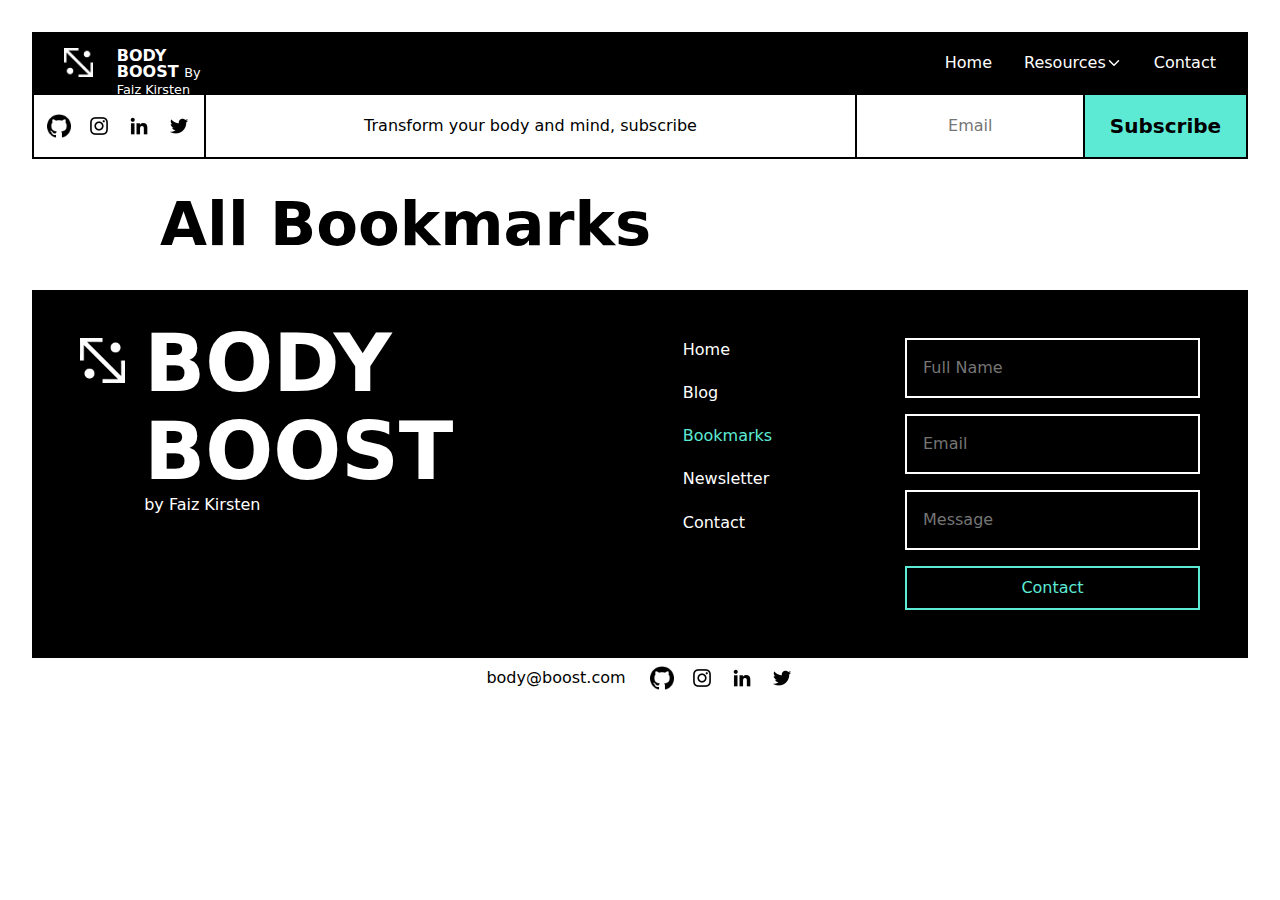
<file: html/bookmarks.html>
<!DOCTYPE html>
<html lang="en">
    <head>
        <meta charset="UTF-8" />
        <meta http-equiv="X-UA-Compatible" content="IE=edge" />
        <meta name="viewport" content="width=device-width, initial-scale=1.0" />
        <title>body-boost.com</title>
        <link rel="stylesheet" href="../sass/index.css" />
        <script src="../js/main.js" defer></script>
        <script src="../js/bookmark.js" defer></script>
        <script
            src="https://code.jquery.com/jquery-3.6.4.min.js"
            integrity="sha256-oP6HI9z1XaZNBrJURtCoUT5SUnxFr8s3BzRl+cbzUq8="
            crossorigin="anonymous"></script>
    </head>

    <body onload="myLoad()">
        <!-- Mobile menu -->
        <div class="[ mobile-menu ][ scrollable ]">
            <img
                src="../assets/icons/close-outline.svg"
                alt=""
                class="mobile-menu-close" />
            <ul class="[ mobile-menu-links ] [ ]" role="list">
                <li>
                    <a
                        href="../index.html"
                        class="[ text-secondary-300 ][ link nav-link ]"
                        >Home</a
                    >
                </li>
                <li>
                    <a href="blog.html" class="link nav-link">Blog</a>
                </li>
                <li>
                    <a href="bookmarks.html" class="link nav-link">Bookmarks</a>
                </li>
                <li>
                    <a href="newsletter.html" class="link nav-link ]"
                        >Newsletter</a
                    >
                </li>

                <li>
                    <a href="#footer" class="[ contact-link ][ link nav-link ]"
                        >Contact</a
                    >
                </li>
            </ul>
        </div>

        <header class="[ container-secondary-center ][ primary-header ]">
            <nav class="[ navbar ][ ]">
                <!-- flexbox -->
                <div
                    class="[ flex ][ bg-primary-400 flex-space-between padding-1 ][ navbar-top ]">
                    <div class="[ flex ][ ][ navbar-top-left ]">
                        <a href="../index.html" class="company-logo-1">
                            <img
                                src="../assets/logo/body-boost-logo.png"
                                alt="" />
                        </a>

                        <div class="navbar-company">
                            <a
                                href="../index.html"
                                class="[ text-neutral-100 ][ link ][ ]">
                                <span class="[ fw-semi-bold ][ company-name ]">
                                    BODY BOOST
                                </span>
                                <span class="[ fw-light ][ company-owner ]"
                                    >By Faiz Kirsten
                                </span>
                            </a>
                        </div>
                    </div>
                    <!-- Mobile menu -->
                    <button>
                        <img
                            src="../assets/icons/menu-outline.svg"
                            alt=""
                            class="mobile-menu-open" />
                    </button>

                    <!-- desktop menu-->
                    <ul class="[ ] [ nav-links navbar-top-right ]" role="list">
                        <li>
                            <a href="../index.html" class="[ link nav-link ]"
                                >Home</a
                            >
                        </li>

                        <li class="[ text-neutral-100 ][ dropdown-toggle ]">
                            Resources
                            <img
                                src="../assets/icons/chevron-down-outline.svg"
                                alt="" />

                            <div class="[ dropdown-menu ]">
                                <a href="blog.html" class="[ link nav-link ]"
                                    >Blog</a
                                >
                                <a
                                    href="bookmarks.html"
                                    class="[ text-secondary-300 ][ link nav-link ]"
                                    >Bookmarks</a
                                >
                                <a
                                    href="newsletter.html"
                                    class="link nav-link ]"
                                    >Newsletter</a
                                >
                            </div>
                        </li>

                        <li>
                            <a href="#footer" class="[ ][ link nav-link ]"
                                >Contact</a
                            >
                        </li>
                    </ul>
                </div>

                <!-- grid -->
                <div class="[ grid ][ ][ navbar-bottom ]">
                    <div class="[ fw-light ][ tagline ]">
                        Transform your body and mind, subscribe
                    </div>
                    <div class="[ flex ][ ][ social-links ]">
                        <a
                            href="https://github.com/faiz-kirsten"
                            target="_blank"
                            ><img
                                src="../assets/socialMediaIcons/github.png"
                                alt="" /></a
                        ><a href=""
                            ><img
                                src="../assets/socialMediaIcons/insta-icon.webp"
                                alt="" /></a
                        ><a
                            href="https://www.linkedin.com/in/faiz-kirsten-8547a625b/"
                            target="_blank"
                            ><img
                                src="../assets/socialMediaIcons/linkedIn-icon.webp"
                                alt="" /></a
                        ><a href=""
                            ><img
                                src="../assets/socialMediaIcons/twitter-icon.webp"
                                alt=""
                        /></a>
                    </div>

                    <div class="[ ][ navbar-email ]">
                        <input
                            type="email"
                            name=""
                            id=""
                            placeholder="Email"
                            class="[ flex flex-align-center flex-justify-center ][ border-none text-align-center ][ navbar-email-input ]" />
                    </div>

                    <button
                        data-type="primary"
                        class="[ border-none fw-semi-bold ][ subscribe ][ flex flex-justify-center ][ bg-secondary-300 ]">
                        Subscribe
                    </button>
                </div>
            </nav>
        </header>
        <main class="[ container-primary-center ]">
            <h2>All Bookmarks</h2>
            <div
                class="auto-grid"
                id="bookmarked-articles"
                class="bookmarked-articles margin-bottom"></div>
        </main>
        <footer id="footer" class="[ container-secondary-center ]">
            <div class="[ grid ][ bg-primary-400 ][ footer-primary ]">
                <div class="[ flex ][ footer-company-details ]">
                    <a href="../index.html">
                        <img
                            src="../assets/logo/body-boost-logo.png"
                            alt=""
                            class="company-logo-2" />
                    </a>

                    <div class="[ footer-company ]">
                        <a href="../index.html" class="[ link ]">
                            <span
                                class="[ fw-semi-bold ][ footer-company-name ]">
                                BODY BOOST
                            </span>
                            <br />

                            <span class="[ fw-light ][ footer-company-owner ]"
                                >by Faiz Kirsten
                            </span>
                        </a>
                    </div>
                </div>
                <ul
                    class="[ flex-col ] [ nav-links footer-nav-links ]"
                    role="list">
                    <li>
                        <a href="../index.html" class="[ link nav-link ]"
                            >Home</a
                        >
                    </li>
                    <li>
                        <a href="blog.html" class="[ link nav-link ]">Blog</a>
                    </li>
                    <li>
                        <a
                            href="bookmarks.html"
                            class="[ text-secondary-300 ] [ link nav-link ]"
                            >Bookmarks</a
                        >
                    </li>

                    <li>
                        <a href="newsletter.html" class="[ link nav-link ]"
                            >Newsletter</a
                        >
                    </li>
                    <li>
                        <a href="#footer" class="link nav-link">Contact</a>
                    </li>
                </ul>
                <form class="[ flex flex-col ][ contact-form ]">
                    <input
                        type="text"
                        name=""
                        id=""
                        placeholder="Full Name"
                        required />
                    <input
                        type="email"
                        name=""
                        id=""
                        placeholder="Email"
                        required />
                    <textarea
                        name=""
                        id=""
                        cols="30"
                        rows="1"
                        placeholder="Message"></textarea>
                    <button
                        type="submit"
                        data-type="secondary"
                        class="[ text-secondary-300 ]">
                        Contact
                    </button>
                </form>
            </div>
            <div
                class="[ flex flex-align-center flex-justify-center ][ footer-secondary ]">
                <p>body@boost.com</p>
                <div
                    class="[ flex ][ flex-space-around ][ social-links footer-social-links ]">
                    <a href="https://github.com/faiz-kirsten" target="_blank"
                        ><img
                            src="../assets/socialMediaIcons/github.png"
                            alt="" /></a
                    ><a href=""
                        ><img
                            src="../assets/socialMediaIcons/insta-icon.webp"
                            alt="" /></a
                    ><a
                        href="https://www.linkedin.com/in/faiz-kirsten-8547a625b/"
                        target="_blank"
                        ><img
                            src="../assets/socialMediaIcons/linkedIn-icon.webp"
                            alt="" /></a
                    ><a href=""
                        ><img
                            src="../assets/socialMediaIcons/twitter-icon.webp"
                            alt=""
                    /></a>
                </div>
            </div>
        </footer>
    </body>
</html>
</file>
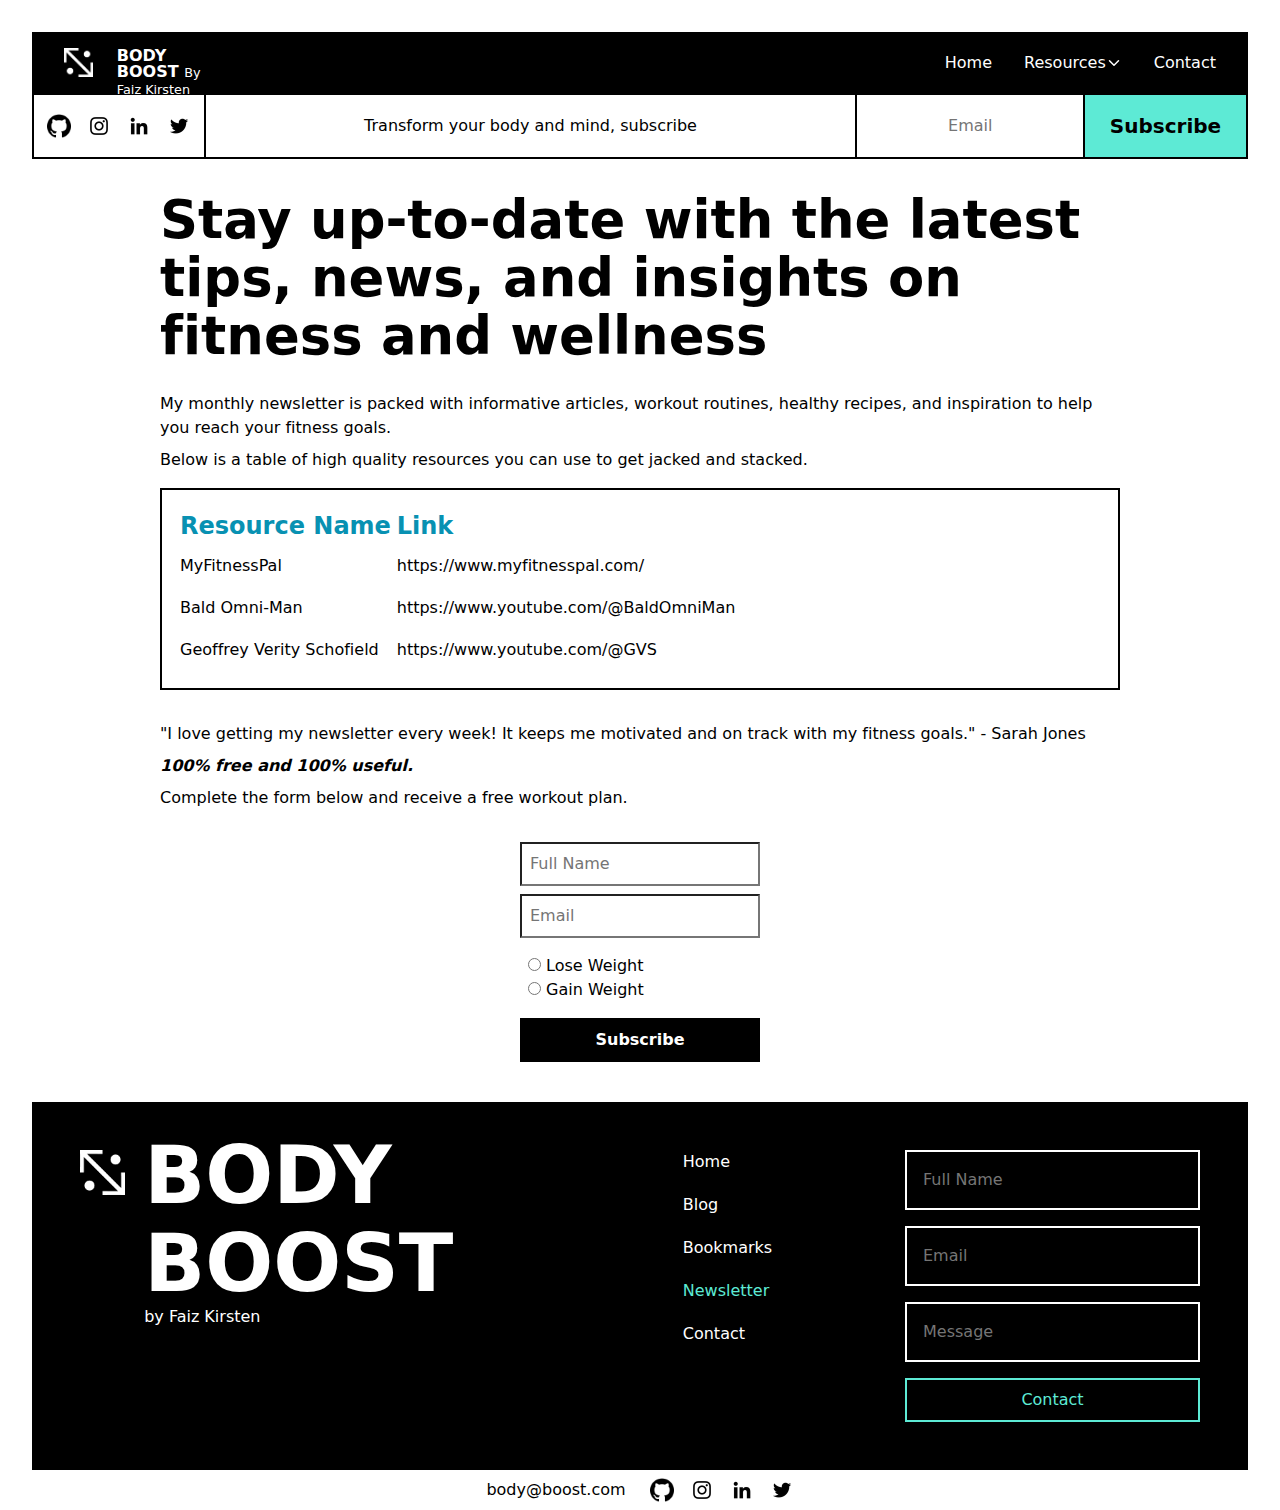
<file: html/newsletter.html>
<!DOCTYPE html>
<html lang="en">
    <head>
        <meta charset="UTF-8" />
        <meta http-equiv="X-UA-Compatible" content="IE=edge" />
        <meta name="viewport" content="width=device-width, initial-scale=1.0" />
        <title>body-boost.com</title>
        <link rel="stylesheet" href="../sass/index.css" />
        <script src="../js/main.js" defer></script>
        <script
            src="https://code.jquery.com/jquery-3.6.4.min.js"
            integrity="sha256-oP6HI9z1XaZNBrJURtCoUT5SUnxFr8s3BzRl+cbzUq8="
            crossorigin="anonymous"></script>
    </head>

    <body>
        <!-- Mobile menu -->
        <div class="[ mobile-menu ][ scrollable ]">
            <img
                src="../assets/icons/close-outline.svg"
                alt=""
                class="mobile-menu-close" />
            <ul class="[ mobile-menu-links ] [ ]" role="list">
                <li>
                    <a href="../index.html" class="[ link nav-link ]">Home</a>
                </li>
                <li>
                    <a href="blog.html" class="link nav-link">Blog</a>
                </li>
                <li>
                    <a href="bookmarks.html" class="link nav-link">Bookmarks</a>
                </li>
                <li>
                    <a href="newsletter.html" class="link nav-link ]"
                        >Newsletter</a
                    >
                </li>
                <li>
                    <a href="#footer" class="[ contact-link ][ link nav-link ]"
                        >Contact</a
                    >
                </li>
            </ul>
        </div>

        <header class="[ container-secondary-center ][ primary-header ]">
            <nav class="[ navbar ][ ]">
                <!-- flexbox -->
                <div
                    class="[ flex ][ bg-primary-400 flex-space-between padding-1 ][ navbar-top ]">
                    <div class="[ flex ][ ][ navbar-top-left ]">
                        <a href="../index.html" class="company-logo-1">
                            <img
                                src="../assets/logo/body-boost-logo.png"
                                alt="" />
                        </a>

                        <div class="navbar-company">
                            <a
                                href="../index.html"
                                class="[ text-neutral-100 ][ link ][ ]">
                                <span class="[ fw-semi-bold ][ company-name ]">
                                    BODY BOOST
                                </span>
                                <span class="[ fw-light ][ company-owner ]"
                                    >By Faiz Kirsten
                                </span>
                            </a>
                        </div>
                    </div>
                    <!-- Mobile menu -->
                    <button>
                        <img
                            src="../assets/icons/menu-outline.svg"
                            alt=""
                            class="mobile-menu-open" />
                    </button>

                    <!-- desktop menu-->
                    <ul class="[ ] [ nav-links navbar-top-right ]" role="list">
                        <li>
                            <a href="../index.html" class="[ link nav-link ]"
                                >Home</a
                            >
                        </li>

                        <li class="[ text-neutral-100 ][ dropdown-toggle ]">
                            Resources
                            <img
                                src="../assets/icons/chevron-down-outline.svg"
                                alt="" />

                            <div class="[ dropdown-menu ]">
                                <a href="blog.html" class="[ link nav-link ]"
                                    >Blog</a
                                >
                                <a
                                    href="bookmarks.html"
                                    class="[ link nav-link ]"
                                    >Bookmarks</a
                                >
                                <a
                                    href="newsletter.html"
                                    class="[ text-secondary-300 ][ link nav-link ]"
                                    >Newsletter</a
                                >
                            </div>
                        </li>
                        <li>
                            <a href="#footer" class="[ ][ link nav-link ]"
                                >Contact</a
                            >
                        </li>
                    </ul>
                </div>

                <!-- grid -->
                <div class="[ grid ][ ][ navbar-bottom ]">
                    <div class="[ fw-light ][ tagline ]">
                        Transform your body and mind, subscribe
                    </div>
                    <div class="[ flex ][ ][ social-links ]">
                        <a
                            href="https://github.com/faiz-kirsten"
                            target="_blank"
                            ><img
                                src="../assets/socialMediaIcons/github.png"
                                alt="" /></a
                        ><a href=""
                            ><img
                                src="../assets/socialMediaIcons/insta-icon.webp"
                                alt="" /></a
                        ><a
                            href="https://www.linkedin.com/in/faiz-kirsten-8547a625b/"
                            target="_blank"
                            ><img
                                src="../assets/socialMediaIcons/linkedIn-icon.webp"
                                alt="" /></a
                        ><a href=""
                            ><img
                                src="../assets/socialMediaIcons/twitter-icon.webp"
                                alt=""
                        /></a>
                    </div>

                    <div class="[ ][ navbar-email ]">
                        <input
                            type="email"
                            name=""
                            id=""
                            placeholder="Email"
                            class="[ flex flex-align-center flex-justify-center ][ border-none text-align-center ][ navbar-email-input ]" />
                    </div>

                    <button
                        data-type="primary"
                        class="[ border-none fw-semi-bold ][ subscribe ][ flex flex-justify-center ][ bg-secondary-300 ]">
                        Subscribe
                    </button>
                </div>
            </nav>
        </header>
        <main class="[ container-primary-center ][ newsletter-container ]">
            <h1 class="newsletter-heading">
                Stay up-to-date with the latest tips, news, and insights on
                fitness and wellness
            </h1>
            <p>
                My monthly newsletter is packed with informative articles,
                workout routines, healthy recipes, and inspiration to help you
                reach your fitness goals.
            </p>

            <p>
                Below is a table of high quality resources you can use to get
                jacked and stacked.
            </p>
            <table class="resource-table">
                <thead class="resource-table-header">
                    <tr class="resource-table-header-row">
                        <th class="resource-table-header-cell">
                            Resource Name
                        </th>
                        <th class="resource-table-header-cell">Link</th>
                    </tr>
                </thead>
                <tbody class="resource-table-body">
                    <tr class="resource-table-body-row">
                        <td class="resource-table-body-cell">MyFitnessPal</td>

                        <td class="resource-table-body-cell">
                            <a
                                href="https://www.myfitnesspal.com/"
                                target="_blank"
                                class="[ card-info-link ]"
                                >https://www.myfitnesspal.com/</a
                            >
                        </td>
                    </tr>
                    <tr class="resource-table-body-row">
                        <td class="resource-table-body-cell">Bald Omni-Man</td>

                        <td class="resource-table-body-cell">
                            <a
                                href="https://www.youtube.com/@BaldOmniMan"
                                target="_blank"
                                class="[ card-info-link ]"
                                >https://www.youtube.com/@BaldOmniMan</a
                            >
                        </td>
                    </tr>
                    <tr class="resource-table-body-row">
                        <td class="resource-table-body-cell">
                            Geoffrey Verity Schofield
                        </td>

                        <td class="resource-table-body-cell">
                            <a
                                href="https://www.youtube.com/@GVS"
                                target="_blank"
                                class="[ card-info-link ]"
                                >https://www.youtube.com/@GVS</a
                            >
                        </td>
                    </tr>
                </tbody>
            </table>

            <p>
                "I love getting my newsletter every week! It keeps me motivated
                and on track with my fitness goals." - Sarah Jones
            </p>
            <p><em class="fw-semi-bold">100% free and 100% useful.</em></p>
            <p>Complete the form below and receive a free workout plan.</p>
            <div class="form-container">
                <form class="[ ][ newsletter-form ]">
                    <input
                        type="text"
                        name=""
                        id=""
                        placeholder="Full Name"
                        required />
                    <input
                        type="email"
                        name=""
                        id=""
                        placeholder="Email"
                        required />
                    <div>
                        <div>
                            <input
                                type="radio"
                                id="goalchoice-1"
                                name="fitness_goal" />
                            <label for="goalchoice-1">Lose Weight</label>
                        </div>
                        <div>
                            <input
                                type="radio"
                                id="goalchoice-2"
                                name="fitness_goal" />
                            <label for="goalchoice-2">Gain Weight</label>
                        </div>
                    </div>
                    <button
                        type="submit"
                        data-type="newsletter"
                        class="[ bg-primary-400 text-neutral-100 ]">
                        Subscribe
                    </button>
                </form>
            </div>
        </main>
        <footer id="footer" class="[ container-secondary-center ]">
            <div class="[ grid ][ bg-primary-400 ][ footer-primary ]">
                <div class="[ flex ][ footer-company-details ]">
                    <a href="../index.html">
                        <img
                            src="../assets/logo/body-boost-logo.png"
                            alt=""
                            class="company-logo-2" />
                    </a>

                    <div class="[ footer-company ]">
                        <a href="../index.html" class="[ link ]">
                            <span
                                class="[ fw-semi-bold ][ footer-company-name ]">
                                BODY BOOST
                            </span>
                            <br />

                            <span class="[ fw-light ][ footer-company-owner ]"
                                >by Faiz Kirsten
                            </span>
                        </a>
                    </div>
                </div>
                <ul
                    class="[ flex-col ] [ nav-links footer-nav-links ]"
                    role="list">
                    <li>
                        <a href="../index.html" class="[ link nav-link ]"
                            >Home</a
                        >
                    </li>
                    <li>
                        <a href="blog.html" class="[ link nav-link ]">Blog</a>
                    </li>
                    <li>
                        <a href="bookmarks.html" class="[ link nav-link ]"
                            >Bookmarks</a
                        >
                    </li>
                    <li>
                        <a
                            href="newsletter.html"
                            class="[ text-secondary-300 ][ link nav-link ]"
                            >Newsletter</a
                        >
                    </li>
                    <li>
                        <a href="#footer" class="link nav-link">Contact</a>
                    </li>
                </ul>
                <form class="[ flex flex-col ][ contact-form ]">
                    <input
                        type="text"
                        name=""
                        id=""
                        placeholder="Full Name"
                        required />
                    <input
                        type="email"
                        name=""
                        id=""
                        placeholder="Email"
                        required />
                    <textarea
                        name=""
                        id=""
                        cols="30"
                        rows="1"
                        placeholder="Message"></textarea>
                    <button
                        type="submit"
                        data-type="secondary"
                        class="[ text-secondary-300 ]">
                        Contact
                    </button>
                </form>
            </div>
            <div
                class="[ flex flex-align-center flex-justify-center ][ footer-secondary ]">
                <p>body@boost.com</p>
                <div
                    class="[ flex ][ flex-space-around ][ social-links footer-social-links ]">
                    <a href="https://github.com/faiz-kirsten" target="_blank"
                        ><img
                            src="../assets/socialMediaIcons/github.png"
                            alt="" /></a
                    ><a href=""
                        ><img
                            src="../assets/socialMediaIcons/insta-icon.webp"
                            alt="" /></a
                    ><a
                        href="https://www.linkedin.com/in/faiz-kirsten-8547a625b/"
                        target="_blank"
                        ><img
                            src="../assets/socialMediaIcons/linkedIn-icon.webp"
                            alt="" /></a
                    ><a href=""
                        ><img
                            src="../assets/socialMediaIcons/twitter-icon.webp"
                            alt=""
                    /></a>
                </div>
            </div>
        </footer>
    </body>
</html>
</file>
<file: sass/index.css>
button {
  cursor: pointer;
  border: 2px solid var(--clr-primary-400);
  background: transparent;
}
button[data-type=primary] {
  font-size: 1.25rem;
}
@media (min-width: 43.74em) {
  button[data-type=primary] {
    border-left: var(--border);
  }
}
@media (max-width: 43.74875em) {
  button[data-type=primary] {
    border: var(--border);
  }
}
button[data-type=primary]:hover,
button [data-type=primary]:focus {
  background: transparent;
  transition: ease-in 400ms;
}
button[data-type=secondary] {
  border: 2px solid var(--clr-secondary-300);
  padding: 0.5em;
}
button[data-type=secondary]:hover, button[data-type=secondary]:focus {
  background: var(--clr-secondary-300);
  color: var(--text-neutral-100);
  transition: ease-in 400ms;
}
button[data-type=comment-publish], button[data-type=comment-cancel] {
  border: none;
  font-size: 0.9rem;
  font-weight: var(--fw-light);
  line-height: 0.9;
  position: absolute;
  bottom: -34px;
  padding: 0.6em 1.2em;
}
button[data-type=comment-publish]:hover, button[data-type=comment-publish]:focus, button[data-type=comment-cancel]:hover, button[data-type=comment-cancel]:focus {
  opacity: 0.8;
}
button[data-type=comment-publish] {
  color: var(--clr-neutral-100);
  right: 0;
}
button[data-type=comment-cancel] {
  right: 80px;
}
button[data-type=newsletter], button[data-type=newsletter] {
  font-weight: var(--fw-semi-bold);
}
button[data-type=newsletter]:hover, button[data-type=newsletter]:focus {
  border: var(--border);
  background: var(--clr-neutral-100);
  color: var(--clr-primary-400);
}

.card {
  text-align: left;
  border: var(--border);
}
.card-date {
  font-size: 0.8rem;
  font-weight: var(--fw-light);
}
.card-info {
  padding: 2em;
}
.card-info :first-child {
  display: flex;
  justify-content: space-between;
  margin-bottom: 0.5em;
}
.card-info-link {
  text-decoration: none;
  color: var(--clr-primary-400);
}
.card-info-link:hover, .card-info-link:focus {
  color: #0891b2;
}
.card-image {
  -o-object-fit: cover;
     object-fit: cover;
}
.card-image:hover {
  transition: ease-in 400ms;
}
.card-title {
  font-size: var(--fs-h3);
  font-weight: var(--fw-semi-bold);
}

.main-content-home {
  text-align: center;
  --flow-spacer: 5em;
}
@media (min-width: 43.74em) {
  .main-content-home {
    text-align: left;
  }
}

.home-tagline {
  font-size: 1.2rem;
  color: var(--clr-primary-300);
}

.bookmark-icon,
.heart-icon {
  height: 22px;
  cursor: pointer;
}
.bookmark-icon:active,
.heart-icon:active {
  height: 21px;
}

.featured {
  display: flex;
  flex-direction: column;
  justify-content: space-between;
  justify-content: center;
  align-items: center;
  gap: 1em;
}
.featured-section {
  margin-bottom: 3.5em;
}
@media (min-width: 43.74em) {
  .featured {
    flex-direction: row;
    justify-content: space-between;
  }
}
.featured > * {
  width: 12em;
}
.featured-title {
  border-top: var(--border);
  margin-bottom: 0.5em;
  padding-top: 0.5em;
}

.secondary-header {
  position: relative;
  border-top: var(--border);
  border-bottom: var(--border);
  padding: 0.8em 2.8em 3em 2.8em;
  margin-bottom: 1.5em;
}
@media (min-width: 43.74em) {
  .secondary-header {
    padding: 0.8em 2.8em;
  }
}
.secondary-header h2 + span {
  font-weight: var(--fw-light);
}

a[data-type=secondary] {
  background-color: var(--clr-primary-400);
  padding: 0.2em 0.8em;
  font-weight: var(--fw-slighly-bold);
  position: absolute;
  font-size: 1.2rem;
  bottom: 0;
  right: 50%;
  transform: translate(50%, 0);
  border: var(--border);
  border-bottom: 0;
}
@media (min-width: 43.74em) {
  a[data-type=secondary] {
    bottom: 0;
    right: 0;
    transform: translate(0, 0);
  }
}
a[data-type=secondary]:hover, a[data-type=secondary]:focus {
  background-color: var(--clr-neutral-100);
  color: var(--clr-primary-400);
}

.main-content-blog {
  text-align: center;
}
@media (min-width: 43.74em) {
  .main-content-blog {
    text-align: left;
  }
}

.blog-h1 {
  margin-bottom: 0.2em;
}
.blog-h2 {
  border-top: var(--border);
  padding: 1rem;
}

.article-main {
  border: var(--border);
  padding: 2.5em 1em;
  margin: 4em 0 2em 0;
}
@media (min-width: 43.74em) {
  .article-main {
    padding: 2.5em 6em;
  }
}

.article-metadata {
  height: 2em;
}
.article-metadata-info {
  gap: 1em;
  font-size: 0.8rem;
}

.article-title {
  margin-bottom: 1em;
}

.article-footer {
  border-top: 1px solid var(--clr-primary-300);
  border-bottom: 1px solid var(--clr-primary-300);
  margin-top: 2em;
  padding: 1em 0;
}
.article-footer :last-child {
  gap: 1em;
  color: var(--clr-primary-300);
}

.user-image {
  height: 3em;
  width: 3em;
  -o-object-fit: cover;
     object-fit: cover;
  border-radius: 1000px;
}

.comment-section {
  border: var(--border);
  padding: 2.5em 1em 3em 1em;
  margin-bottom: 4em;
}
@media (min-width: 43.74em) {
  .comment-section {
    padding: 2.5em 6em 3em 6em;
  }
}

.comment-input {
  width: 100%;
  border: var(--clr-primary-300) 1px solid;
  padding: 1em;
  resize: none;
}

.comment-form {
  position: relative;
}

.comment-user {
  margin-bottom: 0.7em;
  gap: 1em;
  align-items: center;
  font-size: 0.9rem;
  display: flex;
  align-items: center;
}

.comment-image {
  height: 30px;
  width: 30px;
  border-radius: 100%;
  -o-object-fit: cover;
     object-fit: cover;
}

.comments {
  padding-top: 2.5em;
}
.comments > div {
  margin-bottom: 1em;
}
.comments > div > p {
  padding-left: 2.5em;
}

.newsletter-heading {
  font-size: calc(var(--fs-h2) - 0.5rem);
  margin-bottom: 0.5em;
}

.newsletter-container > p {
  margin-bottom: 0.5em;
}
.newsletter-container > p:last-of-type {
  margin-bottom: 2em;
}

.newsletter-form {
  display: flex;
  flex-direction: column;
  width: 15em;
}
.newsletter-form > *:not(label, input[type=radio]) {
  padding: 0.5em;
  margin-bottom: 0.5em;
}

.resource-table {
  border: var(--border);
  display: none;
  padding: 1em;
  margin: 1em 0 2em 0;
}
@media (min-width: 43.74em) {
  .resource-table {
    display: block;
  }
}
.resource-table-header {
  text-align: left;
  color: var(--clr-secondary-600);
}
.resource-table-header-row {
  font-size: 1.5rem;
}

td {
  padding: 0.5em 0;
  padding-right: 1em;
}

.form-container {
  display: grid;
  place-items: center;
}
@media (min-width: 43.74em) {
  .form-container {
    display: block;
  }
}

.navbar-company {
  width: 7em;
  height: 1.8125em;
  line-height: 1em;
}
.navbar-top-left {
  gap: 1.5em;
}
.navbar-top-right {
  display: none;
  gap: 2em;
}
@media (min-width: 43.74em) {
  .navbar-top-right {
    display: flex;
  }
}
.navbar-top-right > * {
  display: flex;
  justify-content: center;
  align-items: center;
  font-weight: var(--fw-light);
}
.navbar-bottom {
  grid-template-columns: 1fr;
}
@media (min-width: 43.74em) {
  .navbar-bottom {
    grid-template-columns: 1fr 4fr 1fr 1fr;
    border: 2px solid var(--clr-primary-400);
  }
}
.navbar-bottom > * {
  padding: 0.8em;
  display: flex;
  justify-content: center;
  align-items: center;
}
@media (min-width: 43.74em) {
  .navbar-email {
    border-left: var(--border);
  }
}
@media (max-width: 43.74875em) {
  .navbar-email {
    border-right: var(--border);
    border-left: var(--border);
    border-top: var(--border);
  }
}
.navbar-email-input::-moz-placeholder {
  font-weight: var(--fw-light);
}
.navbar-email-input::placeholder {
  font-weight: var(--fw-light);
}
.navbar-email:hover {
  background-color: var(--clr-secondary-300);
}

.dropdown-toggle {
  position: relative;
}
.dropdown-toggle > img {
  display: inline-block;
  height: var(--fs-primary);
  filter: var(--filter-white);
}
.dropdown-menu {
  position: absolute;
  top: 100%;
  left: 0;
  padding: 0.8em;
  background: var(--clr-primary-400);
  display: none;
  border: 1px var(--clr-secondary-400) solid;
}
.dropdown-menu > *:not(:last-child) {
  display: block;
  margin-bottom: 1em;
}

.company-logo-1 {
  width: 1.8em;
  height: 1.8em;
}
.company-logo-2 {
  width: 2.8125em;
  height: 2.8125em;
}
.company-owner {
  font-size: 0.8rem;
}

@media (min-width: 43.74em) {
  .tagline {
    border-left: var(--border);
  }
}

.social-links {
  gap: 1em;
}
.social-links > a {
  width: 1.2em;
  height: 1.2em;
}
@media (min-width: 43.74em) {
  .social-links > a {
    width: 1.5em;
    height: 1.5em;
  }
}
@media (min-width: 43.74em) {
  .social-links {
    grid-column: 1/2;
    grid-row: 1/2;
  }
}

body {
  position: relative;
}

.mobile-menu {
  display: none;
  position: absolute;
  background: var(--clr-primary-400);
  min-height: 105vh;
  top: -2em;
  left: 0;
  min-width: 105vw;
  padding: 2em;
  z-index: 1;
}
.mobile-menu-links > * {
  font-size: var(--fs-h2);
  margin-bottom: 1em;
}
.mobile-menu-open {
  height: 2em;
  filter: var(--filter-white);
}
@media (min-width: 43.74em) {
  .mobile-menu-open {
    display: none;
  }
}
.mobile-menu-close {
  height: 4em;
  filter: var(--filter-white);
  position: absolute;
  top: 20px;
  right: 20px;
}

.footer-company {
  max-width: 20em;
  position: relative;
  line-height: 1.1;
}
@media (min-width: 56.23em) {
  .footer-company {
    top: -18px;
  }
}
.footer-company-name {
  font-size: var(--fs-h1-2);
}
.footer-primary {
  grid-template-columns: 1fr;
  padding: 1.2em;
  gap: 2em;
}
@media (min-width: 56.23em) {
  .footer-primary {
    grid-template-columns: 3fr 1fr 1fr;
    padding: 3em;
  }
}
.footer-secondary {
  gap: 1.5em;
  margin: 0.5em 0 0.5em 0;
}
.footer-nav-links {
  gap: 1.2em;
  display: none;
}
@media (min-width: 56.23em) {
  .footer-nav-links {
    display: flex;
  }
}
.footer-company-details {
  gap: 1.2em;
}
.footer-social-links {
  width: 9em;
}

.contact-form {
  gap: 1em;
}
.contact-form > *:not(button) {
  padding: 1em;
  border: solid 2px var(--clr-neutral-100);
  background: transparent;
  color: var(--clr-secondary-300);
}
.contact-form > textarea {
  resize: none;
}
.contact-form > *:not(button):focus,
.contact-form *:not(button):focus {
  border: solid 2px var(--clr-secondary-300);
  caret-color: var(--clr-secondary-300);
}

.auto-grid {
  display: grid;
  gap: var(--gap);
  grid-template-columns: repeat(auto-fit, minmax(min(var(--min-column-size), 100%), 1fr));
  align-content: center;
}
.auto-grid-card {
  --min-column-size: 23.435em;
  --gap: 2em;
}

/* Box sizing rules */
*,
*::before,
*::after {
  box-sizing: border-box;
}

* {
  padding: 0;
  margin: 0;
}

/* Remove list styles on ul, ol elements with a list role, which suggests default styling will be removed */
ul[role=list],
ol[role=list] {
  list-style: none;
}

/* Set core root defaults */
html:focus-within {
  scroll-behavior: smooth;
}

/* Set core body defaults */
body {
  text-rendering: optimizeSpeed;
  line-height: 1.5;
}

/* A elements that don't have a class get default styles */
a:not([class]) {
  -webkit-text-decoration-skip: ink;
          text-decoration-skip-ink: auto;
}

/* Make images easier to work with */
img,
picture {
  max-width: 100%;
  display: block;
}

/* Inherit fonts for inputs and buttons */
input,
button,
textarea,
select {
  font: inherit;
}

/* Remove all animations, transitions and smooth scroll for people that prefer not to see them */
@media (prefers-reduced-motion: reduce) {
  html:focus-within {
    scroll-behavior: auto;
  }
  *,
  *::before,
  *::after {
    animation-duration: 0.01ms !important;
    animation-iteration-count: 1 !important;
    transition-duration: 0.01ms !important;
    scroll-behavior: auto !important;
  }
}
body {
  font-family: var(--ff-primary);
  color: var(--clr-primary-400);
  font-size: var(--fs-primary);
}

h1,
h2,
h3 {
  line-height: 1.1;
}

h1 {
  font-size: var(--fs-h1);
}

h2 {
  font-size: var(--fs-h2);
}

.link {
  cursor: pointer;
  color: var(--clr-neutral-100);
  text-decoration: none;
}

.nav-link:hover,
.nav-link:focus-within {
  color: var(--clr-secondary-300);
  transition: ease-in 200ms;
}

input,
textarea {
  background: transparent;
  outline: none;
}

.bg-primary-400 {
  background-color: var(--clr-primary-400);
}

.bg-secondary-300 {
  background-color: var(--clr-secondary-300);
}

.text-neutral-100 {
  color: var(--clr-neutral-100);
}

.text-primary-300 {
  color: var(--clr-primary-300);
}

.text-secondary-300 {
  color: var(--clr-secondary-300);
}

.text-secondary-400 {
  color: var(--clr-secondary-400);
}

.container-primary-center {
  width: min(95%, 60rem);
  margin-inline: auto;
  margin-top: 2em;
}

.container-secondary-center {
  width: min(95%, 80rem);
  margin-inline: auto;
  margin-top: 2em;
}

.grid {
  display: grid;
}

.flex {
  display: flex;
}

.flow > * + * {
  margin-top: var(--flow-spacer, 1em);
}

.flex-col {
  flex-direction: column;
}

.flex-space-around {
  justify-content: space-around;
}

.flex-space-between {
  justify-content: space-between;
}

.flex-align-center {
  align-items: center;
}

.flex-justify-center {
  justify-content: center;
}

.fw-semi-bold {
  font-weight: var(--fw-semi-bold);
}

.fw-bold {
  font-weight: var(--fw-bold);
}

.fw-light {
  font-weight: var(--fw-light);
}

.padding-1 {
  padding: 1em 2em;
}

.text-align-center {
  text-align: center;
}

.text-align-right {
  text-align: end;
}

.border-none {
  border: none;
}

.border {
  border-left: var(--border);
}

.filter-white {
  filter: var(--filter-white);
}

.filter-black {
  filter: var(--filter-black);
}

.filter-secondary-300 {
  filter: var(--filter-secondary-300);
}

.filter-secondary-600 {
  filter: var(--filter-secondary-600);
}

.filter-red {
  filter: var(--filter-red);
}

:root {
  --ff-primary: system-ui, -apple-system, BlinkMacSystemFont, "Segoe UI",
      Roboto, Oxygen, Ubuntu, Cantarell, "Open Sans", "Helvetica Neue",
      sans-serif;
  --clr-neutral-100: hsl(0 0% 100%);
  --clr-primary-400: hsl(0, 0%, 0%);
  --clr-primary-300: hsla(260, 6%, 10%, 0.6);
  --clr-secondary-300: hsl(171, 77%, 64%);
  --clr-secondary-400: hsl(172.5, 66%, 50.4%);
  --clr-secondary-600: #0891b2;
  --fs-primary: 1rem;
  --fs-secondary: 1.375rem;
  --fs-tertiary: 1.125rem;
  --fs-h3: 1.625rem;
  --fs-h1: clamp(3rem, 2.2rem + 4vw, 6.14rem);
  --fs-h1-2: clamp(2.2rem, 1.8rem + 4vw, 6.14rem);
  --fs-h2: clamp(2.2rem, 1.4rem + 3vw, 4.34rem);
  --fw-light: 300;
  --fw-slighly-bold: 500;
  --fw-semi-bold: 700;
  --fw-bold: 900;
  --border: 2px solid var(--clr-primary-400);
  --filter-white: invert(100%) sepia(100%) saturate(7%) hue-rotate(190deg)
      brightness(105%) contrast(100%);
  --filter-black: invert(0%) sepia(1%) saturate(3%) hue-rotate(326deg)
      brightness(97%) contrast(104%);
  --filter-secondary-300: invert(71%) sepia(69%) saturate(290%)
      hue-rotate(120deg) brightness(96%) contrast(103%);
  --filter-red: invert(17%) sepia(92%) saturate(7478%) hue-rotate(1deg)
      brightness(98%) contrast(114%);
  --filter-secondary-600: invert(42%) sepia(64%) saturate(665%)
      hue-rotate(145deg) brightness(96%) contrast(95%);
  --flow-spacer: 1rem;
  --min-column-size: 23.435em;
  --gap: 1em;
}/*# sourceMappingURL=index.css.map */
</file>
